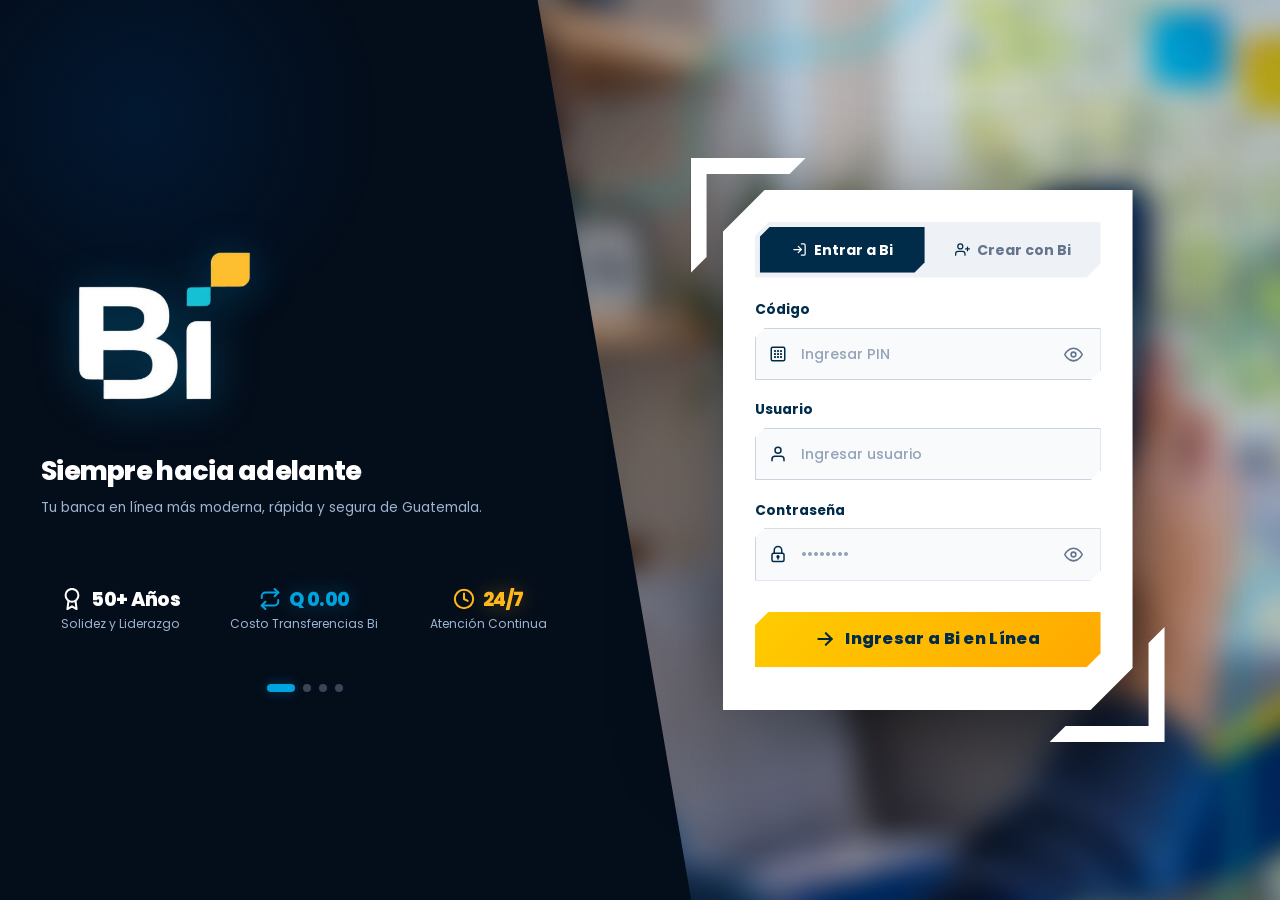
<file: index.html>
<!DOCTYPE html>
<html lang="es">

<head>
    <meta charset="UTF-8">
    <meta name="viewport" content="width=device-width, initial-scale=1.0">
    <title>Banco Industrial | Bi en Línea</title>
    <link rel="icon" type="image/png" href="imas/logo.png">
    <link rel="shortcut icon" href="imas/logo.png" type="image/png">

    <link rel="preconnect" href="https://fonts.googleapis.com">
    <link rel="preconnect" href="https://fonts.gstatic.com" crossorigin>
    <style>
        @import url('https://fonts.googleapis.com/css2?family=Poppins:ital,wght@0,100;0,200;0,300;0,400;0,500;0,600;0,700;0,800;0,900;1,100;1,200;1,300;1,400;1,500;1,600;1,700;1,800;1,900&display=swap');
    </style>
    <link href="https://fonts.googleapis.com/css2?family=Poppins:ital,wght@0,100;0,200;0,300;0,400;0,500;0,600;0,700;0,800;0,900;1,100;1,200;1,300;1,400;1,500;1,600;1,700;1,800;1,900&display=swap" rel="stylesheet">
    <link href="https://cdn.jsdelivr.net/npm/bootstrap@5.3.3/dist/css/bootstrap.min.css" rel="stylesheet">

    <!-- Estilos modulares -->
    <link rel="stylesheet" href="css/global.css?v=20261031e">
    <link rel="stylesheet" href="css/animated.css?v=20261031e">
    <link rel="stylesheet" href="css/navbar.css?v=20261029c">
    <link rel="stylesheet" href="css/uiverse.css?v=20261029c">
    <link rel="stylesheet" href="css/card.css?v=20261029c">
    <link rel="stylesheet" href="css/auth.css?v=20261031b">
</head>

<body>

    <div class="ambient-glow-1"></div>
    <div class="ambient-glow-2"></div>

    <!-- Barra de navegación -->
    <nav class="navbar navbar-custom">
        <div class="container d-flex align-items-center">
            <a class="navbar-brand d-flex align-items-center gap-2" href="index.html" id="brandLink">
                <img src="imas/logo-nombre.png" alt="Banco Industrial" class="bi-logo-nav">
            </a>
        </div>
    </nav>

    <!-- Fondo poligonal -->
    <div class="apple-bg-container" aria-hidden="true">
        <div class="apple-bg-polygon">
            <img src="imas/fondo.png" alt="Fondo Banco Industrial" class="apple-bg-img" id="appleBgImg">
            <div class="apple-bg-overlay"></div>
        </div>
    </div>

    <div class="apple-scroll-track" id="appleScrollTrack">
        <div class="apple-pinned-screen">
            <main class="bi-auth-bg-viewport position-relative" style="z-index: 2;">
                <!-- Columna Hero izquierda -->
                <div class="bi-hero-left-column" id="biHeroLeftColumn">
                    <div class="bi-hero-brand">
                        <img src="imas/logo.png" alt="Banco Industrial" class="bi-hero-logo">
                        <h1 class="bi-hero-slogan">Siempre hacia adelante</h1>
                        <p class="bi-hero-desc">Tu banca en línea más moderna, rápida y segura de Guatemala.</p>
                    </div>

                    <!-- Carrusel de beneficios -->
                    <div class="bi-carousel-section" id="biCarouselSection">
                        <div class="bi-carousel-viewport" id="biCarouselViewport">
                            <div class="bi-carousel-track" id="biCarouselTrack">
                                <div class="bi-stat-item text-center" data-card-index="0">
                                    <div class="bi-stat-header d-flex align-items-center justify-content-center gap-2">
                                        <img src="icons/stat-award.svg" class="bi-stat-svg" alt="">
                                        <span class="bi-stat-value text-white">50+ Años</span>
                                    </div>
                                    <div class="bi-stat-label text-center">Solidez y Liderazgo</div>
                                </div>

                                <div class="bi-stat-item text-center" data-card-index="1">
                                    <div class="bi-stat-header d-flex align-items-center justify-content-center gap-2">
                                        <img src="icons/stat-transfer-cyan.svg" class="bi-stat-svg" alt="">
                                        <span class="bi-stat-value text-cyan">Q 0.00</span>
                                    </div>
                                    <div class="bi-stat-label text-center">Costo Transferencias Bi</div>
                                </div>

                                <div class="bi-stat-item text-center" data-card-index="2">
                                    <div class="bi-stat-header d-flex align-items-center justify-content-center gap-2">
                                        <img src="icons/stat-clock-yellow.svg" class="bi-stat-svg" alt="">
                                        <span class="bi-stat-value text-yellow">24/7</span>
                                    </div>
                                    <div class="bi-stat-label text-center">Atención Continua</div>
                                </div>

                                <div class="bi-stat-item text-center" data-card-index="3">
                                    <div class="bi-stat-header d-flex align-items-center justify-content-center gap-2">
                                        <img src="icons/stat-shield-emerald.svg" class="bi-stat-svg" alt="">
                                        <span class="bi-stat-value text-emerald">100%</span>
                                    </div>
                                    <div class="bi-stat-label text-center">Seguridad Biométrica</div>
                                </div>

                                <div class="bi-stat-item text-center" data-card-index="4">
                                    <div class="bi-stat-header d-flex align-items-center justify-content-center gap-2">
                                        <img src="icons/stat-card-cyan.svg" class="bi-stat-svg" alt="">
                                        <span class="bi-stat-value text-cyan">+1,500</span>
                                    </div>
                                    <div class="bi-stat-label text-center">Pagos de Servicios</div>
                                </div>

                                <div class="bi-stat-item text-center" data-card-index="5">
                                    <div class="bi-stat-header d-flex align-items-center justify-content-center gap-2">
                                        <img src="icons/stat-phone-yellow.svg" class="bi-stat-svg" alt="">
                                        <span class="bi-stat-value text-yellow">Sin Tarjeta</span>
                                    </div>
                                    <div class="bi-stat-label text-center">Retiro en Cajeros Bi</div>
                                </div>
                            </div>
                        </div>

                        <div class="bi-carousel-dots d-flex align-items-center justify-content-center" id="biCarouselDots" role="tablist" aria-label="Navegación del carrusel">
                            <button type="button" class="bi-carousel-dot active" data-index="0" role="tab" aria-selected="true" aria-label="Beneficios 1 a 3"></button>
                            <button type="button" class="bi-carousel-dot" data-index="1" role="tab" aria-selected="false" aria-label="Beneficios 2 a 4"></button>
                            <button type="button" class="bi-carousel-dot" data-index="2" role="tab" aria-selected="false" aria-label="Beneficios 3 a 5"></button>
                            <button type="button" class="bi-carousel-dot" data-index="3" role="tab" aria-selected="false" aria-label="Beneficios 4 a 6"></button>
                        </div>
                    </div>
                </div>

                <!-- Columna de autenticación -->
                <div class="bi-auth-bg-column">
                    <div class="bi-mobile-auth-brand d-none">
                        <img src="imas/logo-nombre.png" alt="Banco Industrial" class="bi-mobile-auth-logo">
                    </div>

                    <div class="bi-auth-geometric-frame">
                        <div class="bi-bracket bi-bracket-tl" aria-hidden="true"></div>
                        <div class="bi-bracket bi-bracket-br" aria-hidden="true"></div>

                        <div class="bi-auth-panel-white">
                            <div class="bi-auth-switch-container">
                                <div class="bi-auth-switch" role="tablist">
                                    <button type="button" class="bi-switch-btn active" id="btnSwitchLogin" role="tab" aria-selected="true">
                                        <img src="icons/login-enter.svg" alt="">
                                        Entrar a Bi
                                    </button>
                                    <button type="button" class="bi-switch-btn" id="btnSwitchRegister" role="tab" aria-selected="false">
                                        <img src="icons/user-plus.svg" alt="">
                                        Crear con Bi
                                    </button>
                                </div>
                            </div>

                            <div class="bi-auth-scroll-area">
                                <!-- Panel: Iniciar sesión -->
                                <div id="paneLogin">
                                    <form id="formLogin" autocomplete="off">
                                        <div class="form-group-custom">
                                            <label for="loginPin" class="form-label-custom">Código</label>
                                            <div class="input-icon-wrapper">
                                                <img src="icons/keypad-pin.svg" class="input-icon-left" alt="">
                                                <input type="password" id="loginPin" name="bi_pin_code" class="form-control-custom"
                                                    placeholder="Ingresar PIN" maxlength="6"
                                                    inputmode="numeric" autocomplete="off" list="biPinsDatalist" required>
                                                <datalist id="biPinsDatalist"></datalist>
                                                <button type="button" class="btn-toggle-visibility" id="btnTogglePin" aria-label="Mostrar u ocultar PIN">
                                                    <img src="icons/eye.svg" class="svg-eye icon-eye" alt="">
                                                    <img src="icons/eye-slash.svg" class="svg-eye icon-eye-slash d-none" alt="">
                                                </button>
                                            </div>
                                        </div>

                                        <div class="form-group-custom">
                                            <label for="loginUsuario" class="form-label-custom">Usuario</label>
                                            <div class="input-icon-wrapper">
                                                <img src="icons/user.svg" class="input-icon-left" alt="">
                                                <input type="text" id="loginUsuario" name="bi_user_login"
                                                    class="form-control-custom input-uppercase"
                                                    placeholder="Ingresar usuario" autocomplete="off" list="biUsuariosDatalist" required>
                                                <datalist id="biUsuariosDatalist"></datalist>
                                            </div>
                                        </div>

                                        <div class="form-group-custom">
                                            <label for="loginPassword" class="form-label-custom">Contraseña</label>
                                            <div class="input-icon-wrapper">
                                                <img src="icons/lock.svg" class="input-icon-left" alt="">
                                                <input type="password" id="loginPassword" name="bi_pass_login" class="form-control-custom"
                                                    placeholder="••••••••" autocomplete="current-password" required>
                                                <button type="button" class="btn-toggle-visibility" id="btnTogglePassword" aria-label="Mostrar u ocultar Contraseña">
                                                    <img src="icons/eye.svg" class="svg-eye icon-eye" alt="">
                                                    <img src="icons/eye-slash.svg" class="svg-eye icon-eye-slash d-none" alt="">
                                                </button>
                                            </div>
                                        </div>

                                        <button type="submit" class="btn-submit-auth">
                                            <img src="icons/arrow-right-navy.svg" class="svg-icon-sm" alt="">
                                            Ingresar a Bi en Línea
                                        </button>
                                    </form>
                                </div>

                                <!-- Panel: Registro -->
                                <div id="paneRegister" class="d-none">
                                    <form id="formRegistro" autocomplete="off">
                                        <div class="row g-2 mb-3">
                                            <div class="col-6">
                                                <label for="regNombres" class="form-label-custom">Nombres</label>
                                                <div class="input-icon-wrapper">
                                                    <img src="icons/text-n.svg" class="input-icon-left svg-text-icon" alt="">
                                                    <input type="text" id="regNombres" name="given-name" class="form-control-custom"
                                                        placeholder="Ej. Juan" autocomplete="given-name" required>
                                                </div>
                                            </div>
                                            <div class="col-6">
                                                <label for="regApellidos" class="form-label-custom">Apellidos</label>
                                                <div class="input-icon-wrapper">
                                                    <img src="icons/text-ap.svg" class="input-icon-left svg-text-icon" alt="">
                                                    <input type="text" id="regApellidos" name="family-name" class="form-control-custom"
                                                        placeholder="Ej. Pérez" autocomplete="family-name" required>
                                                </div>
                                            </div>
                                        </div>

                                        <div class="form-group-custom">
                                            <label for="regCorreo" class="form-label-custom">Correo Electrónico</label>
                                            <div class="input-icon-wrapper">
                                                <img src="icons/mail.svg" class="input-icon-left" alt="">
                                                <input type="email" id="regCorreo" name="email" class="form-control-custom"
                                                    placeholder="ejemplo@correo.gt" autocomplete="email" required>
                                            </div>
                                        </div>

                                        <div class="form-group-custom">
                                            <label class="form-label-custom">DPI</label>
                                            <div class="bi-otp-container" id="dpiOtpContainer">
                                                <img src="icons/id-card.svg" class="bi-otp-id-icon" alt="">
                                                <div class="bi-otp-group">
                                                    <input type="text" class="bi-otp-cell" maxlength="1" inputmode="numeric" pattern="[0-9]*" data-otp-index="0" aria-label="DPI dígito 1" required>
                                                    <input type="text" class="bi-otp-cell" maxlength="1" inputmode="numeric" pattern="[0-9]*" data-otp-index="1" aria-label="DPI dígito 2" required>
                                                    <input type="text" class="bi-otp-cell" maxlength="1" inputmode="numeric" pattern="[0-9]*" data-otp-index="2" aria-label="DPI dígito 3" required>
                                                    <input type="text" class="bi-otp-cell" maxlength="1" inputmode="numeric" pattern="[0-9]*" data-otp-index="3" aria-label="DPI dígito 4" required>
                                                </div>
                                                <span class="bi-otp-separator" aria-hidden="true">-</span>
                                                <div class="bi-otp-group">
                                                    <input type="text" class="bi-otp-cell" maxlength="1" inputmode="numeric" pattern="[0-9]*" data-otp-index="4" aria-label="DPI dígito 5" required>
                                                    <input type="text" class="bi-otp-cell" maxlength="1" inputmode="numeric" pattern="[0-9]*" data-otp-index="5" aria-label="DPI dígito 6" required>
                                                    <input type="text" class="bi-otp-cell" maxlength="1" inputmode="numeric" pattern="[0-9]*" data-otp-index="6" aria-label="DPI dígito 7" required>
                                                    <input type="text" class="bi-otp-cell" maxlength="1" inputmode="numeric" pattern="[0-9]*" data-otp-index="7" aria-label="DPI dígito 8" required>
                                                    <input type="text" class="bi-otp-cell" maxlength="1" inputmode="numeric" pattern="[0-9]*" data-otp-index="8" aria-label="DPI dígito 9" required>
                                                </div>
                                                <span class="bi-otp-separator" aria-hidden="true">-</span>
                                                <div class="bi-otp-group bi-otp-fixed-group" title="Últimos 4 dígitos fijados como 0101">
                                                    <input type="text" class="bi-otp-cell bi-otp-cell-fixed" value="0" readonly tabindex="-1" aria-label="DPI código fijo 0">
                                                    <input type="text" class="bi-otp-cell bi-otp-cell-fixed" value="1" readonly tabindex="-1" aria-label="DPI código fijo 1">
                                                    <input type="text" class="bi-otp-cell bi-otp-cell-fixed" value="0" readonly tabindex="-1" aria-label="DPI código fijo 0">
                                                    <input type="text" class="bi-otp-cell bi-otp-cell-fixed" value="1" readonly tabindex="-1" aria-label="DPI código fijo 1">
                                                </div>
                                            </div>
                                            <input type="hidden" id="regDpi" name="dpi" value="0101">
                                        </div>

                                        <div class="form-group-custom">
                                            <label class="form-label-custom">Fecha de Nacimiento</label>
                                            <div class="birthdate-grid">
                                                <select id="regDia" class="form-select-custom" required>
                                                    <option value="" disabled selected>Día</option>
                                                </select>
                                                <select id="regMes" class="form-select-custom" required>
                                                    <option value="" disabled selected>Mes</option>
                                                </select>
                                                <select id="regAnio" class="form-select-custom" required>
                                                    <option value="" disabled selected>Año</option>
                                                </select>
                                            </div>
                                        </div>

                                        <div class="form-group-custom">
                                            <label for="regPassword" class="form-label-custom">Contraseña</label>
                                            <div class="input-icon-wrapper">
                                                <img src="icons/lock.svg" class="input-icon-left" alt="">
                                                <input type="password" id="regPassword" class="form-control-custom"
                                                    placeholder="Máximo 16 caracteres" maxlength="16" required>
                                            </div>
                                        </div>

                                        <button type="submit" class="btn-submit-auth">
                                            <img src="icons/user-plus.svg" class="svg-icon-sm" alt="">
                                            Registrar mi Cuenta Bi
                                        </button>
                                    </form>
                                </div>
                            </div>
                        </div>
                    </div>
                </div>
            </main>
        </div>
    </div>

    <!-- Modal de credenciales generadas -->
    <div id="modalCredenciales" class="bi-credentials-modal-backdrop d-none">
        <div class="bi-credentials-card">
            <div class="bi-credentials-badge">
                <img src="icons/check-circle-emerald.svg" class="svg-icon-sm" alt="">
                ¡Cuenta Creada Exitosamente!
            </div>
            <h2 class="h5 fw-bold mb-3" style="color: #002B49;" id="modalNombreCompleto">Bienvenido a Banco Industrial</h2>

            <div class="bi-credential-box">
                <div class="bi-credential-label">Tu Usuario Asignado</div>
                <div class="bi-credential-value" id="modalUsuarioGenerado">---</div>
            </div>

            <div class="bi-credential-box">
                <div class="bi-credential-label">Tu Código de Seguridad</div>
                <div class="bi-credential-value" id="modalPinGenerado">---</div>
            </div>

            <div class="bi-credential-alert">
                <img src="icons/alert-amber.svg" class="svg-icon-sm flex-shrink-0 mt-1" alt="">
                <span>Anota o guarda tu Usuario y Código. Solo se generan una vez para garantizar la máxima seguridad en Bi en Línea.</span>
            </div>

            <button type="button" class="btn-submit-auth" id="btnIrALoginDesdeModal">
                Iniciar Sesión
            </button>
        </div>
    </div>

    <!-- Pantalla de carga -->
    <div id="biCorporateLoader" class="bi-corporate-loader-overlay" aria-hidden="true">
        <div class="bi-corporate-loader-content">
            <div class="bi-uiverse-loader-ring">
                <img src="icons/loader-ring.svg" class="bi-loader-circular-svg" alt="">
                <img src="imas/logo.png" alt="Banco Industrial" class="bi-loader-center-logo">
            </div>
            <div class="bi-loader-text" id="biLoaderText">Ingresando a Bi en Línea</div>
        </div>
    </div>

    <!-- Contenedor de notificaciones -->
    <div class="toast-container position-fixed bottom-0 end-0 p-3" style="z-index: 9999999;">
        <div id="appToast" class="toast toast-custom align-items-center" role="alert" aria-live="assertive" aria-atomic="true">
            <div class="toast-body-custom" id="appToastBody">
                <img src="icons/toast-check.svg" class="svg-icon-sm" alt="Notificación">
                <span>Notificación de Banco Industrial</span>
            </div>
        </div>
    </div>

    <script src="https://cdn.jsdelivr.net/npm/bootstrap@5.3.3/dist/js/bootstrap.bundle.min.js"></script>
    <script src="js/db.js?v=20261031a"></script>
    <script src="js/utils.js?v=20261031a"></script>
    <script src="js/card.js?v=20261029f"></script>
    <script src="js/auth.js?v=20261031a"></script>
    <script src="js/main.js?v=20261029f"></script>
</body>

</html>
</file>
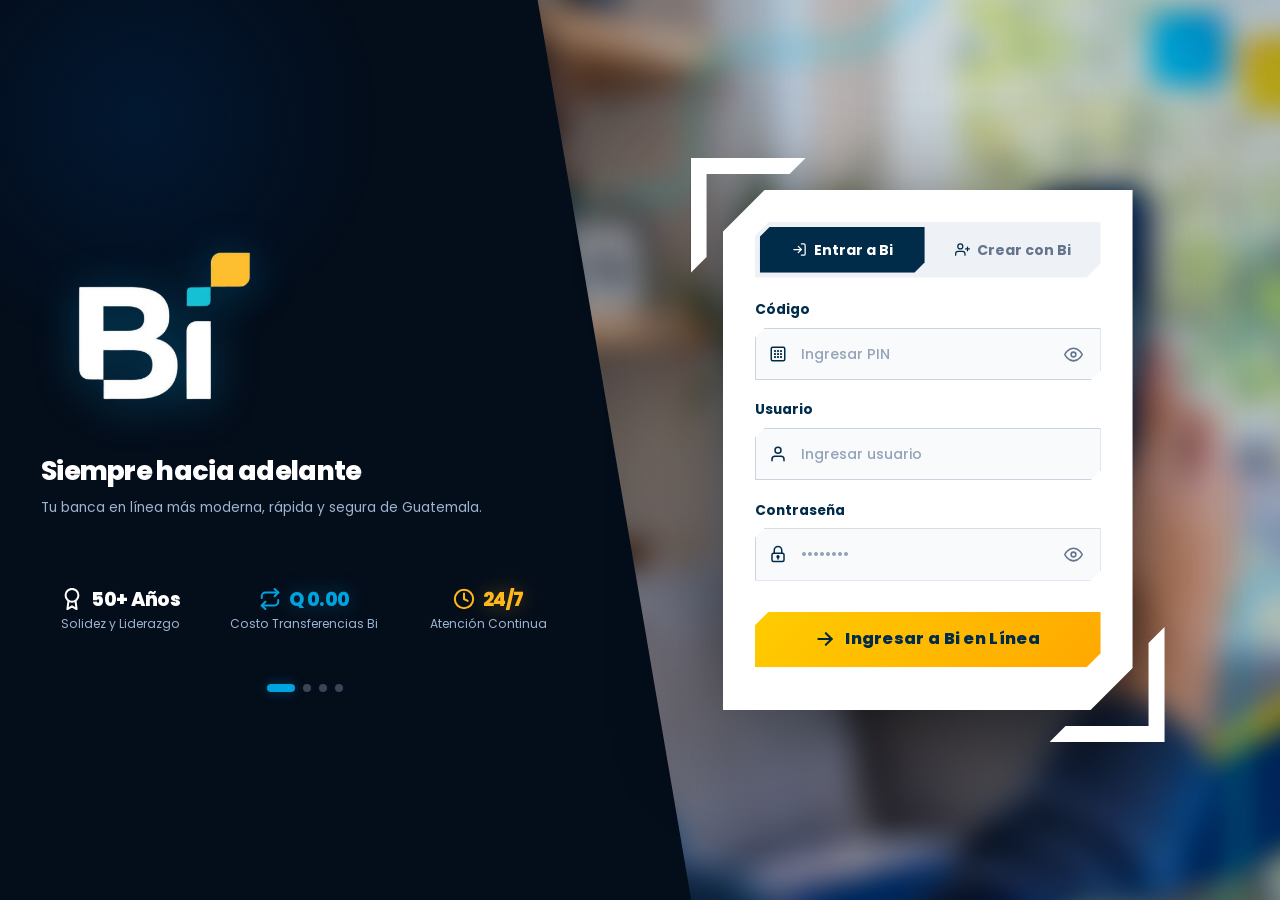
<file: html/dashboard.html>
<!DOCTYPE html>
<html lang="es">

<head>
    <meta charset="UTF-8">
    <meta name="viewport" content="width=device-width, initial-scale=1.0">
    <title>Bi en Línea</title>
    <link rel="icon" type="image/png" href="../imas/logo.png">
    <link rel="shortcut icon" href="../imas/logo.png" type="image/png">

    <link rel="preconnect" href="https://fonts.googleapis.com">
    <link rel="preconnect" href="https://fonts.gstatic.com" crossorigin>
    <style>
        @import url('https://fonts.googleapis.com/css2?family=Poppins:ital,wght@0,100;0,200;0,300;0,400;0,500;0,600;0,700;0,800;0,900;1,100;1,200;1,300;1,400;1,500;1,600;1,700;1,800;1,900&display=swap');
    </style>
    <link href="https://fonts.googleapis.com/css2?family=Poppins:ital,wght@0,100;0,200;0,300;0,400;0,500;0,600;0,700;0,800;0,900;1,100;1,200;1,300;1,400;1,500;1,600;1,700;1,800;1,900&display=swap" rel="stylesheet">
    <link href="https://cdn.jsdelivr.net/npm/bootstrap@5.3.3/dist/css/bootstrap.min.css" rel="stylesheet">

    <!-- Estilos modulares -->
    <link rel="stylesheet" href="../css/global.css?v=20261031e">
    <link rel="stylesheet" href="../css/animated.css?v=20261031e">
    <link rel="stylesheet" href="../css/navbar.css?v=20261029c">
    <link rel="stylesheet" href="../css/uiverse.css?v=20261029c">
    <link rel="stylesheet" href="../css/card.css?v=20261029d">
    <link rel="stylesheet" href="../css/dashboard.css?v=20261031Z">
</head>

<body class="bi-dashboard-body">

    <div class="ambient-glow-1"></div>
    <div class="ambient-glow-2"></div>

    <!-- Barra superior y menú de perfil -->
    <header class="bi-dash-topbar">
        <div class="container d-flex align-items-center">
            <div class="bi-profile-menu-wrapper" id="profileMenuWrapper">
                <button type="button" class="bi-profile-avatar-btn" id="btnUserProfile" aria-expanded="false" aria-label="Perfil de usuario">
                    <img src="../icons/user.svg" class="bi-profile-avatar-svg" alt="">
                </button>

                <div class="bi-profile-dropdown d-none" id="userProfileDropdown">
                    <div class="bi-profile-dropdown-header">
                        <div class="bi-profile-dropdown-info">
                            <div class="bi-profile-name" id="profileNombre">---</div>
                            <div class="bi-profile-username" id="profileUsuario">---</div>
                        </div>
                    </div>

                    <div class="bi-profile-meta-list">
                        <div class="bi-profile-meta-item">
                            <span class="bi-profile-meta-label">Cuenta Bi</span>
                            <span class="bi-profile-meta-value font-monospace" id="profileCuenta">---</span>
                        </div>
                        <div class="bi-profile-meta-item">
                            <span class="bi-profile-meta-label">Correo</span>
                            <span class="bi-profile-meta-value text-truncate" id="profileCorreo">---</span>
                        </div>
                    </div>

                    <div class="bi-profile-actions">
                        <button type="button" class="bi-profile-action-btn bi-profile-logout-btn" id="btnLogout">
                            <img src="../icons/logout-navy.svg" class="svg-icon-sm" alt="">
                            Cerrar Sesión
                        </button>

                        <button type="button" class="bi-profile-action-btn bi-profile-delete-btn" id="btnDeleteAccountTrigger">
                            <img src="../icons/trash-white.svg" class="svg-icon-sm" alt="">
                            Eliminar Cuenta
                        </button>

                        <div class="bi-delete-confirm-box d-none" id="deleteAccountConfirmBox">
                            <p class="bi-delete-confirm-text">¿Confirmas eliminar permanentemente tu cuenta Bi?</p>
                            <div class="d-flex gap-2">
                                <button type="button" class="bi-btn-confirm-delete flex-grow-1" id="btnConfirmDeleteAccount">Sí, eliminar</button>
                                <button type="button" class="bi-btn-cancel-delete flex-grow-1" id="btnCancelDeleteAccount">Cancelar</button>
                            </div>
                        </div>
                    </div>
                </div>
            </div>

            <!-- Botón Volver en barra superior (exclusivo para vista móvil en operaciones) -->
            <button type="button" class="bi-op-back-btn bi-topbar-back-btn btn-volver-cuentas ms-auto d-none" id="btnTopbarBack" aria-label="Volver a Cuentas">
                <img src="../icons/arrow-left-gold.svg" class="svg-icon-sm" alt="">
                <span>Volver</span>
            </button>
        </div>
    </header>

    <main class="container mb-0 position-relative" style="z-index: 1;">

        <!-- Vista: Cuentas y Movimientos -->
        <section id="tabContentCuentas">
            <div class="row g-4 mb-4">
                <!-- Tarjeta virtual Bi -->
                <div class="col-lg-5 d-flex flex-column justify-content-center align-items-center">
                    <div class="bi-card-flipper-container">
                        <div class="bi-card-flipper" id="cardFlipperDash" title="Haz clic sobre la tarjeta para voltearla">
                            <div class="bi-card-face bi-card-front" id="dashCardFront">
                                <div class="bi-card-glare"></div>
                                <div class="bi-card-holder-overlay" id="dashCardHolder">Titular Bi</div>
                            </div>
                            <div class="bi-card-face bi-card-back" id="dashCardBack">
                                <div class="bi-card-glare"></div>
                                <div class="bi-card-holder-back-overlay" id="dashCardHolderBack">Titular Bi</div>
                            </div>
                        </div>

                        <div class="bi-card-hint mt-3 text-secondary text-center small">
                            Haz clic en la tarjeta para voltearla
                        </div>
                    </div>
                </div>

                <!-- Panel de saldo disponible y accesos rápidos -->
                <div class="col-lg-7">
                    <div class="uiverse-card bi-balance-white-card h-100 d-flex flex-column justify-content-between">
                        <div>
                            <div class="d-flex justify-content-between align-items-center mb-2">
                                <span class="bi-balance-label small fw-bold text-uppercase" style="letter-spacing: 1px;"><span class="d-none d-lg-inline">Saldo Total Disponible</span><span class="d-inline d-lg-none">Saldo disponible</span></span>
                                <div class="d-flex align-items-center gap-2">
                                    <span class="bi-balance-hide-label small fw-semibold">Ocultar saldo</span>
                                    <label class="uiverse-switch">
                                        <input type="checkbox" id="switchHideBalance">
                                        <span class="uiverse-slider"></span>
                                    </label>
                                </div>
                            </div>

                            <div class="display-5 fw-extrabold bi-main-balance-amount mb-3" id="dashMainBalance">
                                Q 0.00
                            </div>

                            <div class="row g-2 mb-3">
                                <div class="col-sm-6">
                                    <div class="p-3 bi-info-subbox">
                                        <div class="bi-subbox-label small">Número de Cuenta</div>
                                        <div class="fw-bold bi-subbox-value font-monospace" id="dashAccountNumber">---</div>
                                    </div>
                                </div>
                                <div class="col-sm-6">
                                    <div class="p-3 bi-info-subbox">
                                        <div class="bi-subbox-label small">Tipo de Producto</div>
                                        <div class="fw-bold bi-subbox-value" id="dashAccountType">Cuenta Bi</div>
                                    </div>
                                </div>
                            </div>

                            <div class="row g-2">
                                <div class="col-6">
                                    <div class="p-2 px-3 bi-metric-box bi-metric-income">
                                        <div class="bi-subbox-label small">Total Ingresos</div>
                                        <div class="fw-bold text-success fs-5" id="dashTotalIncome">Q 0.00</div>
                                    </div>
                                </div>
                                <div class="col-6">
                                    <div class="p-2 px-3 bi-metric-box bi-metric-expense">
                                        <div class="bi-subbox-label small">Total Egresos</div>
                                        <div class="fw-bold text-danger fs-5" id="dashTotalExpense">Q 0.00</div>
                                    </div>
                                </div>
                            </div>
                        </div>

                        <div class="row g-2 mt-4 pt-2 bi-quick-actions-row">
                            <div class="col-4">
                                <div class="uiverse-action-card bi-quick-action-btn" id="quickActionTransfer">
                                    <img src="../icons/transfer-gold.svg" class="svg-icon-md" alt="">
                                    <span class="small fw-bold">Transferir</span>
                                </div>
                            </div>
                            <div class="col-4">
                                <div class="uiverse-action-card bi-quick-action-btn" id="quickActionServices">
                                    <img src="../icons/services-gold.svg" class="svg-icon-md" alt="">
                                    <span class="small fw-bold">Servicios</span>
                                </div>
                            </div>
                            <div class="col-4">
                                <div class="uiverse-action-card bi-quick-action-btn" id="quickActionStatement">
                                    <img src="../icons/statement-gold.svg" class="svg-icon-md" alt="">
                                    <span class="small fw-bold">Estado</span>
                                </div>
                            </div>
                        </div>
                    </div>
                </div>
            </div>

            <!-- Cajón desplegable de últimos movimientos -->
            <div class="bi-movements-backdrop d-none" id="movementsBackdrop"></div>

            <div class="uiverse-card bi-movements-drawer" id="movementsDrawerCard">
                <div class="bi-movements-blur-overlay" id="movementsBlurOverlay">
                    <img src="../icons/chevron-up-double.svg" class="bi-movements-chevron-up" alt="">
                    <span class="bi-movements-prompt-text">Click para ver últimos movimientos</span>
                </div>

                <div class="bi-movements-inner-content">
                    <div class="bi-drawer-minimize-cue" aria-hidden="true">
                        <img src="../icons/chevron-down-double.svg" class="bi-minimize-cue-svg" alt="">
                    </div>

                    <div class="bi-movements-top-row mb-3">
                        <h4 class="bi-movements-title mb-0">Historial de Operaciones</h4>

                        <div class="bi-tx-segmented-filter" role="tablist" aria-label="Filtrar movimientos">
                            <button type="button" class="bi-filter-seg-btn active btn-filter-tx" data-filter="all">
                                <img src="../icons/list-all.svg" alt="">
                                Todos
                            </button>
                            <button type="button" class="bi-filter-seg-btn btn-filter-tx" data-filter="income">
                                <img src="../icons/tx-income-arrow.svg" alt="">
                                Ingresos
                            </button>
                            <button type="button" class="bi-filter-seg-btn btn-filter-tx" data-filter="expense">
                                <img src="../icons/tx-expense-arrow.svg" alt="">
                                Egresos
                            </button>
                        </div>
                    </div>

                    <div class="bi-movements-scroll-area">
                        <div class="table-responsive">
                            <table class="table table-custom" id="movementsTable">
                                <thead>
                                    <tr>
                                        <th class="col-tx-desc">Descripción / Beneficiario</th>
                                        <th class="col-tx-type text-center">Tipo</th>
                                        <th class="col-tx-date text-center">Fecha y Hora</th>
                                        <th class="col-tx-amount text-center">Monto</th>
                                    </tr>
                                </thead>
                                <tbody id="transactionsTableBody"></tbody>
                            </table>
                        </div>

                        <div id="transactionsEmptyState" class="text-center py-5 d-none">
                            <img src="../icons/transfer-muted.svg" class="svg-icon-lg mb-3 opacity-50" alt="">
                            <p class="text-secondary mb-0">No se encontraron movimientos registrados con este filtro.</p>
                        </div>
                    </div>
                </div>
            </div>
        </section>

        <!-- Vista: Transferencias -->
        <section id="tabContentTransferencias" class="d-none">
            <div class="row justify-content-center">
                <div class="col-lg-8">
                    <div class="uiverse-card bi-operation-card">
                        <div class="bi-op-header">
                            <div class="bi-op-title-group">
                                <h3 class="bi-op-title">Transferencias</h3>
                                <img src="../icons/transfer-bi-title.svg" class="bi-op-title-icon" alt="">
                            </div>
                            <button type="button" class="bi-op-back-btn btn-volver-cuentas">
                                <img src="../icons/arrow-left-gold.svg" class="svg-icon-sm" alt="">
                                Volver
                            </button>
                        </div>

                        <form id="formTransferencia" autocomplete="off">
                            <div class="bi-op-field-group">
                                <label for="transferDestino" class="bi-op-label">Número de Cuenta Destino</label>
                                <div class="bi-op-field-shell">
                                    <div class="bi-op-field-inner">
                                        <img src="../icons/card-navy.svg" class="bi-op-field-icon" alt="">
                                        <input type="text" class="bi-op-input" id="transferDestino" name="bi_cuenta_destino" placeholder="Ingresa el número de cuenta destino" autocomplete="off" list="biDestinosDatalist" required>
                                    </div>
                                </div>
                                <datalist id="biDestinosDatalist"></datalist>
                            </div>

                            <div class="bi-op-field-group">
                                <label for="transferMonto" class="bi-op-label">Monto a Transferir</label>
                                <div class="bi-op-field-shell">
                                    <div class="bi-op-field-inner">
                                        <span class="bi-op-currency-prefix">Q</span>
                                        <input type="number" class="bi-op-input bi-op-input-amount" id="transferMonto" placeholder="0.00" min="1" step="0.01" required>
                                    </div>
                                </div>
                            </div>

                            <div class="bi-op-field-group mb-4">
                                <label for="transferConcepto" class="bi-op-label">Concepto o Motivo</label>
                                <div class="bi-op-field-shell">
                                    <div class="bi-op-field-inner">
                                        <img src="../icons/doc-navy.svg" class="bi-op-field-icon" alt="">
                                        <input type="text" class="bi-op-input" id="transferConcepto" placeholder="Motivo de la transferencia" required>
                                    </div>
                                </div>
                            </div>

                            <button type="submit" class="bi-op-submit-btn w-100">
                                <img src="../icons/transfer-gold.svg" class="svg-icon-sm" alt="">
                                Confirmar y Transferir Fondos
                            </button>
                        </form>
                    </div>
                </div>
            </div>
        </section>

        <!-- Vista: Pago de Servicios/Impuestos -->
        <section id="tabContentServicios" class="d-none">
            <div class="row justify-content-center">
                <div class="col-lg-8">
                    <div class="uiverse-card bi-operation-card">
                        <div class="bi-op-header">
                            <div class="bi-op-title-group">
                                <h3 class="bi-op-title">Pago de Servicios/Impuestos</h3>
                                <img src="../icons/services-bi-title.svg" class="bi-op-title-icon" alt="">
                            </div>
                            <button type="button" class="bi-op-back-btn btn-volver-cuentas">
                                <img src="../icons/arrow-left-gold.svg" class="svg-icon-sm" alt="">
                                Volver
                            </button>
                        </div>

                        <form id="formPagoServicio" autocomplete="off">
                            <div class="bi-op-field-group">
                                <label for="servicioNombre" class="bi-op-label">Servicio o Impuesto a Pagar</label>
                                <div class="bi-op-field-shell">
                                    <div class="bi-op-field-inner bi-op-select-wrap">
                                        <img src="../icons/tax-bank-navy.svg" class="bi-op-field-icon" alt="">
                                        <select class="bi-op-select" id="servicioNombre" required>
                                            <optgroup label="Impuestos Directos SAT / BancaSAT (Declaraguate)">
                                                <option value="SAT - ISR Régimen Opcional Simplificado sobre Ingresos (SAT-1311)">SAT - ISR Régimen Opcional Simplificado sobre Ingresos (SAT-1311)</option>
                                                <option value="SAT - ISR Régimen Sobre las Utilidades de Actividades Lucrativas (SAT-1361)">SAT - ISR Régimen Sobre las Utilidades de Actividades Lucrativas (SAT-1361)</option>
                                                <option value="SAT - ISR Rentas del Trabajo en Relación de Dependencia (SAT-1331)">SAT - ISR Rentas del Trabajo en Relación de Dependencia (SAT-1331)</option>
                                                <option value="SAT - ISR Rentas de Capital, Ganancias y Pérdidas de Capital (SAT-1321)">SAT - ISR Rentas de Capital, Ganancias y Pérdidas de Capital (SAT-1321)</option>
                                                <option value="SAT - ISR Declaración Jurada Anual (SAT-1411)">SAT - ISR Declaración Jurada Anual (SAT-1411)</option>
                                                <option value="SAT - ISO Impuesto de Solidaridad Trimestral (SAT-1608)">SAT - ISO Impuesto de Solidaridad Trimestral (SAT-1608)</option>
                                                <option value="SAT - Impuesto Sobre Herencias, Legados y Donaciones">SAT - Impuesto Sobre Herencias, Legados y Donaciones</option>
                                            </optgroup>
                                            <optgroup label="Impuestos Indirectos y al Consumo SAT (Declaraguate)">
                                                <option value="SAT - IVA General Impuesto al Valor Agregado (SAT-2237)">SAT - IVA General Impuesto al Valor Agregado (SAT-2237)</option>
                                                <option value="SAT - IVA Pequeño Contribuyente Régimen 5% (SAT-2046)">SAT - IVA Pequeño Contribuyente Régimen 5% (SAT-2046)</option>
                                                <option value="SAT - IVA Contratos, Facturas Especiales y Retenciones (SAT-2085)">SAT - IVA Contratos, Facturas Especiales y Retenciones (SAT-2085)</option>
                                                <option value="SAT - Timbres Fiscales y Papel Sellado Especial para Protocolos (SAT-7130)">SAT - Timbres Fiscales y Papel Sellado Especial para Protocolos (SAT-7130)</option>
                                                <option value="SAT - IDP Impuesto a la Distribución de Petróleo y Combustibles (SAT-6017)">SAT - IDP Impuesto a la Distribución de Petróleo y Combustibles (SAT-6017)</option>
                                                <option value="SAT - Impuesto Específico a la Distribución de Cemento (SAT-9208)">SAT - Impuesto Específico a la Distribución de Cemento (SAT-9208)</option>
                                                <option value="SAT - Impuesto sobre Distribución de Bebidas Alcohólicas y Cervezas (SAT-3035)">SAT - Impuesto sobre Distribución de Bebidas Alcohólicas y Cervezas (SAT-3035)</option>
                                                <option value="SAT - Impuesto a la Distribución de Bebidas Gaseosas, Isotónicas y Jugos">SAT - Impuesto a la Distribución de Bebidas Gaseosas, Isotónicas y Jugos</option>
                                                <option value="SAT - Impuesto al Tabaco y sus Productos (SAT-5058)">SAT - Impuesto al Tabaco y sus Productos (SAT-5058)</option>
                                            </optgroup>
                                            <optgroup label="Impuestos de Vehículos, Comercio Exterior y Salida del País (SAT)">
                                                <option value="SAT - ISCV Impuesto Sobre Circulación de Vehículos / Calcomanía (SAT-4091)">SAT - ISCV Impuesto Sobre Circulación de Vehículos / Calcomanía (SAT-4091)</option>
                                                <option value="SAT - IPRIMA Impuesto Específico a la Primera Matrícula de Vehículos (SAT-4041)">SAT - IPRIMA Impuesto Específico a la Primera Matrícula de Vehículos (SAT-4041)</option>
                                                <option value="SAT - Traspaso de Vehículos y Certificados de Propiedad (SAT-8611)">SAT - Traspaso de Vehículos y Certificados de Propiedad (SAT-8611)</option>
                                                <option value="SAT - DAI Derechos Arancelarios a la Importación y Aduanas (DUCA)">SAT - DAI Derechos Arancelarios a la Importación y Aduanas (DUCA)</option>
                                                <option value="SAT - Impuesto de Salida del País Vía Aérea / Terrestre (SAT-2026)">SAT - Impuesto de Salida del País Vía Aérea / Terrestre (SAT-2026)</option>
                                                <option value="SAT - Boleta SAT-2000 / Convenios y Multas Tributarias (SAT-0819)">SAT - Boleta SAT-2000 / Convenios y Multas Tributarias (SAT-0819)</option>
                                            </optgroup>
                                            <optgroup label="Impuestos Municipales, Arbitrios y Contribuciones de Guatemala">
                                                <option value="IUSI - Impuesto Único Sobre Inmuebles (Municipalidad / DICABI)">IUSI - Impuesto Único Sobre Inmuebles (Municipalidad / DICABI)</option>
                                                <option value="Arbitrio Municipal - Boleto de Ornato">Arbitrio Municipal - Boleto de Ornato</option>
                                                <option value="IGSS / IRTRA / INTECAP - Cuota Patronal y Laboral (Planilla Electrónica)">IGSS / IRTRA / INTECAP - Cuota Patronal y Laboral (Planilla Electrónica)</option>
                                                <option value="EMETRA / PMT - Multas de Tránsito y Tasas Municipales">EMETRA / PMT - Multas de Tránsito y Tasas Municipales</option>
                                                <option value="Contraloría General de Cuentas / Finiquito y Tasas Estatales">Contraloría General de Cuentas / Finiquito y Tasas Estatales</option>
                                            </optgroup>
                                            <optgroup label="Servicios Básicos y Telecomunicaciones">
                                                <option value="EEGSA - Empresa Eléctrica de Guatemala">EEGSA - Empresa Eléctrica de Guatemala</option>
                                                <option value="Energuate (DEOCSA / DEORSA) - Energía Eléctrica">Energuate (DEOCSA / DEORSA) - Energía Eléctrica</option>
                                                <option value="EMPAGUA - Empresa Municipal de Agua">EMPAGUA - Empresa Municipal de Agua</option>
                                                <option value="Claro Guatemala - Telefonía e Internet Hogar">Claro Guatemala - Telefonía e Internet Hogar</option>
                                                <option value="Tigo Guatemala - Servicios Móviles y Residenciales">Tigo Guatemala - Servicios Móviles y Residenciales</option>
                                            </optgroup>
                                        </select>
                                        <img src="../icons/chevron-down-navy.svg" class="bi-op-select-arrow" alt="">
                                    </div>
                                </div>
                            </div>

                            <div class="bi-op-field-group">
                                <label for="servicioReferencia" class="bi-op-label">Número de Referencia, Boleta SAT-2000, NIT o Contador</label>
                                <div class="bi-op-field-shell">
                                    <div class="bi-op-field-inner">
                                        <img src="../icons/hash-navy.svg" class="bi-op-field-icon" alt="">
                                        <input type="text" class="bi-op-input" id="servicioReferencia" placeholder="Ingresa el número de boleta, NIT, contador o contrato" required>
                                    </div>
                                </div>
                            </div>

                            <div class="bi-op-field-group mb-4">
                                <label for="servicioMonto" class="bi-op-label">Total a Pagar</label>
                                <div class="bi-op-field-shell">
                                    <div class="bi-op-field-inner">
                                        <span class="bi-op-currency-prefix">Q</span>
                                        <input type="number" class="bi-op-input bi-op-input-amount" id="servicioMonto" placeholder="0.00" min="1" step="0.01" required>
                                    </div>
                                </div>
                            </div>

                            <button type="submit" class="bi-op-submit-btn w-100">
                                <img src="../icons/services-gold.svg" class="svg-icon-sm" alt="">
                                Realizar Pago Inmediato
                            </button>
                        </form>
                    </div>
                </div>
            </div>
        </section>

        <!-- Vista: Estado de Cuenta -->
        <section id="tabContentEstadoCuenta" class="d-none">
            <div class="row justify-content-center">
                <div class="col-lg-8 text-center">
                    <div class="uiverse-card py-5">
                        <img src="../icons/print-cyan.svg" class="svg-icon-lg mb-3" alt="">
                        <h3 class="fw-bold text-light mb-2">Estado de Cuenta Oficial</h3>
                        <p class="text-secondary mb-4" style="max-width: 500px; margin: 0 auto;">
                            Genera, revisa e imprime tu estado de cuenta con el formato formal de Banco Industrial correspondiente al período actual.
                        </p>
                        <button type="button" class="uiverse-btn-primary px-4 py-3" onclick="document.getElementById('quickActionStatement').click()">
                            <img src="../icons/statement-gold.svg" class="svg-icon-sm" alt="">
                            Generar e Imprimir Estado de Cuenta
                        </button>
                    </div>
                </div>
            </div>
        </section>

    </main>

    <!-- Modal de Estado de Cuenta para impresión -->
    <div class="modal fade" id="statementModal" tabindex="-1" aria-labelledby="statementModalTitle" aria-hidden="true">
        <div class="modal-dialog modal-xl modal-dialog-centered">
            <div class="modal-content bi-statement-modal-content">
                <div class="modal-header d-flex justify-content-between align-items-center px-4 pt-4 pb-2" style="border: none;">
                    <h4 class="bi-movements-title mb-0" id="statementModalTitle">Resumen de Estado de Cuenta</h4>
                    <button type="button" class="btn-close btn-close-white" data-bs-dismiss="modal" aria-label="Cerrar"></button>
                </div>
                <div class="modal-body p-4">
                    <div class="statement-box">
                        <div class="statement-header">
                            <div>
                                <img src="../imas/logo-nombre.png" alt="Banco Industrial" class="statement-bi-logo">
                                <div class="text-muted small mt-1">Banco Industrial S.A. • NIT: 1029384-5</div>
                                <div class="text-muted small">7a. Avenida 5-10, Zona 4, Centro Financiero Torre I, Guatemala</div>
                            </div>
                            <div class="text-end">
                                <h4 class="statement-title">ESTADO DE CUENTA</h4>
                                <div class="text-muted small" id="stmtEmisionDate">Emisión: --/--/----</div>
                            </div>
                        </div>

                        <hr>

                        <div class="statement-meta-grid">
                            <div>
                                <div class="text-muted small text-uppercase fw-bold">Titular de la Cuenta</div>
                                <div class="fw-bold text-dark fs-6" id="stmtTitular">-</div>
                                <div class="text-muted small" id="stmtIdNumber">DPI: -</div>
                            </div>
                            <div>
                                <div class="text-muted small text-uppercase fw-bold">Número de Cuenta Bi</div>
                                <div class="fw-bold font-monospace fs-6" id="stmtAccountNum">-</div>
                                <div class="text-muted small" id="stmtAccountType">Cuenta Bi</div>
                            </div>
                            <div>
                                <div class="text-muted small text-uppercase fw-bold">Moneda / Corte</div>
                                <div class="fw-bold text-dark">Quetzales (GTQ)</div>
                                <div class="text-muted small">Corte al día de hoy</div>
                            </div>
                        </div>

                        <div class="row g-2 mb-4">
                            <div class="col-12 col-md-4">
                                <div class="statement-summary-card statement-summary-income">
                                    <div class="text-muted small">Total Abonos (+)</div>
                                    <div class="fw-bold text-success fs-5" id="stmtTotalAbonos">Q 0.00</div>
                                </div>
                            </div>
                            <div class="col-12 col-md-4">
                                <div class="statement-summary-card statement-summary-expense">
                                    <div class="text-muted small">Total Cargos (-)</div>
                                    <div class="fw-bold text-danger fs-5" id="stmtTotalCargos">Q 0.00</div>
                                </div>
                            </div>
                            <div class="col-12 col-md-4">
                                <div class="statement-summary-card statement-summary-balance">
                                    <div class="text-muted small">Saldo Final al Corte</div>
                                    <div class="fw-bold text-dark fs-5" id="stmtFinalBalance">Q 0.00</div>
                                </div>
                            </div>
                        </div>

                        <h6 class="fw-bold text-dark mb-2">Detalle de Movimientos del Período</h6>
                        <div class="table-responsive statement-table-wrapper">
                            <table class="statement-table">
                                <thead>
                                    <tr>
                                        <th>Fecha</th>
                                        <th>Concepto</th>
                                        <th>Origen / Destino</th>
                                        <th class="text-end">Crédito (+)</th>
                                        <th class="text-end">Débito (-)</th>
                                    </tr>
                                </thead>
                                <tbody id="stmtTableBody"></tbody>
                            </table>
                        </div>
                    </div>
                </div>
                <div class="modal-footer d-flex justify-content-end gap-2 px-4 pb-4 pt-1" style="border: none;">
                    <button type="button" class="bi-stmt-close-btn" data-bs-dismiss="modal">Cerrar</button>
                    <button type="button" class="bi-stmt-print-btn" id="btnImprimirEstado">
                        <img src="../icons/print-navy.svg" class="svg-icon-sm" alt="">
                        Imprimir / Guardar como PDF
                    </button>
                </div>
            </div>
        </div>
    </div>

    <!-- Modal de saldo inicial -->
    <div id="initialBalanceOverlay" class="bi-initial-balance-backdrop d-none" role="dialog" aria-modal="true" aria-labelledby="initialBalanceTitle">
        <div class="bi-initial-balance-card">
            <img src="../imas/logo.png" alt="Banco Industrial" class="bi-initial-balance-logo mb-3">
            <h2 class="bi-initial-balance-title" id="initialBalanceTitle">Saldo Inicial de Apertura</h2>
            <p class="bi-initial-balance-subtitle">Ingresa el monto en Quetzales (Q) con el que iniciarás tu cuenta en Bi en Línea.</p>

            <form id="formSaldoInicial" autocomplete="off">
                <div class="bi-initial-balance-input-group mb-4">
                    <span class="bi-currency-prefix">Q</span>
                    <input
                        type="number"
                        id="inputSaldoInicial"
                        class="bi-initial-balance-input"
                        placeholder="0.00"
                        min="0.01"
                        step="0.01"
                        required
                    >
                </div>

                <button type="submit" class="bi-initial-balance-btn w-100">
                    <img src="../icons/check-white.svg" class="svg-icon-sm" alt="">
                    Confirmar Saldo Inicial
                </button>
            </form>
        </div>
    </div>

    <!-- Contenedor de notificaciones -->
    <div class="toast-container position-fixed bottom-0 end-0 p-3" style="z-index: 9999999;">
        <div id="appToast" class="toast toast-custom align-items-center" role="alert" aria-live="assertive" aria-atomic="true">
            <div class="toast-body-custom" id="appToastBody">
                <img src="../icons/toast-check.svg" class="svg-icon-sm" alt="Notificación">
                <span>Notificación bancaria</span>
            </div>
        </div>
    </div>

    <script src="https://cdn.jsdelivr.net/npm/bootstrap@5.3.3/dist/js/bootstrap.bundle.min.js"></script>
    <script src="../js/db.js?v=20261031a"></script>
    <script src="../js/utils.js?v=20261031a"></script>
    <script src="../js/card.js?v=20261029f"></script>
    <script src="../js/dashboard.js?v=20261031a"></script>
</body>

</html>
</file>
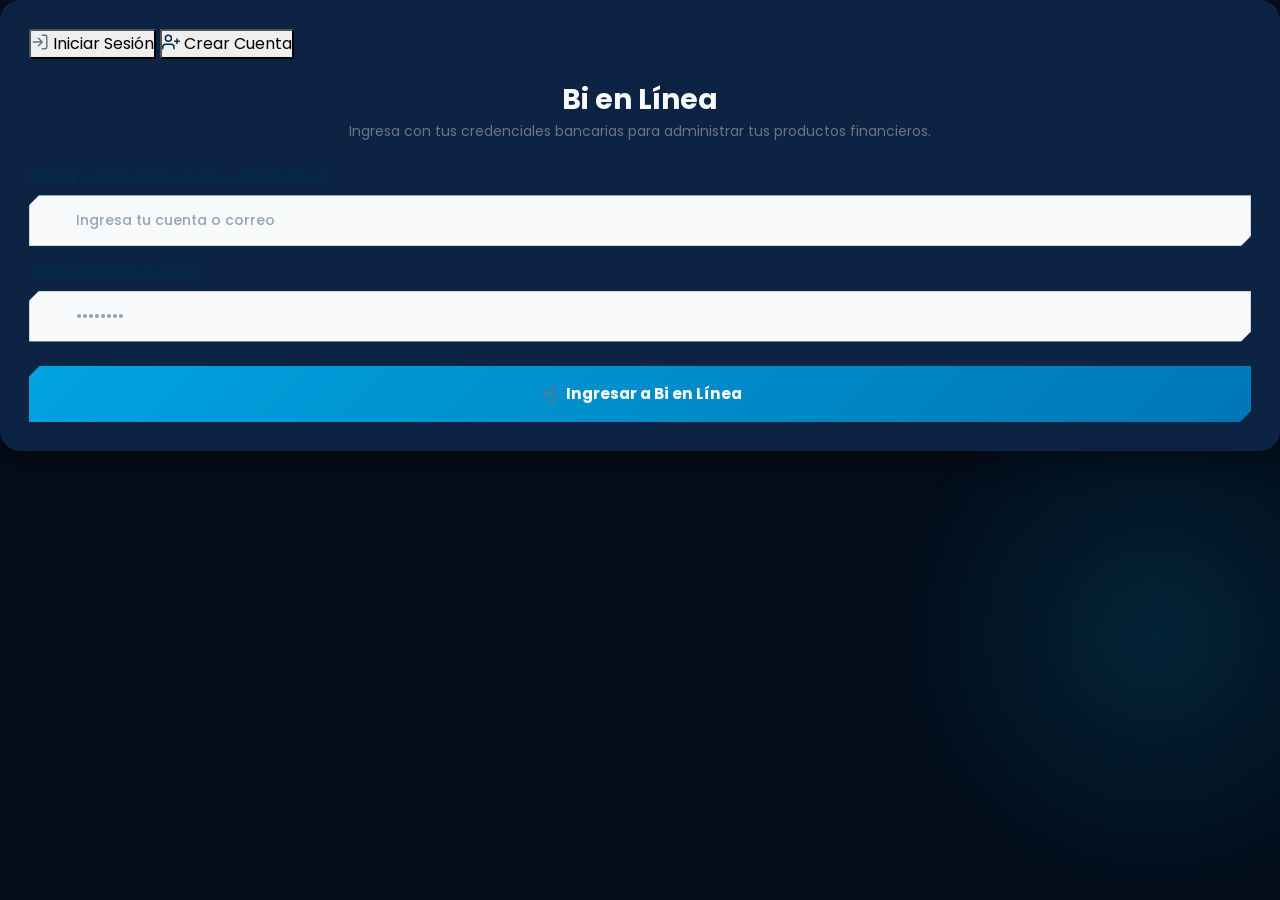
<file: html/login.html>
<!DOCTYPE html>
<html lang="es">

<head>
    <meta charset="UTF-8">
    <meta name="viewport" content="width=device-width, initial-scale=1.0">
    <title>Ingreso | Bi en Línea</title>
    <link rel="icon" type="image/png" href="../imas/logo.png">
    <link rel="shortcut icon" href="../imas/logo.png" type="image/png">

    <link rel="preconnect" href="https://fonts.googleapis.com">
    <link rel="preconnect" href="https://fonts.gstatic.com" crossorigin>
    <style>
        @import url('https://fonts.googleapis.com/css2?family=Poppins:ital,wght@0,100;0,200;0,300;0,400;0,500;0,600;0,700;0,800;0,900;1,100;1,200;1,300;1,400;1,500;1,600;1,700;1,800;1,900&display=swap');
    </style>
    <link href="https://fonts.googleapis.com/css2?family=Poppins:ital,wght@0,100;0,200;0,300;0,400;0,500;0,600;0,700;0,800;0,900;1,100;1,200;1,300;1,400;1,500;1,600;1,700;1,800;1,900&display=swap" rel="stylesheet">
    <link href="https://cdn.jsdelivr.net/npm/bootstrap@5.3.3/dist/css/bootstrap.min.css" rel="stylesheet">

    <!-- Estilos modulares -->
    <link rel="stylesheet" href="../css/global.css?v=20261031e">
    <link rel="stylesheet" href="../css/animated.css?v=20261031e">
    <link rel="stylesheet" href="../css/navbar.css?v=20261029c">
    <link rel="stylesheet" href="../css/uiverse.css?v=20261029c">
    <link rel="stylesheet" href="../css/auth.css?v=20261031b">
</head>

<body>

    <div class="ambient-glow-1"></div>
    <div class="ambient-glow-2"></div>

    <!-- Barra de navegación -->
    <nav class="navbar navbar-expand-lg navbar-custom">
        <div class="container">
            <a class="navbar-brand d-flex align-items-center gap-2" href="../index.html">
                <img src="../imas/logo-nombre.png" alt="Banco Industrial" class="bi-logo-nav">
            </a>

            <div class="ms-auto">
                <a href="../index.html" class="uiverse-btn-glass py-2 px-3 small">
                    <img src="../icons/arrow-left-gold.svg" class="svg-icon-sm" alt="Volver">
                    Volver al Inicio
                </a>
            </div>
        </div>
    </nav>

    <!-- Contenedor de autenticación -->
    <main class="auth-wrapper">
        <div class="auth-card">
            <div class="uiverse-card">
                <div class="uiverse-tabs mb-4">
                    <button type="button" class="uiverse-tab-btn active" id="tabLoginBtn">
                        <img src="../icons/login-enter.svg" class="svg-icon-sm" alt="Ingreso">
                        Iniciar Sesión
                    </button>
                    <button type="button" class="uiverse-tab-btn" id="tabRegisterBtn">
                        <img src="../icons/user-plus.svg" class="svg-icon-sm" alt="Apertura">
                        Crear Cuenta
                    </button>
                </div>

                <!-- Inicio de sesión -->
                <form id="formLogin" autocomplete="off">
                    <div class="text-center mb-4">
                        <h3 class="fw-bold text-light mb-1">Bi en Línea</h3>
                        <p class="text-secondary small">Ingresa con tus credenciales bancarias para administrar tus productos financieros.</p>
                    </div>

                    <div class="mb-3">
                        <label for="loginCuenta" class="form-label-custom">Número de Cuenta o Correo Electrónico</label>
                        <input type="text" class="form-control form-control-custom" id="loginCuenta" placeholder="Ingresa tu cuenta o correo" required autocomplete="off">
                    </div>

                    <div class="mb-4">
                        <label for="loginPassword" class="form-label-custom">Contraseña de Acceso</label>
                        <input type="password" class="form-control form-control-custom" id="loginPassword" placeholder="••••••••" required autocomplete="current-password">
                    </div>

                    <button type="submit" class="uiverse-btn-primary w-100 py-3" id="btnLoginSubmit">
                        <img src="../icons/login-enter.svg" class="svg-icon-sm" alt="Ingresar">
                        Ingresar a Bi en Línea
                    </button>
                </form>

                <!-- Registro de cuenta -->
                <form id="formRegistro" class="d-none" autocomplete="off">
                    <div class="text-center mb-4">
                        <h3 class="fw-bold text-light mb-1">Apertura de Cuenta</h3>
                        <p class="text-secondary small">Únete a Banco Industrial completando tus datos personales en pocos pasos.</p>
                    </div>

                    <div class="mb-3">
                        <label for="regNombre" class="form-label-custom">Nombre Completo</label>
                        <input type="text" class="form-control form-control-custom" id="regNombre" placeholder="Ej: Juan Pérez" required>
                    </div>

                    <div class="mb-3">
                        <label for="regCorreo" class="form-label-custom">Correo Electrónico</label>
                        <input type="email" class="form-control form-control-custom" id="regCorreo" placeholder="tu.correo@ejemplo.gt" required>
                    </div>

                    <div class="row g-2 mb-3">
                        <div class="col-md-6">
                            <label for="regDpi" class="form-label-custom">DPI / Documento</label>
                            <input type="text" class="form-control form-control-custom" id="regDpi" placeholder="2456 12345 0101" required>
                        </div>
                        <div class="col-md-6">
                            <label for="regTipo" class="form-label-custom">Tipo de Cuenta</label>
                            <select class="form-select form-select-custom" id="regTipo">
                                <option value="Cuenta de Ahorro Bi">Ahorro Bi</option>
                                <option value="Cuenta Monetaria Bi">Monetaria Bi</option>
                            </select>
                        </div>
                    </div>

                    <div class="row g-2 mb-4">
                        <div class="col-md-6">
                            <label for="regSaldoInicial" class="form-label-custom">Depósito Inicial (Q)</label>
                            <input type="number" class="form-control form-control-custom" id="regSaldoInicial" value="1000" min="50" step="50" required>
                        </div>
                        <div class="col-md-6">
                            <label for="regPassword" class="form-label-custom">Contraseña</label>
                            <input type="password" class="form-control form-control-custom" id="regPassword" placeholder="••••••••" required>
                        </div>
                    </div>

                    <button type="submit" class="uiverse-btn-primary w-100 py-3">
                        <img src="../icons/user-plus.svg" class="svg-icon-sm" alt="Crear">
                        Abrir Cuenta Bi
                    </button>
                </form>

                <!-- Confirmación de registro -->
                <div id="cardRegistroExitoso" class="d-none text-center py-3">
                    <div class="badge-custom badge-income mb-3 p-3 rounded-circle d-inline-flex">
                        <img src="../icons/check-circle-emerald.svg" class="svg-icon-lg" alt="Éxito">
                    </div>
                    <h4 class="fw-bold text-light mb-3">¡Cuenta Creada Exitosamente!</h4>

                    <div class="p-3 bg-bi-panel rounded-3 text-start small mb-4" style="background-color: var(--bi-blue-dark);">
                        <div class="d-flex justify-content-between mb-2">
                            <span class="text-secondary">Número de Cuenta:</span>
                            <span class="fw-bold text-light" id="regExitoCuenta">-</span>
                        </div>
                        <div class="d-flex justify-content-between mb-2">
                            <span class="text-secondary">Titular:</span>
                            <span class="fw-bold text-light" id="regExitoTitular">-</span>
                        </div>
                        <div class="d-flex justify-content-between">
                            <span class="text-secondary">Saldo Disponible:</span>
                            <span class="fw-bold text-success" id="regExitoSaldo">-</span>
                        </div>
                    </div>

                    <button type="button" class="uiverse-btn-primary w-100 py-3" id="btnIrLoginDesdeExito">
                        Iniciar Sesión
                    </button>
                </div>

            </div>
        </div>
    </main>

    <div class="toast-container position-fixed bottom-0 end-0 p-3" style="z-index: 9999999;">
        <div id="appToast" class="toast toast-custom align-items-center" role="alert" aria-live="assertive" aria-atomic="true">
            <div class="toast-body-custom" id="appToastBody">
                <img src="../icons/toast-check.svg" class="svg-icon-sm" alt="Notificación">
                <span>Mensaje del sistema</span>
            </div>
        </div>
    </div>

    <script src="https://cdn.jsdelivr.net/npm/bootstrap@5.3.3/dist/js/bootstrap.bundle.min.js"></script>
    <script src="../js/db.js?v=20261031a"></script>
    <script src="../js/utils.js?v=20261031a"></script>
    <script src="../js/auth.js?v=20261031a"></script>
</body>

</html>
</file>
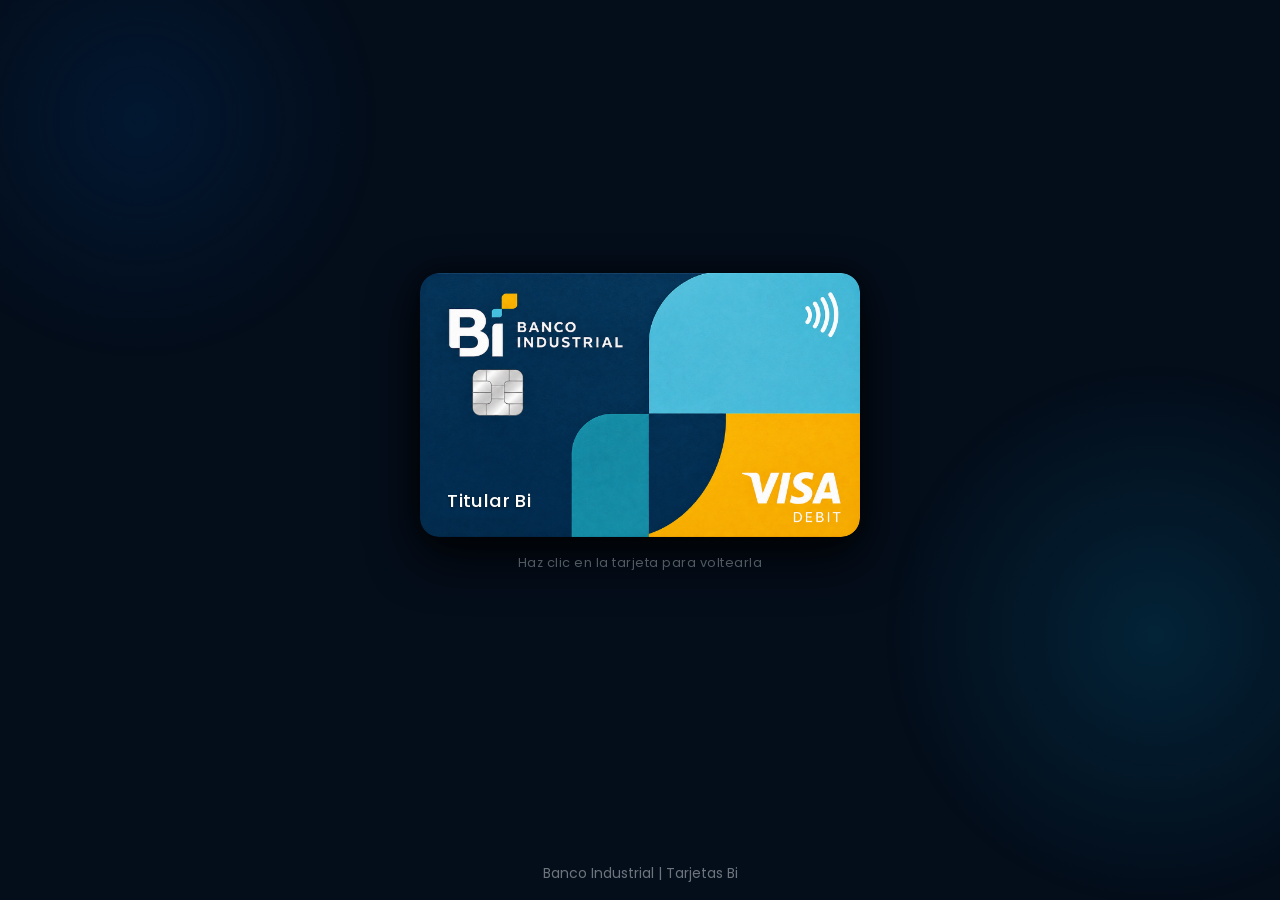
<file: html/tarjeta.html>
<!DOCTYPE html>
<html lang="es">

<head>
    <meta charset="UTF-8">
    <meta name="viewport" content="width=device-width, initial-scale=1.0">
    <title>Tarjeta Bi | Bi en Línea</title>
    <link rel="icon" type="image/png" href="../imas/logo.png">
    <link rel="shortcut icon" href="../imas/logo.png" type="image/png">

    <link rel="preconnect" href="https://fonts.googleapis.com">
    <link rel="preconnect" href="https://fonts.gstatic.com" crossorigin>
    <style>
        @import url('https://fonts.googleapis.com/css2?family=Poppins:ital,wght@0,100;0,200;0,300;0,400;0,500;0,600;0,700;0,800;0,900;1,100;1,200;1,300;1,400;1,500;1,600;1,700;1,800;1,900&display=swap');
    </style>
    <link href="https://fonts.googleapis.com/css2?family=Poppins:ital,wght@0,100;0,200;0,300;0,400;0,500;0,600;0,700;0,800;0,900;1,100;1,200;1,300;1,400;1,500;1,600;1,700;1,800;1,900&display=swap" rel="stylesheet">
    <link href="https://cdn.jsdelivr.net/npm/bootstrap@5.3.3/dist/css/bootstrap.min.css" rel="stylesheet">

    <!-- Estilos modulares -->
    <link rel="stylesheet" href="../css/global.css?v=20261029c">
    <link rel="stylesheet" href="../css/animated.css?v=20261029c">
    <link rel="stylesheet" href="../css/navbar.css?v=20261029c">
    <link rel="stylesheet" href="../css/uiverse.css?v=20261029c">
    <link rel="stylesheet" href="../css/card.css?v=20261029d">
</head>

<body class="d-flex flex-column min-vh-100 justify-content-between">

    <div class="ambient-glow-1"></div>
    <div class="ambient-glow-2"></div>

    <!-- Barra de navegación -->
    <nav class="navbar navbar-expand-lg navbar-custom">
        <div class="container">
            <a class="navbar-brand d-flex align-items-center gap-2" href="../index.html">
                <img src="../imas/logo-nombre.png" alt="Banco Industrial" class="bi-logo-nav">
            </a>
            <div class="ms-auto d-flex align-items-center gap-2">
                <a href="../index.html" class="uiverse-btn-glass px-3 py-2 text-decoration-none">
                    <img src="../icons/arrow-left-gold.svg" class="svg-icon-sm" alt="Volver">
                    Volver al Inicio
                </a>
            </div>
        </div>
    </nav>

    <!-- Tarjeta 3D Bi -->
    <main class="container my-auto py-5 position-relative" style="z-index: 2;">
        <div class="row justify-content-center align-items-center">
            <div class="col-12 col-md-10 col-lg-8 col-xl-6 d-flex flex-column justify-content-center align-items-center">
                <div class="bi-card-flipper-container">
                    <div class="bi-card-flipper" id="cardFlipperStandalone" title="Haz clic sobre la tarjeta para voltearla">
                        <div class="bi-card-face bi-card-front" id="cardFront">
                            <div class="bi-card-glare"></div>
                            <div class="bi-card-holder-overlay is-active" id="cardHolder">Titular Bi</div>
                        </div>

                        <div class="bi-card-face bi-card-back" id="cardBack">
                            <div class="bi-card-glare"></div>
                            <div class="bi-card-holder-back-overlay is-active" id="cardHolderBack">Titular Bi</div>
                        </div>
                    </div>

                    <div class="bi-card-hint mt-3 text-secondary text-center small">
                        Haz clic en la tarjeta para voltearla
                    </div>
                </div>
            </div>
        </div>
    </main>

    <footer class="py-3 text-center text-secondary small" style="z-index: 2;">
        Banco Industrial | Tarjetas Bi
    </footer>

    <script src="../js/db.js?v=20261029f"></script>
    <script src="../js/card.js?v=20261029f"></script>
    <script>
        document.addEventListener('DOMContentLoaded', () => {
            setupCard3D('cardFlipperStandalone');
            const activeUser = typeof getActiveSession === 'function' ? getActiveSession() : null;
            applyBiCardToElements({
                frontId: 'cardFront',
                backId: 'cardBack',
                holderFrontId: 'cardHolder',
                holderBackId: 'cardHolderBack',
                account: activeUser,
                rootPrefix: '../'
            });
        });
    </script>
</body>

</html>
</file>
<file: css/global.css>
@import url('https://fonts.googleapis.com/css2?family=Poppins:ital,wght@0,100;0,200;0,300;0,400;0,500;0,600;0,700;0,800;0,900;1,100;1,200;1,300;1,400;1,500;1,600;1,700;1,800;1,900&display=swap');

/* Variables y estilos globales Banco Industrial */
:root {
    --bi-blue-darkest: #040d1a;
    --bi-blue-dark: #07172e;
    --bi-blue-surface: #0c2344;
    --bi-blue-elevated: #112f5a;
    --bi-blue-corporate: #002855;

    --bi-cyan: #00a3e0;
    --bi-cyan-hover: #008ec4;
    --bi-cyan-glow: rgba(0, 163, 224, 0.35);

    --bi-yellow: #ffb81c;
    --bi-yellow-glow: rgba(255, 184, 28, 0.3);

    --bi-emerald: #10b981;
    --bi-emerald-bg: #064e3b;
    --bi-rose: #f43f5e;
    --bi-rose-bg: #4c0519;

    --text-primary: #ffffff;
    --text-secondary: #9cb3d1;
    --text-muted: #627d9e;

    --radius-sm: 8px;
    --radius-md: 14px;
    --radius-lg: 20px;
    --radius-xl: 28px;

    --transition-fast: 0.2s cubic-bezier(0.4, 0, 0.2, 1);
    --transition-smooth: 0.35s cubic-bezier(0.4, 0, 0.2, 1);
}

* {
    box-sizing: border-box;
    margin: 0;
    padding: 0;
}

button,
input,
select,
textarea {
    font-family: 'Poppins', sans-serif;
}

html,
body {
    font-family: 'Poppins', sans-serif;
    background-color: var(--bi-blue-darkest);
    color: var(--text-primary);
    height: 100vh;
    overflow: hidden;
    line-height: 1.6;
}

@media (max-width: 991px) {

    html,
    body {
        height: auto !important;
        min-height: 100% !important;
        overflow-y: auto !important;
        overflow-x: hidden !important;
    }
}

/* Resplandor ambiental */
.ambient-glow-1 {
    position: fixed;
    top: -120px;
    left: -100px;
    width: 480px;
    height: 480px;
    background: radial-gradient(circle, rgba(0, 40, 85, 0.4) 0%, rgba(0, 40, 85, 0) 70%);
    pointer-events: none;
    z-index: 0;
}

.ambient-glow-2 {
    position: fixed;
    top: 40%;
    right: -150px;
    width: 550px;
    height: 550px;
    background: radial-gradient(circle, rgba(0, 163, 224, 0.15) 0%, rgba(0, 163, 224, 0) 70%);
    pointer-events: none;
    z-index: 0;
}

/* Dimensiones base para íconos SVG */
.svg-icon-sm {
    width: 18px;
    height: 18px;
    display: inline-block;
    vertical-align: -0.15em;
    flex-shrink: 0;
}

.svg-icon-md {
    width: 24px;
    height: 24px;
    display: inline-block;
    vertical-align: middle;
    flex-shrink: 0;
}

.svg-icon-lg {
    width: 32px;
    height: 32px;
    display: inline-block;
    vertical-align: middle;
    flex-shrink: 0;
}

/* Insignias de estado */
.badge-custom {
    padding: 0.4rem 0.85rem;
    border-radius: 20px;
    font-size: 0.8rem;
    font-weight: 700;
    display: inline-flex;
    align-items: center;
    gap: 6px;
    letter-spacing: 0.3px;
    border: none;
}

.badge-income {
    background-color: var(--bi-emerald-bg);
    color: #34d399;
    border: 1px solid var(--bi-emerald-bg);
}

.badge-expense {
    background-color: var(--bi-rose-bg);
    color: #fb7185;
    border: 1px solid var(--bi-rose-bg);
}

.badge-service {
    background-color: #0c3359;
    color: #38bdf8;
    border: 1px solid #0c3359;
}

/* Sistema de notificaciones Bi */
#appToast.toast-custom {
    --toast-accent: #00c1d4;
    --toast-accent-bg: rgba(0, 193, 212, 0.14);
    --toast-accent-glow: rgba(0, 193, 212, 0.38);
    display: none;
    align-items: center;
    gap: 16px;
    background: transparent !important;
    border: none !important;
    box-shadow: none !important;
    padding: 4px !important;
    overflow: visible !important;
    pointer-events: auto;
    cursor: pointer;
}

@media (max-width: 991px) {
    .toast-container {
        position: fixed !important;
        top: max(12px, env(safe-area-inset-top, 12px)) !important;
        right: 12px !important;
        bottom: auto !important;
        left: auto !important;
        transform: none !important;
        width: auto !important;
        max-width: calc(100vw - 76px) !important;
        padding: 0 !important;
        margin: 0 !important;
        z-index: 999999 !important;
        display: flex !important;
        justify-content: flex-end !important;
        pointer-events: none !important;
    }

    #appToast.toast-custom {
        gap: 8px !important;
        width: auto !important;
        max-width: 100% !important;
        justify-content: flex-end !important;
        pointer-events: auto !important;
    }

    .bi-toast-scene-svg {
        width: 38px !important;
        height: 38px !important;
        filter: drop-shadow(0 6px 12px rgba(0, 0, 0, 0.45)) drop-shadow(0 0 8px var(--toast-accent-glow)) !important;
    }

    .bi-toast-card {
        min-width: 0 !important;
        width: auto !important;
        max-width: 250px !important;
        padding: 0.45rem 0.75rem 0.5rem !important;
        clip-path: polygon(10px 0, 100% 0, 100% calc(100% - 10px), calc(100% - 10px) 100%, 0 100%, 0 10px) !important;
        -webkit-clip-path: polygon(10px 0, 100% 0, 100% calc(100% - 10px), calc(100% - 10px) 100%, 0 100%, 0 10px) !important;
        box-shadow: 0 10px 24px rgba(0, 0, 0, 0.5) !important;
    }

    .bi-toast-card::before {
        inset: 2px !important;
        clip-path: polygon(9px 0, 100% 0, 100% calc(100% - 9px), calc(100% - 9px) 100%, 0 100%, 0 9px) !important;
        -webkit-clip-path: polygon(9px 0, 100% 0, 100% calc(100% - 9px), calc(100% - 9px) 100%, 0 100%, 0 9px) !important;
    }

    .bi-toast-title {
        font-size: 0.74rem !important;
        letter-spacing: 0.4px !important;
        margin-bottom: 0.15rem !important;
        line-height: 1.2 !important;
    }

    .bi-toast-desc {
        font-size: 0.72rem !important;
        line-height: 1.35 !important;
    }

    #appToast.bi-toast-entering .bi-toast-card {
        animation: biToastBlockDownMobile 0.38s cubic-bezier(0.16, 1, 0.3, 1) forwards !important;
    }

    #appToast.bi-toast-entering .bi-toast-scene-svg {
        animation: biToastSceneDownMobile 0.42s cubic-bezier(0.18, 1.15, 0.32, 1) forwards !important;
    }

    #appToast.bi-toast-leaving .bi-toast-card {
        animation: biToastBlockUpMobile 0.3s cubic-bezier(0.4, 0, 1, 1) forwards !important;
    }

    #appToast.bi-toast-leaving .bi-toast-scene-svg {
        animation: biToastSceneUpMobile 0.28s cubic-bezier(0.4, 0, 1, 1) forwards !important;
    }
}

#appToast.toast-custom.bi-toast-visible {
    display: flex !important;
}

.bi-toast-scene-svg {
    width: 66px;
    height: 66px;
    flex-shrink: 0;
    overflow: visible;
    filter: drop-shadow(0 10px 18px rgba(0, 0, 0, 0.55)) drop-shadow(0 0 14px var(--toast-accent-glow));
    transform-origin: center bottom;
}

.bi-toast-card {
    position: relative;
    overflow: hidden;
    min-width: 295px;
    max-width: 390px;
    background: var(--toast-accent);
    border: none !important;
    border-radius: 0 !important;
    clip-path: polygon(14px 0, 100% 0, 100% calc(100% - 14px), calc(100% - 14px) 100%, 0 100%, 0 14px);
    -webkit-clip-path: polygon(14px 0, 100% 0, 100% calc(100% - 14px), calc(100% - 14px) 100%, 0 100%, 0 14px);
    padding: 1.05rem 1.3rem 1.1rem;
    box-shadow: 0 14px 32px rgba(0, 21, 38, 0.35);
}

.bi-toast-card::before {
    content: '';
    position: absolute;
    inset: 2.5px;
    background: #ffffff;
    clip-path: polygon(13px 0, 100% 0, 100% calc(100% - 13px), calc(100% - 13px) 100%, 0 100%, 0 13px);
    -webkit-clip-path: polygon(13px 0, 100% 0, 100% calc(100% - 13px), calc(100% - 13px) 100%, 0 100%, 0 13px);
    z-index: 0;
    pointer-events: none;
}

.bi-toast-title {
    position: relative;
    z-index: 1;
    font-size: 0.92rem;
    font-weight: 800;
    text-transform: uppercase;
    letter-spacing: 0.6px;
    color: var(--toast-title-color, var(--toast-accent));
    margin-bottom: 0.3rem;
    line-height: 1.25;
}

.bi-toast-desc {
    position: relative;
    z-index: 1;
    margin: 0;
    font-size: 0.86rem;
    font-weight: 600;
    color: #002B49;
    line-height: 1.48;
}

/* Excepción de diseño oscuro para notificación de Credenciales Cargadas */
.bi-toast-card.is-credentials-toast {
    background: linear-gradient(145deg, rgba(10, 26, 48, 0.97) 0%, rgba(5, 15, 30, 0.98) 100%);
    backdrop-filter: blur(20px);
    -webkit-backdrop-filter: blur(20px);
}

.bi-toast-card.is-credentials-toast::before {
    display: none;
}

.bi-toast-card.is-credentials-toast .bi-toast-title {
    color: var(--toast-accent);
}

.bi-toast-card.is-credentials-toast .bi-toast-desc {
    color: #e2e8f0;
    font-weight: 500;
}

#appToast.bi-toast-entering .bi-toast-card {
    animation: biToastBlockUp 0.44s cubic-bezier(0.16, 1, 0.3, 1) forwards;
}

#appToast.bi-toast-entering .bi-toast-scene-svg {
    animation: biToastSceneUp 0.5s cubic-bezier(0.18, 1.15, 0.32, 1) forwards;
}

#appToast.bi-toast-leaving .bi-toast-card {
    animation: biToastBlockDown 0.34s cubic-bezier(0.4, 0, 1, 1) forwards;
}

#appToast.bi-toast-leaving .bi-toast-scene-svg {
    animation: biToastSceneDown 0.32s cubic-bezier(0.4, 0, 1, 1) forwards;
}

/* Fondo poligonal interactivo */
.apple-scroll-track {
    position: relative;
    height: 100vh !important;
    width: 100%;
    overflow: hidden !important;
}

.apple-pinned-screen {
    position: fixed;
    top: 0;
    left: 0;
    width: 100%;
    height: 100vh;
    display: flex;
    flex-direction: column;
    justify-content: center;
    align-items: center;
    overflow: hidden !important;
    z-index: 2;
    padding: 0 !important;
    box-sizing: border-box;
    pointer-events: none;
}

.apple-bg-container {
    position: fixed;
    top: 0;
    left: 0;
    width: 100vw;
    height: 100vh;
    pointer-events: none;
    z-index: 0;
    overflow: hidden;
}

.apple-bg-polygon {
    position: absolute;
    top: 0;
    left: 0;
    width: 100%;
    height: 100%;
    clip-path: polygon(42% 0, 100% 0, 100% 100%, 54% 100%);
    -webkit-clip-path: polygon(42% 0, 100% 0, 100% 100%, 54% 100%);
    overflow: hidden;
    background-color: var(--bi-blue-darkest);
    border: none;
}

.apple-bg-img {
    position: absolute;
    right: 0;
    top: 0;
    width: 100%;
    min-width: 900px;
    height: 280vh;
    object-fit: cover;
    object-position: 70% top;
    will-change: transform, filter;
    transform: translate3d(0, 0, 0) scale(1.06);
    filter: blur(14px) brightness(0.96) contrast(1.06) saturate(1.10);
    image-rendering: -webkit-optimize-contrast;
    image-rendering: high-quality;
}

.apple-bg-overlay {
    position: absolute;
    top: 0;
    left: 0;
    width: 100%;
    height: 100%;
    background: linear-gradient(to right, rgba(4, 13, 26, 0.94) 0%, rgba(4, 13, 26, 0.55) 28%, rgba(4, 13, 26, 0.12) 65%, rgba(0, 40, 85, 0.3) 100%);
    pointer-events: none;
    border: none;
}

@media (max-width: 991px) {
    .apple-scroll-track {
        height: auto;
        min-height: 100vh;
    }

    .apple-pinned-screen {
        position: fixed;
        top: 0;
        left: 0;
        width: 100%;
        height: 100vh;
        min-height: 100vh;
        padding-top: 85px;
        padding-bottom: 20px;
    }

    .apple-bg-img {
        min-width: 650px;
        object-position: 80% top;
    }
}
</file>
<file: css/navbar.css>
/* Barra de navegación Banco Industrial */

.navbar-custom {
    background: rgba(4, 13, 26, 0.72);
    backdrop-filter: blur(20px);
    -webkit-backdrop-filter: blur(20px);
    border: none;
    position: fixed;
    top: 0;
    left: 0;
    width: 100%;
    z-index: 1030;
    padding: 1.15rem 0;
    transition: padding var(--transition-fast), background var(--transition-fast);
}

.bi-logo-nav {
    height: 46px;
    width: auto;
    object-fit: contain;
    image-rendering: -webkit-optimize-contrast;
    image-rendering: crisp-edges;
    filter: drop-shadow(0 2px 12px rgba(0, 0, 0, 0.45));
    transition: transform var(--transition-fast);
}

.bi-logo-nav:hover {
    transform: scale(1.02);
}

@media (max-width: 991px) {
    .navbar-custom {
        display: none !important;
    }
}

.nav-link-custom {
    color: var(--text-secondary);
    font-weight: 600;
    font-size: 0.95rem;
    padding: 0.5rem 1rem;
    border-radius: var(--radius-sm);
    transition: var(--transition-fast);
    text-decoration: none;
    display: inline-flex;
    align-items: center;
    gap: 8px;
    border: none;
}

.nav-link-custom:hover {
    color: var(--text-primary);
    background: rgba(0, 163, 224, 0.12);
}

.nav-link-custom.active {
    color: var(--bi-cyan);
    background: rgba(0, 163, 224, 0.18);
}

@media (max-width: 768px) {
    .navbar-custom {
        padding: 0.85rem 0;
    }

    .bi-logo-nav {
        height: 36px;
    }
}

@media (min-width: 992px) {
    .navbar-custom {
        display: none !important;
    }
}
</file>
<file: css/uiverse.css>
/* Componentes interactivos y botones Banco Industrial */

.uiverse-card {
    background-color: var(--bi-blue-surface);
    border: 1px solid var(--bi-blue-surface);
    border-radius: var(--radius-lg);
    padding: 1.75rem;
    position: relative;
    overflow: hidden;
    transition: transform 0.3s cubic-bezier(0.16, 1, 0.3, 1), box-shadow 0.3s ease;
    box-shadow: 0 10px 30px rgba(0, 0, 0, 0.35);
}

.uiverse-card:hover {
    transform: translateY(-4px);
    box-shadow: 0 16px 40px rgba(0, 40, 85, 0.6);
}

/* Botón primario biselado */
.uiverse-btn-primary {
    background: linear-gradient(135deg, var(--bi-cyan) 0%, #0077b6 100%);
    color: #ffffff;
    border: none !important;
    border-radius: 0 !important;
    clip-path: polygon(11px 0, 100% 0, 100% calc(100% - 11px), calc(100% - 11px) 100%, 0 100%, 0 11px);
    -webkit-clip-path: polygon(11px 0, 100% 0, 100% calc(100% - 11px), calc(100% - 11px) 100%, 0 100%, 0 11px);
    padding: 0.75rem 1.5rem;
    font-weight: 700;
    font-size: 0.95rem;
    display: inline-flex;
    align-items: center;
    justify-content: center;
    gap: 9px;
    cursor: pointer;
    transition: var(--transition-smooth);
    text-decoration: none;
}

.uiverse-btn-primary:hover {
    background: linear-gradient(135deg, #26c6da 0%, var(--bi-cyan) 100%);
    color: #ffffff;
    transform: translateY(-2px);
}

.uiverse-btn-primary:active {
    transform: translateY(1px);
}

/* Botón secundario biselado */
.uiverse-btn-glass {
    background-color: var(--bi-blue-elevated);
    color: var(--text-primary);
    border: none !important;
    border-radius: 0 !important;
    clip-path: polygon(10px 0, 100% 0, 100% calc(100% - 10px), calc(100% - 10px) 100%, 0 100%, 0 10px);
    -webkit-clip-path: polygon(10px 0, 100% 0, 100% calc(100% - 10px), calc(100% - 10px) 100%, 0 100%, 0 10px);
    padding: 0.75rem 1.5rem;
    font-weight: 600;
    font-size: 0.95rem;
    display: inline-flex;
    align-items: center;
    justify-content: center;
    gap: 9px;
    cursor: pointer;
    transition: var(--transition-fast);
    text-decoration: none;
}

.uiverse-btn-glass:hover {
    background-color: #1a427b;
    color: var(--text-primary);
    transform: translateY(-2px);
}

/* Tarjeta de acceso rápido */
.uiverse-action-card {
    background-color: var(--bi-blue-elevated);
    border: 1px solid var(--bi-blue-elevated);
    border-radius: var(--radius-md);
    padding: 1.25rem 0.8rem;
    text-align: center;
    cursor: pointer;
    transition: var(--transition-smooth);
    display: flex;
    flex-direction: column;
    align-items: center;
    gap: 10px;
    color: var(--text-primary);
    text-decoration: none;
    height: 100%;
}

.uiverse-action-card:hover {
    background-color: #1b4582;
    border-color: #1b4582;
    transform: translateY(-3px);
    box-shadow: 0 10px 25px rgba(0, 40, 85, 0.5);
    color: #ffffff;
}

/* Switch de ocultar saldo */
.uiverse-switch {
    position: relative;
    display: inline-block;
    width: 46px;
    height: 24px;
}

.uiverse-switch input {
    opacity: 0;
    width: 0;
    height: 0;
}

.uiverse-slider {
    position: absolute;
    cursor: pointer;
    top: 0;
    left: 0;
    right: 0;
    bottom: 0;
    background-color: var(--bi-blue-elevated);
    border: 1px solid var(--bi-blue-elevated);
    transition: 0.3s;
    border-radius: 24px;
}

.uiverse-slider:before {
    position: absolute;
    content: "";
    height: 18px;
    width: 18px;
    left: 3px;
    top: 50%;
    bottom: auto;
    transform: translateY(-50%);
    background-color: #ffffff;
    transition: 0.3s;
    border-radius: 50%;
}

input:checked + .uiverse-slider {
    background-color: var(--bi-cyan);
    border-color: var(--bi-cyan);
}

input:checked + .uiverse-slider:before {
    transform: translate(22px, -50%);
}

.bi-service-img {
    height: 60px;
    width: auto;
    max-width: 130px;
    object-fit: contain;
    image-rendering: -webkit-optimize-contrast;
    filter: drop-shadow(0 4px 12px rgba(0, 0, 0, 0.35));
    transition: transform var(--transition-smooth);
}

.uiverse-card:hover .bi-service-img {
    transform: scale(1.06);
}
</file>
<file: css/card.css>
/* Estilos de la Tarjeta 3D Bi */

.bi-card-flipper-container {
    perspective: 1400px;
    width: 100%;
    max-width: 440px;
    margin: 0 auto;
    position: relative;
    display: flex;
    flex-direction: column;
    align-items: center;
    justify-content: center;
}

.bi-card-flipper {
    position: relative;
    width: 100%;
    max-width: 440px;
    aspect-ratio: 1500 / 900;
    transform-style: preserve-3d;
    transition: transform 0.6s cubic-bezier(0.2, 0.8, 0.2, 1), box-shadow 0.4s ease;
    cursor: pointer;
    border-radius: 19px;
    display: block;
    margin: 0 auto;
    transform: perspective(1200px) rotateX(0deg) rotateY(0deg);
    transform-origin: center center;
}

.bi-card-flipper:hover {
    transform: perspective(1200px) rotateX(4deg) rotateY(-5deg);
}

.bi-card-flipper.is-flipped {
    transform: perspective(1200px) rotateY(180deg);
}

.bi-card-flipper.is-flipped:hover {
    transform: perspective(1200px) rotateY(180deg) rotateX(4deg);
}

.bi-card-face {
    position: absolute;
    inset: 0;
    width: 100%;
    height: 100%;
    border-radius: 19px;
    backface-visibility: hidden;
    -webkit-backface-visibility: hidden;
    overflow: hidden;
    border: none;
    box-shadow: 0 20px 50px rgba(0, 0, 0, 0.85), 0 0 25px rgba(0, 0, 0, 0.5);
    transition: box-shadow 0.4s ease, filter 0.4s ease, background-image 0.35s ease;
    transform-origin: center center;
}

.bi-card-flipper:hover .bi-card-face {
    box-shadow: 0 32px 70px rgba(0, 0, 0, 0.95), 0 0 50px rgba(0, 163, 224, 0.45);
}

/* Brillo especular dinámico */
.bi-card-glare {
    position: absolute;
    inset: 0;
    border-radius: 19px;
    pointer-events: none;
    background: radial-gradient(circle at var(--mouse-x, 50%) var(--mouse-y, 50%), rgba(255, 255, 255, 0.22) 0%, rgba(255, 255, 255, 0.05) 35%, transparent 70%);
    opacity: 0;
    transition: opacity 0.3s ease;
    mix-blend-mode: overlay;
    z-index: 10;
}

.bi-card-flipper:hover .bi-card-glare {
    opacity: 1;
}

/* Frente y reverso de la tarjeta */
.bi-card-front {
    background-color: transparent;
    background-image: url('../imas/tarjeta/classic/bi-classic-front.png');
    background-size: 100% 100%;
    background-position: center;
    background-repeat: no-repeat;
    transform: rotateY(0deg);
    position: absolute;
    inset: 0;
    width: 100%;
    height: 100%;
    border: none;
    image-rendering: -webkit-optimize-contrast;
}

.bi-card-holder-overlay {
    position: absolute;
    bottom: 9.8%;
    left: 6.2%;
    max-width: 56%;
    font-family: 'Poppins', system-ui, -apple-system, sans-serif;
    font-size: clamp(0.88rem, 2.2vw, 1.15rem);
    font-weight: 500;
    letter-spacing: 0.4px;
    color: #ffffff;
    text-shadow: 0 1px 3px rgba(0, 0, 0, 0.55);
    background: transparent;
    border: none;
    padding: 0;
    line-height: 1.15;
    white-space: nowrap;
    overflow: hidden;
    text-overflow: ellipsis;
    display: none;
    user-select: none;
    z-index: 5;
}

.bi-card-holder-overlay.is-active {
    display: inline-block;
}

.bi-card-holder-overlay.is-dark-text {
    color: #2d3135;
    text-shadow: 0 1px 1px rgba(255, 255, 255, 0.35);
}

.bi-card-back {
    background-color: transparent;
    background-image: url('../imas/tarjeta/classic/bi-classic-back.png');
    background-size: 100% 100%;
    background-position: center;
    background-repeat: no-repeat;
    transform: rotateY(180deg);
    border: none;
    position: absolute;
    inset: 0;
    width: 100%;
    height: 100%;
    image-rendering: -webkit-optimize-contrast;
}

.bi-card-holder-back-overlay {
    position: absolute;
    top: 48.2%;
    left: 29.5%;
    max-width: 58%;
    font-family: Georgia, 'Times New Roman', Times, serif;
    font-style: italic;
    font-size: clamp(0.86rem, 2.1vw, 1.12rem);
    font-weight: 400;
    letter-spacing: 0.3px;
    color: #ffffff;
    text-shadow: 0 1px 2px rgba(0, 0, 0, 0.55);
    background: transparent;
    border: none;
    padding: 0;
    line-height: 1.15;
    white-space: nowrap;
    overflow: hidden;
    text-overflow: ellipsis;
    display: none;
    user-select: none;
    z-index: 5;
}

.bi-card-holder-back-overlay.is-active {
    display: inline-block;
}

.bi-card-hint {
    opacity: 0.75;
    font-size: 0.8rem;
    letter-spacing: 0.5px;
    user-select: none;
}

@media (max-width: 768px) {
    .bi-card-flipper-container {
        max-width: 320px;
    }
    .bi-card-holder-overlay { font-size: 0.82rem; }
    .bi-card-holder-back-overlay { font-size: 0.8rem; }
    .bi-card-hint {
        margin-top: 0.5rem !important;
        font-size: 0.74rem;
    }
}
</file>
<file: css/auth.css>
/* Estilos de Autenticación y Hero (Bi en Línea) */

.bi-auth-bg-viewport {
    width: 100%;
    height: 100vh;
    display: flex;
    align-items: center;
    justify-content: space-between;
    padding: 0 clamp(1.75rem, 3.2vw, 4.25rem);
    box-sizing: border-box;
    pointer-events: none;
    position: relative;
    overflow: hidden;
}

/* Columna Hero izquierda */
.bi-hero-left-column {
    width: 44%;
    max-width: 580px;
    margin: 0;
    margin-right: auto;
    display: flex;
    flex-direction: column;
    align-items: flex-start;
    justify-content: center;
    text-align: left;
    pointer-events: auto;
    z-index: 10;
    user-select: none;
    box-sizing: border-box;
    animation: fadeIn 0.8s ease-out;
}

.bi-hero-brand {
    display: flex;
    flex-direction: column;
    align-items: flex-start;
    justify-content: center;
    text-align: left;
    width: 100%;
    margin-bottom: clamp(1.5rem, 2.8vh, 2.25rem);
}

.bi-hero-logo {
    width: min(247px, 100%);
    height: auto;
    max-width: 247px;
    object-fit: contain;
    margin: 0;
    display: block;
    filter: drop-shadow(0 6px 22px rgba(0, 163, 224, 0.32));
    transition: transform var(--transition-fast), filter var(--transition-fast);
}

.bi-hero-logo:hover {
    transform: scale(1.02);
    filter: drop-shadow(0 8px 28px rgba(0, 163, 224, 0.45));
}

.bi-hero-slogan {
    font-size: clamp(1.55rem, 2.1vw, 2.05rem);
    font-weight: 800;
    color: #ffffff;
    letter-spacing: -0.7px;
    line-height: 1.2;
    margin: 0 0 0.6rem 0;
    text-align: left;
    width: 100%;
}

.bi-hero-desc {
    font-size: clamp(0.86rem, 0.95vw, 0.98rem);
    color: var(--text-secondary);
    line-height: 1.6;
    margin: 0 0 0.5rem 0;
    max-width: 480px;
    text-align: left;
    font-weight: 400;
    width: 100%;
}

/* Carrusel de beneficios */
.bi-carousel-section {
    position: relative;
    width: 100%;
    max-width: 580px;
    display: flex;
    flex-direction: column;
    align-items: flex-start;
    justify-content: center;
    margin: 0.5rem 0 0 0;
    text-align: left;
}

.bi-carousel-viewport {
    width: 100%;
    overflow: hidden;
    position: relative;
    padding: 0.5rem 0;
}

.bi-carousel-track {
    display: flex;
    flex-direction: row;
    gap: 24px;
    width: max-content;
    transition: transform 0.48s cubic-bezier(0.22, 1, 0.36, 1);
    will-change: transform;
    align-items: center;
    justify-content: flex-start;
}

.bi-stat-item {
    display: flex;
    flex-direction: column;
    align-items: center;
    justify-content: center;
    text-align: center;
    box-sizing: border-box;
    background: transparent;
    border: none;
    padding: 0.5rem 0.25rem;
    min-height: 84px;
    transition: transform 0.25s ease;
    cursor: default;
    user-select: none;
}

.bi-stat-item:hover {
    transform: translateY(-2px);
}

.bi-stat-header {
    display: flex;
    align-items: center;
    justify-content: center;
    gap: 8px;
    margin-bottom: 5px;
    width: 100%;
    text-align: center;
    flex-wrap: wrap;
}

.bi-stat-svg {
    width: 22px;
    height: 22px;
    flex-shrink: 0;
    display: inline-block;
    vertical-align: middle;
    transition: transform 0.25s ease;
}

.bi-stat-item:hover .bi-stat-svg {
    transform: scale(1.12);
}

.bi-stat-value {
    font-size: clamp(1.2rem, 1.5vw, 1.6rem);
    font-weight: 800;
    letter-spacing: -0.5px;
    line-height: 1.2;
    white-space: normal;
    word-break: normal;
    overflow-wrap: break-word;
    text-align: center;
    display: inline-block;
}

.text-white { color: #ffffff !important; }
.text-cyan { color: var(--bi-cyan) !important; filter: drop-shadow(0 0 10px rgba(0, 163, 224, 0.35)); }
.text-yellow { color: var(--bi-yellow) !important; filter: drop-shadow(0 0 10px rgba(255, 184, 28, 0.35)); }
.text-emerald { color: #34d399 !important; filter: drop-shadow(0 0 10px rgba(52, 211, 153, 0.35)); }

.bi-stat-label {
    font-size: clamp(0.76rem, 0.82vw, 0.86rem);
    color: #9cb3d1;
    font-weight: 400;
    line-height: 1.35;
    text-align: center;
    white-space: normal !important;
    word-break: normal;
    overflow-wrap: break-word;
    overflow: visible;
    width: 100%;
    display: block;
    margin: 0 auto;
}

.bi-carousel-dots {
    display: flex !important;
    align-items: center !important;
    justify-content: center !important;
    gap: 8px;
    margin: 1.5rem auto 0 auto;
    width: 100%;
    text-align: center;
}

.bi-carousel-dot {
    width: 8px;
    height: 8px;
    border-radius: 4px;
    background: rgba(156, 179, 209, 0.35);
    border: none;
    padding: 0;
    cursor: pointer;
    transition: all 0.35s cubic-bezier(0.4, 0, 0.2, 1);
}

.bi-carousel-dot:hover {
    background: rgba(156, 179, 209, 0.7);
}

.bi-carousel-dot.active {
    width: 28px;
    background: var(--bi-cyan);
    box-shadow: 0 0 12px var(--bi-cyan-glow);
}

/* Marco geométrico y corchetes del Login */
.bi-auth-bg-column {
    width: 52%;
    display: flex;
    align-items: center;
    justify-content: center;
    padding: clamp(1rem, 2vw, 2.5rem);
    box-sizing: border-box;
    margin-left: auto;
    pointer-events: none;
}

.bi-auth-geometric-frame {
    position: relative;
    width: 100%;
    max-width: 410px;
    margin: 0 auto;
    filter: drop-shadow(0 22px 50px rgba(0, 0, 0, 0.7));
    pointer-events: auto;
}

.bi-bracket {
    position: absolute;
    width: 115px;
    height: 115px;
    background-color: #ffffff;
    pointer-events: none;
    z-index: 1;
    filter: drop-shadow(0 4px 12px rgba(0, 0, 0, 0.45));
}

.bi-bracket-tl {
    top: -32px;
    left: -32px;
    clip-path: polygon(0 0, 115px 0, 99px 16px, 16px 16px, 16px 99px, 0 115px);
    -webkit-clip-path: polygon(0 0, 115px 0, 99px 16px, 16px 16px, 16px 99px, 0 115px);
}

.bi-bracket-br {
    bottom: -32px;
    right: -32px;
    clip-path: polygon(115px 115px, 0 115px, 16px 99px, 99px 99px, 99px 16px, 115px 0);
    -webkit-clip-path: polygon(115px 115px, 0 115px, 16px 99px, 99px 99px, 99px 16px, 115px 0);
}

.bi-auth-panel-white {
    position: relative;
    background-color: #ffffff;
    clip-path: polygon(42px 0, 100% 0, 100% calc(100% - 42px), calc(100% - 42px) 100%, 0 100%, 0 42px);
    -webkit-clip-path: polygon(42px 0, 100% 0, 100% calc(100% - 42px), calc(100% - 42px) 100%, 0 100%, 0 42px);
    padding: 2rem 2rem 1.6rem 2rem;
    z-index: 2;
    border: none;
    height: 520px;
    max-height: calc(100vh - 100px);
    display: flex;
    flex-direction: column;
    box-sizing: border-box;
    scrollbar-width: none;
    -ms-overflow-style: none;
}

.bi-auth-panel-white::-webkit-scrollbar {
    display: none !important;
    width: 0 !important;
    height: 0 !important;
}

.bi-auth-scroll-area {
    flex: 1;
    min-height: 0;
    overflow-y: auto;
    overflow-x: hidden;
    scrollbar-width: none;
    -ms-overflow-style: none;
    padding-bottom: 0.5rem;
}

.bi-auth-scroll-area::-webkit-scrollbar {
    display: none !important;
    width: 0 !important;
    height: 0 !important;
    background: transparent !important;
}

/* Switch Entrar a Bi / Crear con Bi */
.bi-auth-switch-container {
    background-color: #eef2f6;
    border: none;
    border-radius: 0;
    clip-path: polygon(14px 0, 100% 0, 100% calc(100% - 14px), calc(100% - 14px) 100%, 0 100%, 0 14px);
    -webkit-clip-path: polygon(14px 0, 100% 0, 100% calc(100% - 14px), calc(100% - 14px) 100%, 0 100%, 0 14px);
    padding: 5px;
    margin-bottom: 1.35rem;
    flex-shrink: 0;
}

.bi-auth-switch {
    display: flex;
    position: relative;
    width: 100%;
    gap: 6px;
}

.bi-switch-btn {
    flex: 1;
    background: transparent;
    border: none;
    color: #64748b;
    font-size: 0.88rem;
    font-weight: 700;
    padding: 0.72rem 0.85rem;
    border-radius: 0;
    cursor: pointer;
    transition: all 0.25s cubic-bezier(0.4, 0, 0.2, 1);
    display: inline-flex;
    align-items: center;
    justify-content: center;
    gap: 7px;
    position: relative;
    z-index: 1;
    text-decoration: none;
    white-space: nowrap;
}

.bi-switch-btn:hover {
    color: #002B49;
}

.bi-switch-btn.active {
    background: #002B49;
    color: #ffffff;
    clip-path: polygon(10px 0, 100% 0, 100% calc(100% - 10px), calc(100% - 10px) 100%, 0 100%, 0 10px);
    -webkit-clip-path: polygon(10px 0, 100% 0, 100% calc(100% - 10px), calc(100% - 10px) 100%, 0 100%, 0 10px);
    box-shadow: 0 4px 14px rgba(0, 43, 73, 0.25);
}

.bi-switch-btn svg,
.bi-switch-btn img {
    width: 15px;
    height: 15px;
    flex-shrink: 0;
    transition: filter 0.25s ease;
}

.bi-switch-btn.active img {
    filter: brightness(0) invert(1);
}

/* Campos de formulario */
.form-group-custom {
    margin-bottom: 1.2rem;
    position: relative;
}

.form-label-custom {
    font-size: 0.86rem;
    font-weight: 700;
    color: #002B49;
    margin-bottom: 0.42rem;
    display: flex;
    align-items: center;
    justify-content: flex-start;
}

.input-icon-wrapper {
    position: relative;
    display: flex;
    align-items: center;
}

.input-icon-left {
    position: absolute;
    left: 14px;
    width: 18px;
    height: 18px;
    pointer-events: none;
    z-index: 3;
    transition: var(--transition-fast);
}

.input-icon-left.svg-text-icon {
    width: 21px;
    height: 21px;
    left: 13px;
}

.form-control-custom,
.form-select-custom {
    background-color: #f8fafc !important;
    border: 1.5px solid #cbd5e1 !important;
    border-radius: 0 !important;
    clip-path: polygon(10px 0, 100% 0, 100% calc(100% - 10px), calc(100% - 10px) 100%, 0 100%, 0 10px) !important;
    -webkit-clip-path: polygon(10px 0, 100% 0, 100% calc(100% - 10px), calc(100% - 10px) 100%, 0 100%, 0 10px) !important;
    color: #001A2E !important;
    padding: 0.82rem 2.85rem 0.82rem 2.85rem !important;
    font-size: 0.94rem !important;
    font-family: inherit !important;
    font-weight: 600 !important;
    width: 100% !important;
    transition: var(--transition-fast) !important;
}

.form-control-custom.no-icon {
    padding-left: 1.1rem !important;
    padding-right: 1.1rem !important;
}

.form-control-custom:focus,
.form-select-custom:focus {
    background-color: #ffffff !important;
    border-color: #0077C8 !important;
    box-shadow: inset 0 0 0 1.5px #0077C8 !important;
    outline: none !important;
    color: #001A2E !important;
}

.form-control-custom::placeholder {
    color: #94a3b8 !important;
    font-size: 0.88rem !important;
    font-weight: 500 !important;
    text-transform: none !important;
}

.input-uppercase {
    text-transform: uppercase !important;
    letter-spacing: 0.5px !important;
}

.input-uppercase::placeholder {
    text-transform: none !important;
    letter-spacing: normal !important;
}

.btn-toggle-visibility {
    position: absolute;
    right: 12px;
    background: transparent;
    border: none;
    color: #64748b;
    cursor: pointer;
    padding: 6px;
    display: flex;
    align-items: center;
    justify-content: center;
    border-radius: 0;
    transition: var(--transition-fast);
    z-index: 2;
}

.svg-eye {
    width: 19px;
    height: 19px;
    pointer-events: none;
}

/* Casillas OTP para DPI */
.bi-otp-container {
    display: flex;
    align-items: center;
    justify-content: center;
    gap: 4px;
    width: 100%;
    background: transparent !important;
    border: none !important;
    box-shadow: none !important;
    padding: 4px 0;
    margin-top: 3px;
    box-sizing: border-box;
}

.bi-otp-id-icon {
    width: 20px;
    height: 20px;
    flex-shrink: 0;
    margin-right: 5px;
    transition: var(--transition-fast);
}

.bi-otp-group {
    display: inline-flex;
    align-items: center;
    gap: 3px;
}

.bi-otp-separator {
    color: #64748b;
    font-weight: 800;
    font-size: 0.95rem;
    user-select: none;
    padding: 0 2px;
}

.bi-otp-cell {
    width: 20px;
    height: 30px;
    min-width: 20px;
    max-width: 20px;
    background-color: #f8fafc;
    border: 1.5px solid #cbd5e1;
    border-radius: 0 !important;
    clip-path: polygon(5px 0, 100% 0, 100% calc(100% - 5px), calc(100% - 5px) 100%, 0 100%, 0 5px);
    -webkit-clip-path: polygon(5px 0, 100% 0, 100% calc(100% - 5px), calc(100% - 5px) 100%, 0 100%, 0 5px);
    color: #002B49;
    font-size: 0.92rem;
    font-weight: 700;
    text-align: center;
    padding: 0;
    margin: 0;
    line-height: 28px;
    box-sizing: border-box;
    transition: var(--transition-fast);
}

.bi-otp-cell:focus {
    background-color: #ffffff;
    border-color: #0077C8;
    box-shadow: inset 0 0 0 1px #0077C8;
    outline: none;
    color: #001A2E;
}

.bi-otp-cell.is-filled {
    border-color: #002B49;
    background-color: #ffffff;
}

.bi-otp-cell-fixed {
    background-color: #e2e8f0 !important;
    border: 1.5px solid #94a3b8 !important;
    border-radius: 0 !important;
    clip-path: polygon(5px 0, 100% 0, 100% calc(100% - 5px), calc(100% - 5px) 100%, 0 100%, 0 5px) !important;
    -webkit-clip-path: polygon(5px 0, 100% 0, 100% calc(100% - 5px), calc(100% - 5px) 100%, 0 100%, 0 5px) !important;
    color: #334155 !important;
    font-weight: 800 !important;
    cursor: not-allowed !important;
    user-select: none !important;
    pointer-events: none;
}

.birthdate-grid {
    display: grid;
    grid-template-columns: 1fr 1.35fr 1.2fr;
    gap: 8px;
}

.form-select-custom {
    padding-left: 0.85rem !important;
    padding-right: 1.5rem !important;
    cursor: pointer !important;
    appearance: none !important;
    background-image: url('../icons/chevron-down-navy.svg') !important;
    background-size: 14px 14px !important;
    background-repeat: no-repeat !important;
    background-position: right 0.75rem center !important;
}

.form-select-custom option {
    background-color: #ffffff;
    color: #002B49;
    padding: 0.5rem;
}

/* Botón principal de autenticación */
.btn-submit-auth {
    background: linear-gradient(135deg, #FFCC00 0%, #FFA800 100%);
    border: none;
    border-radius: 0;
    clip-path: polygon(14px 0, 100% 0, 100% calc(100% - 14px), calc(100% - 14px) 100%, 0 100%, 0 14px);
    -webkit-clip-path: polygon(14px 0, 100% 0, 100% calc(100% - 14px), calc(100% - 14px) 100%, 0 100%, 0 14px);
    color: #002B49;
    font-size: 1.02rem;
    font-weight: 800;
    letter-spacing: 0.3px;
    padding: 0.92rem 1.5rem;
    width: 100%;
    cursor: pointer;
    box-shadow: 0 6px 18px rgba(255, 184, 0, 0.36);
    transition: var(--transition-fast);
    display: inline-flex;
    align-items: center;
    justify-content: center;
    gap: 10px;
    margin-top: 0.75rem;
}

.btn-submit-auth:hover {
    background: linear-gradient(135deg, #FFE043 0%, #FFB800 100%);
    box-shadow: 0 8px 24px rgba(255, 204, 0, 0.52);
    transform: translateY(-1px);
    color: #001A2E;
}

.btn-submit-auth:active {
    transform: translateY(1px);
}

.btn-submit-auth svg,
.btn-submit-auth img {
    width: 20px;
    height: 20px;
    flex-shrink: 0;
    display: inline-block;
    filter: brightness(0) saturate(100%) invert(11%) sepia(47%) saturate(2656%) hue-rotate(179deg) brightness(95%) contrast(103%);
}

/* Modal de credenciales generadas */
.bi-credentials-modal-backdrop {
    position: fixed;
    top: 0;
    left: 0;
    width: 100vw;
    height: 100vh;
    background: rgba(1, 8, 18, 0.88);
    backdrop-filter: blur(16px);
    -webkit-backdrop-filter: blur(16px);
    display: flex;
    align-items: center;
    justify-content: center;
    padding: 1.5rem;
    z-index: 2000;
    animation: fadeInModal 0.25s ease-out;
}

.bi-credentials-card {
    background: #ffffff;
    border: none;
    border-radius: 0;
    clip-path: polygon(30px 0, 100% 0, 100% calc(100% - 30px), calc(100% - 30px) 100%, 0 100%, 0 30px);
    -webkit-clip-path: polygon(30px 0, 100% 0, 100% calc(100% - 30px), calc(100% - 30px) 100%, 0 100%, 0 30px);
    padding: 2.25rem 2rem;
    max-width: 460px;
    width: 100%;
    box-shadow: 0 25px 60px rgba(0, 0, 0, 0.85), 0 0 40px rgba(255, 204, 0, 0.15);
    text-align: center;
    position: relative;
}

.bi-credentials-badge {
    display: inline-flex;
    align-items: center;
    gap: 6px;
    background: rgba(16, 185, 129, 0.12);
    color: #059669;
    font-size: 0.82rem;
    font-weight: 700;
    padding: 0.4rem 1rem;
    border-radius: 0;
    clip-path: polygon(8px 0, 100% 0, 100% calc(100% - 8px), calc(100% - 8px) 100%, 0 100%, 0 8px);
    -webkit-clip-path: polygon(8px 0, 100% 0, 100% calc(100% - 8px), calc(100% - 8px) 100%, 0 100%, 0 8px);
    margin-bottom: 1.25rem;
    border: none;
}

.bi-credential-box {
    background-color: #f1f5f9;
    border: none;
    border-radius: 0;
    clip-path: polygon(10px 0, 100% 0, 100% calc(100% - 10px), calc(100% - 10px) 100%, 0 100%, 0 10px);
    -webkit-clip-path: polygon(10px 0, 100% 0, 100% calc(100% - 10px), calc(100% - 10px) 100%, 0 100%, 0 10px);
    padding: 1rem;
    margin-bottom: 0.9rem;
    text-align: left;
}

.bi-credential-label {
    font-size: 0.74rem;
    font-weight: 700;
    text-transform: uppercase;
    color: #64748b;
    letter-spacing: 0.5px;
    margin-bottom: 0.25rem;
}

.bi-credential-value {
    font-size: 1.4rem;
    font-weight: 800;
    color: #002B49;
    font-family: monospace;
    letter-spacing: 2px;
}

.bi-credential-alert {
    background-color: rgba(255, 184, 0, 0.12);
    border: none;
    border-radius: 0;
    clip-path: polygon(10px 0, 100% 0, 100% calc(100% - 10px), calc(100% - 10px) 100%, 0 100%, 0 10px);
    -webkit-clip-path: polygon(10px 0, 100% 0, 100% calc(100% - 10px), calc(100% - 10px) 100%, 0 100%, 0 10px);
    padding: 0.8rem 1rem;
    font-size: 0.8rem;
    color: #b45309;
    text-align: left;
    margin-bottom: 1.5rem;
    display: flex;
    align-items: flex-start;
    gap: 8px;
}

/* Adaptación responsiva */
.bi-mobile-auth-brand {
    display: none;
    text-align: center;
    margin-bottom: 2rem;
    width: 100%;
}

.bi-mobile-auth-logo {
    width: 275px;
    max-width: 88%;
    height: auto;
    object-fit: contain;
    filter: drop-shadow(0 8px 30px rgba(0, 163, 224, 0.65)) drop-shadow(0 2px 10px rgba(0, 43, 73, 0.9));
}

@media (max-width: 991px) {
    .bi-hero-left-column { display: none !important; }
    .bi-mobile-auth-brand {
        display: flex !important;
        align-items: center;
        justify-content: center;
        margin-top: 0.5rem;
        margin-bottom: 3rem;
    }
    .bi-auth-bg-viewport {
        height: auto !important;
        min-height: 100vh !important;
        overflow-y: auto !important;
        overflow-x: hidden !important;
        justify-content: center;
        align-items: center;
        padding: 2.5rem 1.25rem 3rem 1.25rem;
    }
    .bi-auth-bg-column {
        width: 100%;
        margin-left: 0;
        padding: 0;
        display: flex;
        flex-direction: column;
        align-items: center;
        justify-content: center;
    }
}

@media (max-width: 576px) {
    .bi-mobile-auth-brand {
        margin-top: 0.25rem;
        margin-bottom: 3rem;
    }

    .bi-mobile-auth-logo {
        width: 235px;
        max-width: 90%;
    }

    .bi-auth-bg-viewport {
        padding: 1.75rem 1rem 2rem 1rem;
    }

    .bi-auth-geometric-frame {
        max-width: min(350px, calc(100% - 44px));
    }

    .bi-bracket {
        width: 80px;
        height: 80px;
    }

    .bi-bracket-tl {
        top: -22px;
        left: -22px;
        clip-path: polygon(0 0, 80px 0, 68px 12px, 12px 12px, 12px 68px, 0 80px);
        -webkit-clip-path: polygon(0 0, 80px 0, 68px 12px, 12px 12px, 12px 68px, 0 80px);
    }

    .bi-bracket-br {
        bottom: -22px;
        right: -22px;
        clip-path: polygon(80px 80px, 0 80px, 12px 68px, 68px 68px, 68px 12px, 80px 0);
        -webkit-clip-path: polygon(80px 80px, 0 80px, 12px 68px, 68px 68px, 68px 12px, 80px 0);
    }

    .bi-auth-panel-white {
        height: 465px;
        max-height: calc(100vh - 120px);
        padding: 1.35rem 1.15rem 1rem 1.15rem;
        clip-path: polygon(30px 0, 100% 0, 100% calc(100% - 30px), calc(100% - 30px) 100%, 0 100%, 0 30px);
        -webkit-clip-path: polygon(30px 0, 100% 0, 100% calc(100% - 30px), calc(100% - 30px) 100%, 0 100%, 0 30px);
    }

    .bi-auth-switch-container {
        margin-bottom: 0.95rem;
    }

    .bi-switch-btn {
        font-size: 0.78rem;
        padding: 0.55rem 0.45rem;
    }

    .form-group-custom {
        margin-bottom: 0.85rem;
    }

    .form-label-custom {
        font-size: 0.8rem;
        margin-bottom: 0.35rem;
    }

    .form-control-custom {
        padding: 0.68rem 2.6rem !important;
        font-size: 0.88rem !important;
    }

    .btn-submit-action {
        padding: 0.8rem 1.25rem !important;
        font-size: 0.88rem !important;
    }

    .birthdate-grid { grid-template-columns: 1fr; gap: 6px; }
}

/* Pantalla de carga circular */
body.bi-screen-clearing .navbar-custom,
body.bi-screen-clearing .apple-bg-container,
body.bi-screen-clearing .apple-scroll-track,
body.bi-screen-clearing .toast-container {
    opacity: 0 !important;
    pointer-events: none !important;
    transition: opacity 0.4s cubic-bezier(0.22, 1, 0.36, 1) !important;
}

.bi-corporate-loader-overlay {
    position: fixed;
    inset: 0;
    width: 100vw;
    height: 100vh;
    background: radial-gradient(circle at center, #071930 0%, #040d1a 72%);
    z-index: 99999;
    display: flex;
    align-items: center;
    justify-content: center;
    opacity: 0;
    visibility: hidden;
    pointer-events: none;
    transition: opacity 0.45s cubic-bezier(0.22, 1, 0.36, 1), visibility 0.45s ease;
}

.bi-corporate-loader-overlay.active {
    opacity: 1;
    visibility: visible;
    pointer-events: all;
}

.bi-corporate-loader-content {
    display: flex;
    flex-direction: column;
    align-items: center;
    justify-content: center;
    transform: scale(0.94);
    transition: transform 0.5s cubic-bezier(0.22, 1, 0.36, 1);
}

.bi-corporate-loader-overlay.active .bi-corporate-loader-content {
    transform: scale(1);
}

.bi-uiverse-loader-ring {
    position: relative;
    width: 220px;
    height: 220px;
    display: flex;
    align-items: center;
    justify-content: center;
}

.bi-loader-circular-svg {
    position: absolute;
    inset: 0;
    width: 100%;
    height: 100%;
    transform: rotate(-90deg);
    overflow: visible;
}

.bi-loader-center-logo {
    width: 118px;
    height: 118px;
    object-fit: contain;
    z-index: 2;
    filter: drop-shadow(0 6px 20px rgba(0, 163, 224, 0.35));
    animation: uiverseLogoBreath 2s ease-in-out infinite;
    user-select: none;
}

.bi-loader-text {
    margin-top: 1.5rem;
    color: #f8fafc;
    font-size: 1.05rem;
    font-weight: 600;
    letter-spacing: 0.4px;
    text-align: center;
    user-select: none;
}
</file>
<file: css/dashboard.css>
/* Estilos del Dashboard (Bi en Línea) */

html:has(.bi-dashboard-body),
body.bi-dashboard-body {
    height: 100vh !important;
    max-height: 100vh !important;
    overflow: hidden !important;
}

@media (max-width: 991px) {
    html,
    html:has(.bi-dashboard-body) {
        height: 100vh !important;
        height: 100dvh !important;
        max-height: 100vh !important;
        max-height: 100dvh !important;
        overflow: hidden !important;
    }

    body.bi-dashboard-body {
        height: 100vh !important;
        height: 100dvh !important;
        max-height: 100vh !important;
        max-height: 100dvh !important;
        overflow: hidden !important;
        display: flex !important;
        flex-direction: column !important;
        margin: 0 !important;
        padding: 0 !important;
    }

    .bi-dash-topbar {
        padding: 1.05rem 0 0.25rem !important;
        flex-shrink: 0 !important;
    }

    .bi-dash-topbar .container {
        padding-left: 0.85rem !important;
        padding-right: 0.85rem !important;
        max-width: 100% !important;
        width: 100% !important;
    }

    /* Botón de perfil optimizado y más grande utilizando el espacio en móvil */
    .bi-profile-menu-wrapper {
        position: relative !important;
        width: 44px !important;
        height: 44px !important;
        display: inline-flex !important;
        align-items: center !important;
        justify-content: center !important;
    }

    .bi-profile-avatar-btn {
        position: relative !important;
        z-index: 1065 !important;
        width: 44px !important;
        height: 44px !important;
        border-radius: 0 !important;
        border: none !important;
        clip-path: polygon(9px 0, 100% 0, 100% calc(100% - 9px), calc(100% - 9px) 100%, 0 100%, 0 9px) !important;
        -webkit-clip-path: polygon(9px 0, 100% 0, 100% calc(100% - 9px), calc(100% - 9px) 100%, 0 100%, 0 9px) !important;
        background: linear-gradient(135deg, #FFD100 0%, #F5B700 100%) !important;
        color: #002B49 !important;
        display: inline-flex !important;
        align-items: center !important;
        justify-content: center !important;
        padding: 0 !important;
        cursor: pointer !important;
        transition: transform 0.25s cubic-bezier(0.16, 1, 0.3, 1), color 0.25s ease !important;
    }

    .bi-profile-avatar-btn::before {
        content: "" !important;
        position: absolute !important;
        inset: 2.5px !important;
        background: #ffffff !important;
        clip-path: polygon(8px 0, 100% 0, 100% calc(100% - 8px), calc(100% - 8px) 100%, 0 100%, 0 8px) !important;
        -webkit-clip-path: polygon(8px 0, 100% 0, 100% calc(100% - 8px), calc(100% - 8px) 100%, 0 100%, 0 8px) !important;
        z-index: 0 !important;
        transition: opacity 0.22s ease, background-color 0.22s ease !important;
    }

    .bi-profile-avatar-svg {
        position: relative !important;
        z-index: 1 !important;
        width: 22px !important;
        height: 22px !important;
        transition: filter 0.22s ease !important;
    }

    .bi-profile-dropdown {
        position: absolute !important;
        top: -6px !important;
        left: -6px !important;
        width: 242px !important;
        background: #ffffff !important;
        border: none !important;
        border-radius: 0 !important;
        clip-path: polygon(12px 0, 100% 0, 100% calc(100% - 12px), calc(100% - 12px) 100%, 0 100%, 0 12px) !important;
        -webkit-clip-path: polygon(12px 0, 100% 0, 100% calc(100% - 12px), calc(100% - 12px) 100%, 0 100%, 0 12px) !important;
        padding: 6px 0.75rem 0.75rem !important;
        z-index: 1060 !important;
        transform-origin: 28px 28px !important;
        animation: biProfileExpandOut 0.3s cubic-bezier(0.16, 1, 0.3, 1) forwards !important;
    }

    .bi-profile-dropdown-header {
        display: flex !important;
        align-items: center !important;
        min-height: 44px !important;
        padding-left: calc(44px + 0.65rem) !important;
        padding-bottom: 0.5rem !important;
        border-bottom: 1px solid #e2e8f0 !important;
        margin-bottom: 0.55rem !important;
    }
}

/* Barra superior y botón de perfil */
.bi-dash-topbar {
    position: relative;
    z-index: 1040;
    padding: 0.85rem 0 0.35rem;
    background: transparent;
    border: none;
}

.bi-profile-menu-wrapper {
    position: relative;
    width: 60px;
    height: 60px;
    display: inline-flex;
    align-items: center;
    justify-content: center;
}

.bi-profile-avatar-btn {
    position: relative;
    z-index: 1065;
    width: 60px;
    height: 60px;
    border-radius: 0 !important;
    border: none !important;
    clip-path: polygon(12px 0, 100% 0, 100% calc(100% - 12px), calc(100% - 12px) 100%, 0 100%, 0 12px);
    -webkit-clip-path: polygon(12px 0, 100% 0, 100% calc(100% - 12px), calc(100% - 12px) 100%, 0 100%, 0 12px);
    background: linear-gradient(135deg, #FFD100 0%, #F5B700 100%);
    color: #002B49;
    display: inline-flex;
    align-items: center;
    justify-content: center;
    padding: 0;
    cursor: pointer;
    transition: transform 0.25s cubic-bezier(0.16, 1, 0.3, 1), color 0.25s ease;
}

.bi-profile-avatar-btn::before {
    content: "";
    position: absolute;
    inset: 3px;
    background: #ffffff;
    clip-path: polygon(10px 0, 100% 0, 100% calc(100% - 10px), calc(100% - 10px) 100%, 0 100%, 0 10px);
    -webkit-clip-path: polygon(10px 0, 100% 0, 100% calc(100% - 10px), calc(100% - 10px) 100%, 0 100%, 0 10px);
    z-index: 0;
    transition: opacity 0.22s ease, background-color 0.22s ease;
}

.bi-profile-avatar-btn:hover {
    transform: scale(1.05);
    color: #002B49;
}

.bi-profile-avatar-btn:hover::before {
    opacity: 0;
}

.bi-profile-avatar-btn.is-open {
    color: var(--bi-yellow);
}

.bi-profile-avatar-btn.is-open::before {
    background: #002B49;
    opacity: 1;
}

.bi-profile-avatar-svg {
    position: relative;
    z-index: 1;
    width: 28px;
    height: 28px;
    transition: filter 0.22s ease;
}

.bi-profile-avatar-btn.is-open .bi-profile-avatar-svg {
    filter: brightness(0) saturate(100%) invert(77%) sepia(67%) saturate(1353%) hue-rotate(359deg) brightness(102%) contrast(106%);
}

/* Panel desplegable del perfil */
.bi-profile-dropdown {
    position: absolute;
    top: -6px;
    left: -6px;
    width: 270px;
    background: #ffffff;
    border: none !important;
    border-radius: 0 !important;
    clip-path: polygon(12px 0, 100% 0, 100% calc(100% - 12px), calc(100% - 12px) 100%, 0 100%, 0 12px);
    -webkit-clip-path: polygon(12px 0, 100% 0, 100% calc(100% - 12px), calc(100% - 12px) 100%, 0 100%, 0 12px);
    padding: 6px 0.75rem 0.75rem;
    z-index: 1060;
    transform-origin: 36px 36px;
    animation: biProfileExpandOut 0.3s cubic-bezier(0.16, 1, 0.3, 1) forwards;
}

.bi-profile-dropdown.is-closing {
    pointer-events: none;
    animation: biProfileCompressIn 0.24s cubic-bezier(0.4, 0, 0.2, 1) forwards;
}

.bi-profile-dropdown-header {
    display: flex;
    align-items: center;
    min-height: 60px;
    padding-left: calc(60px + 0.75rem);
    padding-bottom: 0.5rem;
    border-bottom: 1px solid #e2e8f0;
    margin-bottom: 0.55rem;
}

.bi-profile-dropdown-info {
    min-width: 0;
    text-align: left;
}

.bi-profile-name {
    font-size: 0.82rem;
    font-weight: 800;
    color: #002B49;
    white-space: nowrap;
    overflow: hidden;
    text-overflow: ellipsis;
}

.bi-profile-username {
    font-size: 0.7rem;
    font-weight: 700;
    color: #008ec4;
    letter-spacing: 0.35px;
}

.bi-profile-meta-list {
    display: flex;
    flex-direction: column;
    gap: 0.3rem;
    background: #f1f5f9;
    border-radius: 0 !important;
    clip-path: polygon(7px 0, 100% 0, 100% calc(100% - 7px), calc(100% - 7px) 100%, 0 100%, 0 7px);
    -webkit-clip-path: polygon(7px 0, 100% 0, 100% calc(100% - 7px), calc(100% - 7px) 100%, 0 100%, 0 7px);
    padding: 0.45rem 0.65rem;
    margin-bottom: 0.55rem;
}

.bi-profile-meta-item {
    display: flex;
    justify-content: space-between;
    align-items: center;
    gap: 0.35rem;
    font-size: 0.72rem;
}

.bi-profile-meta-label {
    color: #64748b;
    font-weight: 600;
    font-size: 0.7rem;
}

.bi-profile-meta-value {
    color: #002B49;
    font-weight: 700;
    font-size: 0.7rem;
    max-width: 115px;
}

.bi-profile-actions {
    display: flex;
    flex-direction: column;
    gap: 0.4rem;
}

.bi-profile-action-btn {
    width: 100%;
    display: inline-flex;
    align-items: center;
    justify-content: center;
    gap: 0.4rem;
    padding: 0.45rem 0.65rem;
    border: none !important;
    outline: none !important;
    border-radius: 0 !important;
    clip-path: polygon(7px 0, 100% 0, 100% calc(100% - 7px), calc(100% - 7px) 100%, 0 100%, 0 7px);
    -webkit-clip-path: polygon(7px 0, 100% 0, 100% calc(100% - 7px), calc(100% - 7px) 100%, 0 100%, 0 7px);
    font-size: 0.76rem;
    font-weight: 700;
    cursor: pointer;
    transition: transform 0.2s ease, background-color 0.2s ease, color 0.2s ease;
}

.bi-profile-action-btn .svg-icon-sm {
    width: 14px;
    height: 14px;
}

.bi-profile-logout-btn {
    background: linear-gradient(135deg, #FFD100 0%, #F5B700 100%);
    color: #002B49;
}

.bi-profile-logout-btn:hover {
    background: linear-gradient(135deg, #ffe033 0%, #FFD100 100%);
    color: #002B49;
    transform: translateY(-1px);
}

.bi-profile-delete-btn {
    background-color: #002B49;
    color: #ffffff;
}

.bi-profile-delete-btn:hover {
    background-color: #e11d48;
    color: #ffffff;
    transform: translateY(-1px);
}

.bi-delete-confirm-box {
    margin-top: 0.25rem;
    padding: 0.55rem;
    border-radius: 0 !important;
    clip-path: polygon(7px 0, 100% 0, 100% calc(100% - 7px), calc(100% - 7px) 100%, 0 100%, 0 7px);
    -webkit-clip-path: polygon(7px 0, 100% 0, 100% calc(100% - 7px), calc(100% - 7px) 100%, 0 100%, 0 7px);
    background-color: #fff1f2;
    border: none !important;
}

.bi-delete-confirm-text {
    font-size: 0.7rem;
    color: #9f1239;
    font-weight: 600;
    margin-bottom: 0.45rem;
    text-align: center;
    line-height: 1.25;
}

.bi-btn-confirm-delete,
.bi-btn-cancel-delete {
    padding: 0.32rem 0.45rem;
    font-size: 0.7rem;
}

.bi-btn-confirm-delete {
    background-color: #e11d48;
    color: #ffffff;
    border: none !important;
    border-radius: 0 !important;
    clip-path: polygon(8px 0, 100% 0, 100% calc(100% - 8px), calc(100% - 8px) 100%, 0 100%, 0 8px);
    -webkit-clip-path: polygon(8px 0, 100% 0, 100% calc(100% - 8px), calc(100% - 8px) 100%, 0 100%, 0 8px);
    padding: 0.5rem 0.65rem;
    font-size: 0.8rem;
    font-weight: 700;
    cursor: pointer;
    transition: background-color 0.2s ease, transform 0.2s ease;
}

.bi-btn-confirm-delete:hover {
    background-color: #be123c;
    transform: translateY(-1px);
}

.bi-btn-cancel-delete {
    background-color: #e2e8f0;
    color: #002B49;
    border: none !important;
    border-radius: 0 !important;
    clip-path: polygon(8px 0, 100% 0, 100% calc(100% - 8px), calc(100% - 8px) 100%, 0 100%, 0 8px);
    -webkit-clip-path: polygon(8px 0, 100% 0, 100% calc(100% - 8px), calc(100% - 8px) 100%, 0 100%, 0 8px);
    padding: 0.5rem 0.65rem;
    font-size: 0.8rem;
    font-weight: 700;
    cursor: pointer;
    transition: background-color 0.2s ease, color 0.2s ease;
}

.bi-btn-cancel-delete:hover {
    background-color: #cbd5e1;
    color: #002B49;
}

/* Panel principal de saldo disponible */
.bi-balance-white-card {
    background: #ffffff !important;
    border: none !important;
    border-radius: 0 !important;
    clip-path: polygon(22px 0, 100% 0, 100% calc(100% - 22px), calc(100% - 22px) 100%, 0 100%, 0 22px);
    -webkit-clip-path: polygon(22px 0, 100% 0, 100% calc(100% - 22px), calc(100% - 22px) 100%, 0 100%, 0 22px);
}

.bi-balance-label {
    color: #002B49;
}

.bi-balance-hide-label {
    color: #64748b;
}

.bi-balance-white-card .uiverse-slider {
    background-color: #cbd5e1;
    border: none !important;
    border-radius: 0 !important;
    clip-path: polygon(6px 0, 100% 0, 100% calc(100% - 6px), calc(100% - 6px) 100%, 0 100%, 0 6px);
    -webkit-clip-path: polygon(6px 0, 100% 0, 100% calc(100% - 6px), calc(100% - 6px) 100%, 0 100%, 0 6px);
}

.bi-balance-white-card .uiverse-slider:before {
    height: 18px;
    width: 18px;
    left: 3px;
    top: 50%;
    bottom: auto;
    transform: translateY(-50%);
    background-color: #002B49;
    border-radius: 0 !important;
    clip-path: polygon(4px 0, 100% 0, 100% calc(100% - 4px), calc(100% - 4px) 100%, 0 100%, 0 4px);
    -webkit-clip-path: polygon(4px 0, 100% 0, 100% calc(100% - 4px), calc(100% - 4px) 100%, 0 100%, 0 4px);
}

.bi-balance-white-card .uiverse-switch input:checked + .uiverse-slider {
    background-color: #002B49;
}

.bi-balance-white-card .uiverse-switch input:checked + .uiverse-slider:before {
    background-color: var(--bi-yellow);
    transform: translate(22px, -50%);
}

.bi-main-balance-amount {
    color: #002B49 !important;
    letter-spacing: -0.5px;
}

.bi-info-subbox {
    background-color: #f1f5f9;
    border: none !important;
    border-radius: 0 !important;
    clip-path: polygon(11px 0, 100% 0, 100% calc(100% - 11px), calc(100% - 11px) 100%, 0 100%, 0 11px);
    -webkit-clip-path: polygon(11px 0, 100% 0, 100% calc(100% - 11px), calc(100% - 11px) 100%, 0 100%, 0 11px);
}

.bi-subbox-label {
    color: #64748b;
    font-weight: 600;
}

.bi-subbox-value {
    color: #002B49;
    font-size: 0.98rem;
}

.bi-metric-box {
    border: none !important;
    border-radius: 0 !important;
    clip-path: polygon(11px 0, 100% 0, 100% calc(100% - 11px), calc(100% - 11px) 100%, 0 100%, 0 11px);
    -webkit-clip-path: polygon(11px 0, 100% 0, 100% calc(100% - 11px), calc(100% - 11px) 100%, 0 100%, 0 11px);
}

.bi-metric-income {
    background-color: #ecfdf5;
}

.bi-metric-expense {
    background-color: #fff1f2;
}

.bi-quick-action-btn {
    background-color: #002B49 !important;
    border: none !important;
    color: #ffffff !important;
    clip-path: polygon(12px 0, 100% 0, 100% calc(100% - 12px), calc(100% - 12px) 100%, 0 100%, 0 12px);
    -webkit-clip-path: polygon(12px 0, 100% 0, 100% calc(100% - 12px), calc(100% - 12px) 100%, 0 100%, 0 12px);
    border-radius: 0 !important;
}

.bi-quick-action-btn svg,
.bi-quick-action-btn img {
    transition: transform 0.25s ease, filter 0.25s ease;
}

.bi-quick-action-btn:hover {
    background: linear-gradient(135deg, #FFD100 0%, #F5B700 100%) !important;
    color: #002B49 !important;
    transform: translateY(-3px);
}

.bi-quick-action-btn:hover svg,
.bi-quick-action-btn:hover img {
    transform: scale(1.08);
    filter: brightness(0) saturate(100%) invert(11%) sepia(47%) saturate(2656%) hue-rotate(179deg) brightness(95%) contrast(103%);
}

/* Paneles de Transferencias y Pago de Servicios/Impuestos */
.bi-operation-card {
    background: #ffffff !important;
    border: none !important;
    border-radius: 0 !important;
    clip-path: polygon(22px 0, 100% 0, 100% calc(100% - 22px), calc(100% - 22px) 100%, 0 100%, 0 22px);
    -webkit-clip-path: polygon(22px 0, 100% 0, 100% calc(100% - 22px), calc(100% - 22px) 100%, 0 100%, 0 22px);
    padding: 2rem 2.2rem !important;
    box-shadow: 0 20px 50px rgba(0, 0, 0, 0.5);
}

.bi-operation-card:hover {
    transform: none !important;
}

.bi-op-header {
    display: flex;
    justify-content: space-between;
    align-items: center;
    gap: 1rem;
    padding-bottom: 1.15rem;
    margin-bottom: 1.4rem;
    border-bottom: 2px solid #f1f5f9;
}

.bi-op-title-group {
    display: inline-flex;
    align-items: center;
    gap: 0.7rem;
}

.bi-op-title {
    margin: 0;
    font-size: 1.42rem;
    font-weight: 800;
    color: #002B49;
    letter-spacing: -0.3px;
}

.bi-op-title-icon {
    width: 26px;
    height: 26px;
    flex-shrink: 0;
}

.bi-op-back-btn {
    display: inline-flex;
    align-items: center;
    justify-content: center;
    gap: 0.45rem;
    background-color: #002B49;
    color: #ffffff;
    border: none !important;
    outline: none !important;
    border-radius: 0 !important;
    clip-path: polygon(10px 0, 100% 0, 100% calc(100% - 10px), calc(100% - 10px) 100%, 0 100%, 0 10px);
    -webkit-clip-path: polygon(10px 0, 100% 0, 100% calc(100% - 10px), calc(100% - 10px) 100%, 0 100%, 0 10px);
    padding: 0.55rem 1.15rem;
    font-size: 0.85rem;
    font-weight: 700;
    cursor: pointer;
    transition: transform 0.2s ease, background 0.2s ease, color 0.2s ease;
}

.bi-op-back-btn svg,
.bi-op-back-btn img {
    transition: filter 0.2s ease, transform 0.2s ease;
}

.bi-op-back-btn:hover {
    background: linear-gradient(135deg, #FFD100 0%, #F5B700 100%);
    color: #002B49;
    transform: translateY(-2px);
}

.bi-op-back-btn:hover svg,
.bi-op-back-btn:hover img {
    transform: translateX(-2px);
    filter: brightness(0) saturate(100%) invert(11%) sepia(47%) saturate(2656%) hue-rotate(179deg) brightness(95%) contrast(103%);
}

/* Botón Volver de la barra superior (Oculto en vista de escritorio, activo solo en móvil) */
.bi-topbar-back-btn {
    display: none !important;
}

.bi-op-field-group {
    margin-bottom: 1.15rem;
}

.bi-op-label {
    display: block;
    font-size: 0.85rem;
    font-weight: 700;
    color: #002B49;
    margin-bottom: 0.45rem;
    letter-spacing: 0.15px;
}

.bi-op-field-shell {
    position: relative;
    background: #cbd5e1;
    padding: 2px;
    border-radius: 0 !important;
    clip-path: polygon(11px 0, 100% 0, 100% calc(100% - 11px), calc(100% - 11px) 100%, 0 100%, 0 11px);
    -webkit-clip-path: polygon(11px 0, 100% 0, 100% calc(100% - 11px), calc(100% - 11px) 100%, 0 100%, 0 11px);
    transition: background 0.22s ease;
}

.bi-op-field-shell:hover {
    background: #94a3b8;
}

.bi-op-field-shell:focus-within {
    background: linear-gradient(135deg, #FFD100 0%, #F5B700 100%);
}

.bi-op-field-inner {
    display: flex;
    align-items: center;
    background: #f8fafc;
    border-radius: 0 !important;
    clip-path: polygon(10px 0, 100% 0, 100% calc(100% - 10px), calc(100% - 10px) 100%, 0 100%, 0 10px);
    -webkit-clip-path: polygon(10px 0, 100% 0, 100% calc(100% - 10px), calc(100% - 10px) 100%, 0 100%, 0 10px);
    padding: 0 1rem;
    min-height: 48px;
    transition: background-color 0.2s ease;
}

.bi-op-field-shell:focus-within .bi-op-field-inner {
    background: #ffffff;
}

.bi-op-field-icon {
    width: 19px;
    height: 19px;
    flex-shrink: 0;
    margin-right: 0.75rem;
    transition: filter 0.2s ease;
}

.bi-op-currency-prefix {
    font-size: 1.12rem;
    font-weight: 800;
    color: #002B49;
    margin-right: 0.65rem;
    user-select: none;
    flex-shrink: 0;
}

.bi-op-input,
.bi-op-select {
    width: 100%;
    border: none !important;
    outline: none !important;
    background: transparent !important;
    color: #002B49 !important;
    font-size: 0.94rem;
    font-weight: 600;
    padding: 0.72rem 0;
    font-family: 'Poppins', sans-serif;
}

.bi-op-input-amount {
    font-size: 1.05rem;
    font-weight: 700;
}

.bi-op-input::placeholder {
    color: #94a3b8;
    font-weight: 500;
}

.bi-op-select-wrap {
    position: relative;
}

.bi-op-select {
    appearance: none !important;
    -webkit-appearance: none !important;
    -moz-appearance: none !important;
    cursor: pointer;
    padding-right: 2rem;
}

.bi-op-select optgroup {
    font-weight: 800;
    color: #002B49;
    background-color: #f1f5f9;
    font-family: 'Poppins', sans-serif;
}

.bi-op-select option {
    font-weight: 600;
    color: #002B49;
    background-color: #ffffff;
    padding: 0.45rem;
}

.bi-op-select-arrow {
    position: absolute;
    right: 1rem;
    width: 18px;
    height: 18px;
    pointer-events: none;
    transition: transform 0.2s ease;
}

.bi-op-field-shell:focus-within .bi-op-select-arrow {
    transform: translateY(1px);
}

.bi-op-submit-btn {
    display: inline-flex;
    align-items: center;
    justify-content: center;
    gap: 0.6rem;
    background: #002B49;
    color: #ffffff;
    border: none !important;
    outline: none !important;
    border-radius: 0 !important;
    clip-path: polygon(12px 0, 100% 0, 100% calc(100% - 12px), calc(100% - 12px) 100%, 0 100%, 0 12px);
    -webkit-clip-path: polygon(12px 0, 100% 0, 100% calc(100% - 12px), calc(100% - 12px) 100%, 0 100%, 0 12px);
    padding: 0.92rem 1.5rem;
    font-size: 0.96rem;
    font-weight: 800;
    letter-spacing: 0.25px;
    cursor: pointer;
    transition: transform 0.22s ease, background 0.22s ease, color 0.22s ease;
}

.bi-op-submit-btn svg,
.bi-op-submit-btn img {
    transition: filter 0.22s ease, transform 0.22s ease;
}

.bi-op-submit-btn:hover {
    background: linear-gradient(135deg, #FFD100 0%, #F5B700 100%);
    color: #002B49;
    transform: translateY(-2px);
}

.bi-op-submit-btn:hover svg,
.bi-op-submit-btn:hover img {
    transform: scale(1.08);
    filter: brightness(0) saturate(100%) invert(11%) sepia(47%) saturate(2656%) hue-rotate(179deg) brightness(95%) contrast(103%);
}

.bi-op-submit-btn:active {
    transform: translateY(0);
}

.bi-dash-nav-list {
    list-style: none;
    padding: 0;
    display: flex;
    align-items: center;
    gap: 0.35rem;
    flex-wrap: wrap;
}

@media (max-width: 991px) {
    main.container {
        padding-left: 0.85rem !important;
        padding-right: 0.85rem !important;
        padding-bottom: 0 !important;
        margin-bottom: 0 !important;
        flex: 1 1 auto !important;
        display: flex !important;
        flex-direction: column !important;
        width: 100% !important;
        max-width: 100% !important;
        overflow: hidden !important;
        min-height: 0 !important;
    }

    #tabContentCuentas {
        flex: 1 1 auto !important;
        display: flex !important;
        flex-direction: column !important;
        justify-content: flex-start !important;
        margin-bottom: 0 !important;
        padding-bottom: 0 !important;
        width: 100% !important;
        overflow: hidden !important;
        min-height: 0 !important;
        gap: 0.35rem !important;
    }

    #tabContentCuentas.d-none {
        display: none !important;
    }

    #tabContentCuentas > .row {
        margin: 0 !important;
        flex: 0 0 auto !important;
        min-height: 0 !important;
        display: flex !important;
        flex-direction: column !important;
        flex-wrap: nowrap !important;
        justify-content: flex-start !important;
        align-items: center !important;
        gap: 0.5rem !important;
        width: 100% !important;
    }

    #tabContentCuentas > .row > .col-lg-5 {
        flex: 0 0 auto !important;
        width: 100% !important;
        padding: 0 !important;
        display: flex !important;
        flex-direction: column !important;
        align-items: center !important;
    }

    #tabContentCuentas > .row > .col-lg-7 {
        flex: 0 0 auto !important;
        width: 100% !important;
        min-height: 0 !important;
        padding: 0 !important;
        display: flex !important;
        flex-direction: column !important;
    }

    /* Botón Volver en la barra superior al nivel del botón de perfil (móvil) */
    .bi-topbar-back-btn {
        display: inline-flex !important;
        align-items: center;
        justify-content: center;
        gap: 0.4rem;
        height: 34px;
        padding: 0 0.75rem !important;
        font-size: 0.75rem !important;
        font-weight: 700;
        color: #ffffff !important;
        background-color: #002B49 !important;
        border: 1.5px solid rgba(255, 209, 0, 0.45) !important;
        border-radius: 0 !important;
        clip-path: polygon(7px 0, 100% 0, 100% calc(100% - 7px), calc(100% - 7px) 100%, 0 100%, 0 7px) !important;
        -webkit-clip-path: polygon(7px 0, 100% 0, 100% calc(100% - 7px), calc(100% - 7px) 100%, 0 100%, 0 7px) !important;
        box-shadow: 0 4px 14px rgba(0, 0, 0, 0.35);
        cursor: pointer;
        text-decoration: none;
        z-index: 1045;
        transition: transform 0.2s ease, background 0.2s ease, color 0.2s ease, border-color 0.2s ease;
    }

    .bi-topbar-back-btn.d-none {
        display: none !important;
    }

    .bi-topbar-back-btn:hover {
        background: linear-gradient(135deg, #FFD100 0%, #F5B700 100%) !important;
        color: #002B49 !important;
        border-color: #FFD100 !important;
        transform: translateY(-2px);
    }

    .bi-topbar-back-btn:hover img,
    .bi-topbar-back-btn:hover svg {
        transform: translateX(-2px);
        filter: brightness(0) saturate(100%) invert(11%) sepia(47%) saturate(2656%) hue-rotate(179deg) brightness(95%) contrast(103%);
    }

    /* Ocultar botón Volver dentro del cuadro en móvil para limpiar y centrar */
    .bi-op-header .bi-op-back-btn {
        display: none !important;
    }

    .bi-op-header {
        flex-direction: row;
        align-items: center;
        justify-content: center !important;
        text-align: center !important;
        gap: 0.5rem;
        padding-bottom: 0.85rem;
        margin-bottom: 1.15rem;
    }

    .bi-op-title-group {
        display: inline-flex;
        align-items: center;
        justify-content: center !important;
        width: 100%;
        text-align: center;
        gap: 0.55rem;
    }

    .bi-op-title {
        font-size: 1.15rem !important;
    }

    .bi-op-title-icon {
        width: 22px !important;
        height: 22px !important;
    }

    /* Centrado exclusivo del cuadro de operaciones (pagos y transferencias) en móvil */
    #tabContentTransferencias:not(.d-none),
    #tabContentServicios:not(.d-none) {
        min-height: calc(100dvh - 90px);
        display: flex !important;
        flex-direction: column !important;
        justify-content: center !important;
        align-items: center !important;
        width: 100% !important;
        padding: 0.5rem 0 1.5rem !important;
    }

    #tabContentTransferencias:not(.d-none) .row,
    #tabContentServicios:not(.d-none) .row {
        width: 100% !important;
        justify-content: center !important;
        margin: auto 0 !important;
    }

    #tabContentTransferencias:not(.d-none) .col-lg-8,
    #tabContentServicios:not(.d-none) .col-lg-8 {
        width: 100% !important;
        max-width: 440px !important;
        padding-left: 0 !important;
        padding-right: 0 !important;
        display: flex !important;
        justify-content: center !important;
    }

    .bi-operation-card {
        padding: 1.5rem 1.25rem !important;
        margin-left: auto !important;
        margin-right: auto !important;
        max-width: 440px !important;
        width: 100% !important;
    }

    .bi-op-select-wrap {
        padding-right: 32px !important;
    }

    .bi-op-select {
        font-size: 0.84rem !important;
        white-space: nowrap !important;
        overflow: hidden !important;
        text-overflow: ellipsis !important;
    }

    .bi-card-flipper-container {
        max-width: 100% !important;
        width: 100% !important;
        margin: 0 auto !important;
        flex-shrink: 0 !important;
    }

    .bi-card-flipper {
        max-width: 100% !important;
    }

    .bi-card-hint {
        margin-top: 0.15rem !important;
        margin-bottom: 0 !important;
        font-size: 0.65rem !important;
    }

    /* Iluminación refinada, limpia y elegante de la tarjeta en móvil */
    .ambient-glow-1 {
        top: -40px !important;
        left: 50% !important;
        transform: translateX(-50%) !important;
        width: 480px !important;
        height: 380px !important;
        background: radial-gradient(ellipse at center, rgba(0, 43, 73, 0.35) 0%, rgba(4, 13, 26, 0.1) 65%, transparent 80%) !important;
        filter: blur(40px) !important;
        opacity: 0.5 !important;
        pointer-events: none !important;
    }

    .ambient-glow-2 {
        display: none !important;
    }

    .bi-card-face {
        box-shadow: 0 16px 36px rgba(0, 0, 0, 0.78), 0 3px 10px rgba(0, 0, 0, 0.45), inset 0 1px 1px rgba(255, 255, 255, 0.18) !important;
        border: 1px solid rgba(255, 255, 255, 0.08) !important;
    }

    .bi-card-flipper:hover .bi-card-face {
        box-shadow: 0 20px 44px rgba(0, 0, 0, 0.85), 0 4px 12px rgba(0, 0, 0, 0.5), inset 0 1px 1px rgba(255, 255, 255, 0.22) !important;
    }

    .bi-card-glare {
        display: none !important;
    }
    .bi-balance-white-card {
        padding: 0.85rem 1rem !important;
        margin-top: 0 !important;
        margin-bottom: 0 !important;
        justify-content: flex-start !important;
        flex: 0 0 auto !important;
        height: auto !important;
        min-height: 0 !important;
    }

    .bi-balance-label {
        padding-left: 0.5rem !important;
    }

    .bi-balance-white-card .mb-3,
    .bi-balance-white-card .mb-4 {
        margin-bottom: 0.35rem !important;
    }

    .bi-quick-actions-row {
        margin-top: 0.35rem !important;
        padding-top: 0.35rem !important;
    }

    .bi-main-balance-amount {
        font-size: clamp(1.3rem, 4.8vw, 1.75rem) !important;
        margin-bottom: 0.25rem !important;
        line-height: 1.15 !important;
    }

    .bi-info-subbox {
        padding: 0.25rem 0.55rem !important;
    }

    .bi-subbox-label {
        font-size: 0.6rem !important;
    }

    .bi-subbox-value {
        font-size: 0.75rem !important;
    }

    .bi-metric-box {
        padding: 0.25rem 0.55rem !important;
    }

    .bi-metric-box .fs-5 {
        font-size: 0.82rem !important;
    }

    .bi-quick-action-btn {
        padding: 0.4rem 0.3rem !important;
        gap: 4px !important;
        font-size: 0.7rem !important;
    }

    .bi-quick-action-btn svg,
    .bi-quick-action-btn img {
        width: 14px !important;
        height: 14px !important;
    }

    /* Cajón de movimientos en móvil: IDÉNTICO a la versión de computadora y acoplado al límite inferior */
    .bi-movements-drawer:not(.is-expanded) {
        display: block !important;
        visibility: visible !important;
        opacity: 1 !important;
        flex: 0 0 auto !important;
        height: 95px !important;
        min-height: 95px !important;
        max-height: 95px !important;
        margin-top: auto !important;
        margin-bottom: 0 !important;
        padding: 0 !important;
        border-radius: 0 !important;
        clip-path: polygon(18px 0, 100% 0, 100% 100%, 0 100%, 0 18px) !important;
        -webkit-clip-path: polygon(18px 0, 100% 0, 100% 100%, 0 100%, 0 18px) !important;
        background-color: var(--bi-blue-surface) !important;
        box-shadow: 0 10px 30px rgba(0, 0, 0, 0.45) !important;
        overflow: hidden !important;
        cursor: pointer !important;
        position: relative !important;
        z-index: 10 !important;
        width: 100% !important;
    }

    .bi-movements-drawer:not(.is-expanded) .bi-movements-inner-content {
        position: absolute !important;
        inset: 0 !important;
        filter: blur(6px) !important;
        opacity: 0.35 !important;
        pointer-events: none !important;
        width: 100% !important;
        height: 100% !important;
        overflow: hidden !important;
    }

    .bi-movements-drawer:not(.is-expanded) .bi-movements-blur-overlay {
        position: absolute !important;
        inset: 0 !important;
        display: flex !important;
        flex-direction: column !important;
        align-items: center !important;
        justify-content: center !important;
        gap: 3px !important;
        padding: 4px 10px !important;
        background: transparent !important;
        cursor: pointer !important;
        z-index: 5 !important;
        transform: none !important;
    }

    .bi-movements-drawer:not(.is-expanded) .bi-movements-chevron-up {
        width: 20px !important;
        height: 14px !important;
        flex-shrink: 0 !important;
        filter: drop-shadow(0 2px 8px rgba(0, 0, 0, 0.6)) !important;
        animation: biChevPulseUp 1.8s infinite ease-in-out !important;
    }

    .bi-movements-drawer:not(.is-expanded) .bi-movements-prompt-text {
        font-size: 0.7rem !important;
        font-weight: 800 !important;
        text-transform: uppercase !important;
        letter-spacing: 0.8px !important;
        color: #f8fafc !important;
        line-height: 1 !important;
        text-align: center !important;
        white-space: nowrap !important;
        text-shadow: 0 2px 8px rgba(0, 0, 0, 0.7) !important;
    }

    /* Modal / Cajón expandido en móvil: exactamente igual al diseño y geometría de PC */
    .bi-movements-drawer.is-expanded {
        position: fixed !important;
        left: 50% !important;
        bottom: 0 !important;
        transform: translateX(-50%) !important;
        width: calc(100vw - 1.25rem) !important;
        max-width: 600px !important;
        height: auto !important;
        max-height: 84vh !important;
        border-radius: 0 !important;
        clip-path: polygon(22px 0, 100% 0, 100% 100%, 0 100%, 0 22px) !important;
        -webkit-clip-path: polygon(22px 0, 100% 0, 100% 100%, 0 100%, 0 22px) !important;
        z-index: 1050 !important;
        cursor: pointer !important;
        background-color: var(--bi-blue-surface) !important;
        box-shadow: 0 -18px 60px rgba(0, 0, 0, 0.8) !important;
        padding: 1.25rem 1.15rem !important;
        display: flex !important;
        flex-direction: column !important;
        animation: biDrawerOpenUp 0.38s cubic-bezier(0.16, 1, 0.3, 1) forwards !important;
    }

    .bi-movements-drawer.is-closing {
        position: fixed !important;
        left: 50% !important;
        bottom: 0 !important;
        transform: translateX(-50%) !important;
        width: calc(100vw - 1.25rem) !important;
        max-width: 600px !important;
        height: auto !important;
        max-height: 84vh !important;
        border-radius: 0 !important;
        clip-path: polygon(22px 0, 100% 0, 100% 100%, 0 100%, 0 22px) !important;
        -webkit-clip-path: polygon(22px 0, 100% 0, 100% 100%, 0 100%, 0 22px) !important;
        z-index: 1050 !important;
        pointer-events: none !important;
        animation: biDrawerCloseDown 0.28s cubic-bezier(0.4, 0, 0.2, 1) forwards !important;
    }

    .bi-movements-drawer.is-expanded .bi-movements-blur-overlay {
        opacity: 0 !important;
        visibility: hidden !important;
        pointer-events: none !important;
        display: none !important;
    }

    .bi-movements-drawer.is-expanded .bi-movements-inner-content {
        filter: none !important;
        opacity: 1 !important;
        pointer-events: auto !important;
        user-select: auto !important;
        display: flex !important;
        flex-direction: column !important;
        flex: 1 !important;
        height: 100% !important;
        overflow: hidden !important;
        position: relative !important;
        inset: auto !important;
    }

    .bi-movements-drawer.is-expanded .bi-drawer-minimize-cue {
        display: flex !important;
        justify-content: center !important;
        align-items: center !important;
        margin-bottom: 0.65rem !important;
        cursor: pointer !important;
        padding: 4px 0 !important;
    }

    .bi-movements-drawer.is-expanded .bi-minimize-cue-svg {
        width: 28px !important;
        height: 16px !important;
        animation: biCueDownPulse 1.8s infinite ease-in-out !important;
    }

    .bi-movements-drawer.is-expanded .bi-movements-scroll-area {
        flex: 1 !important;
        overflow-y: auto !important;
        -webkit-overflow-scrolling: touch !important;
        max-height: calc(84vh - 120px) !important;
        padding-right: 4px !important;
    }

    .bi-movements-top-row {
        flex-direction: column;
        align-items: flex-start;
        gap: 0.75rem;
    }

    .bi-tx-segmented-filter {
        width: 100%;
        justify-content: space-between;
    }

    .bi-filter-seg-btn {
        flex: 1;
        padding: 0.45rem 0.5rem;
        font-size: 0.78rem;
    }

    .table-custom {
        table-layout: fixed !important;
        min-width: 750px !important;
        width: 100% !important;
    }

    .table-responsive {
        width: 100% !important;
        overflow-x: auto !important;
        -webkit-overflow-scrolling: touch !important;
        margin-bottom: 0.5rem;
    }

    .table-custom th,
    .table-custom td {
        padding: 0.75rem 0.6rem !important;
        font-size: 0.82rem !important;
        vertical-align: middle !important;
    }

    .table-custom th {
        white-space: nowrap !important;
    }

    .table-custom .col-tx-desc {
        width: 250px !important;
        min-width: 250px !important;
        max-width: 250px !important;
        white-space: normal !important;
        text-align: left !important;
        padding-left: 1.15rem !important;
    }

    .table-custom .col-tx-type {
        width: 140px !important;
        min-width: 140px !important;
        max-width: 140px !important;
        text-align: center !important;
        white-space: nowrap !important;
    }

    .table-custom .col-tx-date {
        width: 210px !important;
        min-width: 210px !important;
        max-width: 210px !important;
        text-align: center !important;
        white-space: nowrap !important;
    }

    .table-custom .col-tx-amount {
        width: 150px !important;
        min-width: 150px !important;
        max-width: 150px !important;
        text-align: center !important;
        white-space: nowrap !important;
    }

    .bi-tx-type-badge {
        display: inline-flex !important;
        align-items: center !important;
        justify-content: center !important;
        gap: 6px !important;
        padding: 0.38rem 0.8rem !important;
        font-size: 0.76rem !important;
        white-space: nowrap !important;
        margin: 0 auto !important;
    }

    /* Modal de Estado de Cuenta en móvil */
    #statementModal .modal-dialog {
        margin: 0.5rem auto !important;
        max-width: calc(100vw - 1rem) !important;
        width: calc(100vw - 1rem) !important;
    }

    .bi-statement-modal-content {
        max-height: 94vh !important;
        display: flex !important;
        flex-direction: column !important;
        overflow: hidden !important;
    }

    .bi-statement-modal-content .modal-header {
        padding: 1rem 1rem 0.5rem !important;
    }

    .bi-statement-modal-content .modal-body {
        padding: 0.5rem 0.5rem !important;
        overflow-y: auto !important;
        overflow-x: hidden !important;
        -webkit-overflow-scrolling: touch;
    }

    .statement-box {
        padding: 1.15rem 0.85rem !important;
        overflow-x: hidden !important;
        max-width: 100% !important;
        width: 100% !important;
        box-sizing: border-box !important;
    }

    .statement-header {
        flex-direction: column;
        align-items: flex-start;
        gap: 0.75rem;
    }

    .statement-header .text-end {
        text-align: left !important;
    }

    .statement-meta-grid {
        grid-template-columns: 1fr !important;
        gap: 0.75rem !important;
        padding: 0.9rem 1rem !important;
    }

    .statement-summary-card {
        padding: 0.75rem 0.85rem !important;
        width: 100% !important;
    }

    .statement-summary-card .fs-5 {
        font-size: 1rem !important;
    }

    .statement-table-wrapper {
        width: 100% !important;
        overflow-x: auto !important;
        -webkit-overflow-scrolling: touch !important;
        margin-top: 0.75rem;
        margin-bottom: 0.5rem;
    }

    .statement-table {
        min-width: 520px !important;
        width: 100% !important;
    }

    .statement-table th,
    .statement-table td {
        white-space: nowrap !important;
        padding: 0.7rem 0.8rem !important;
        font-size: 0.8rem !important;
    }

    .bi-statement-modal-content .modal-footer {
        flex-direction: column-reverse !important;
        align-items: stretch !important;
        padding: 0.75rem 1rem 1rem !important;
        gap: 0.5rem !important;
    }

    .bi-stmt-print-btn,
    .bi-stmt-close-btn {
        width: 100% !important;
        justify-content: center !important;
        padding: 0.75rem 1rem !important;
        font-size: 0.88rem !important;
    }
}

/* Tabla de movimientos financieros */
.table-custom {
    width: 100%;
    margin-bottom: 0;
    color: var(--text-primary);
    border-collapse: separate;
    border-spacing: 0;
    border: none;
    table-layout: fixed;
}

.table-custom th {
    background-color: #ffffff !important;
    color: #002B49 !important;
    font-size: 0.76rem;
    font-weight: 800;
    text-transform: uppercase;
    letter-spacing: 1.1px;
    padding: 0.95rem 1.25rem;
    border: none !important;
    border-radius: 0 !important;
    vertical-align: middle;
}

@media (min-width: 992px) {
    body.bi-dashboard-body {
        display: flex !important;
        flex-direction: column !important;
    }

    main.container {
        flex: 1 1 auto !important;
        display: flex !important;
        flex-direction: column !important;
        min-height: 0 !important;
        overflow: hidden !important;
        margin-bottom: 0 !important;
        padding-bottom: 0 !important;
    }

    #tabContentCuentas {
        flex: 1 1 auto !important;
        display: flex !important;
        flex-direction: column !important;
        min-height: 0 !important;
        overflow: hidden !important;
    }

    #tabContentCuentas > .row {
        flex: 0 0 auto !important;
        margin-top: calc(-1 * var(--bs-gutter-y) - 12px) !important;
        margin-bottom: clamp(1rem, 2vh, 1.5rem) !important;
    }

    .bi-movements-drawer:not(.is-expanded) {
        flex: 1 1 auto !important;
        height: auto !important;
        min-height: 90px !important;
        margin-bottom: 0 !important;
    }

    .table-custom {
        width: 100% !important;
        min-width: 100% !important;
        table-layout: fixed !important;
    }
    .table-custom .col-tx-desc { width: 38% !important; min-width: 0 !important; max-width: none !important; text-align: left !important; padding-left: 1.25rem !important; }
    .table-custom .col-tx-type { width: 18% !important; min-width: 0 !important; max-width: none !important; text-align: center !important; }
    .table-custom .col-tx-date { width: 24% !important; min-width: 0 !important; max-width: none !important; text-align: center !important; }
    .table-custom .col-tx-amount { width: 20% !important; min-width: 0 !important; max-width: none !important; text-align: center !important; }
}

.table-custom th:first-child {
    border-radius: 0 !important;
    clip-path: polygon(12px 0, 100% 0, 100% 100%, 0 100%, 0 12px);
    -webkit-clip-path: polygon(12px 0, 100% 0, 100% 100%, 0 100%, 0 12px);
}

.table-custom th:last-child {
    border-radius: 0 !important;
    clip-path: polygon(0 0, 100% 0, 100% calc(100% - 12px), calc(100% - 12px) 100%, 0 100%);
    -webkit-clip-path: polygon(0 0, 100% 0, 100% calc(100% - 12px), calc(100% - 12px) 100%, 0 100%);
}

.table-custom td {
    padding: 1.05rem 1.25rem;
    vertical-align: middle;
    border: none !important;
    border-bottom: 1px solid rgba(156, 179, 209, 0.08) !important;
    border-radius: 0 !important;
    font-size: 0.92rem;
    background-color: transparent !important;
    color: var(--text-primary);
    transition: background-color 0.2s ease, border-color 0.2s ease;
}

.table-custom td:first-child {
    clip-path: polygon(12px 0, 100% 0, 100% 100%, 0 100%, 0 12px);
    -webkit-clip-path: polygon(12px 0, 100% 0, 100% 100%, 0 100%, 0 12px);
}

.table-custom td:last-child {
    clip-path: polygon(0 0, 100% 0, 100% calc(100% - 12px), calc(100% - 12px) 100%, 0 100%);
    -webkit-clip-path: polygon(0 0, 100% 0, 100% calc(100% - 12px), calc(100% - 12px) 100%, 0 100%);
}

.table-custom tbody tr:last-child td {
    border-bottom: none !important;
}

.table-custom tbody tr:has(+ tr:hover) td,
.table-custom tbody tr:hover td {
    border-bottom-color: transparent !important;
}

.table-custom tbody tr:hover td {
    background-color: rgba(255, 255, 255, 0.065) !important;
}

/* Encabezado y filtros de movimientos */
.bi-drawer-minimize-cue {
    display: flex;
    justify-content: center;
    align-items: center;
    margin-top: -4px;
    margin-bottom: 0.35rem;
    opacity: 0;
    pointer-events: none;
    transition: opacity 0.25s ease;
}

.bi-movements-drawer.is-expanded .bi-drawer-minimize-cue {
    opacity: 0.85;
}

.bi-minimize-cue-svg {
    width: 28px;
    height: 16px;
}

.bi-movements-top-row {
    display: flex;
    flex-wrap: wrap;
    justify-content: space-between;
    align-items: center;
    gap: 1rem;
    cursor: pointer;
}

.bi-movements-title {
    font-size: 1.25rem;
    font-weight: 800;
    letter-spacing: 0.4px;
    color: #ffffff;
}

.bi-tx-segmented-filter {
    display: inline-flex;
    align-items: center;
    gap: 6px;
    background-color: #ffffff;
    padding: 5px;
    clip-path: polygon(12px 0, 100% 0, 100% calc(100% - 12px), calc(100% - 12px) 100%, 0 100%, 0 12px);
    -webkit-clip-path: polygon(12px 0, 100% 0, 100% calc(100% - 12px), calc(100% - 12px) 100%, 0 100%, 0 12px);
    border: none;
    cursor: default;
}

.bi-filter-seg-btn {
    border: none !important;
    outline: none !important;
    background: transparent;
    color: #64748b;
    font-size: 0.82rem;
    font-weight: 700;
    letter-spacing: 0.25px;
    padding: 0.52rem 1.05rem;
    display: inline-flex;
    align-items: center;
    justify-content: center;
    gap: 6px;
    cursor: pointer;
    transition: all 0.24s cubic-bezier(0.4, 0, 0.2, 1);
}

.bi-filter-seg-btn svg,
.bi-filter-seg-btn img {
    width: 14px;
    height: 14px;
    flex-shrink: 0;
    transition: filter 0.24s ease;
}

.bi-filter-seg-btn:hover {
    color: #002B49;
}

.bi-filter-seg-btn.active {
    background: #002B49;
    color: #ffffff;
    clip-path: polygon(9px 0, 100% 0, 100% calc(100% - 9px), calc(100% - 9px) 100%, 0 100%, 0 9px);
    -webkit-clip-path: polygon(9px 0, 100% 0, 100% calc(100% - 9px), calc(100% - 9px) 100%, 0 100%, 0 9px);
    box-shadow: 0 4px 12px rgba(0, 43, 73, 0.25);
}

.bi-filter-seg-btn.active svg,
.bi-filter-seg-btn.active img {
    filter: brightness(0) saturate(100%) invert(77%) sepia(67%) saturate(1353%) hue-rotate(359deg) brightness(102%) contrast(106%);
}

.bi-tx-type-badge {
    display: inline-flex;
    align-items: center;
    justify-content: center;
    gap: 7px;
    min-width: 112px;
    padding: 0.42rem 0.9rem;
    clip-path: polygon(9px 0, 100% 0, 100% calc(100% - 9px), calc(100% - 9px) 100%, 0 100%, 0 9px);
    -webkit-clip-path: polygon(9px 0, 100% 0, 100% calc(100% - 9px), calc(100% - 9px) 100%, 0 100%, 0 9px);
    font-size: 0.78rem;
    font-weight: 800;
    text-transform: uppercase;
    letter-spacing: 0.5px;
    border: none;
}

.bi-tx-type-badge.is-credit {
    background: linear-gradient(135deg, #065f46 0%, #043f2e 100%);
    color: #6ee7b7;
}

.bi-tx-type-badge.is-debit {
    background: linear-gradient(135deg, #6b0f2a 0%, #450719 100%);
    color: #fda4af;
}

.bi-tx-type-svg {
    width: 15px;
    height: 15px;
    flex-shrink: 0;
}

/* Cajón desplegable de últimos movimientos */
.bi-dash-topbar,
#tabContentCuentas > .row {
    transition: filter 0.35s ease, transform 0.35s ease, opacity 0.35s ease;
}

body.bi-movements-open .bi-dash-topbar,
body.bi-movements-open #tabContentCuentas > .row {
    filter: blur(8px) brightness(0.65);
    transform: scale(0.985);
    pointer-events: none;
    user-select: none;
}

.bi-movements-backdrop {
    position: fixed;
    inset: 0;
    z-index: 1045;
    background: rgba(2, 8, 18, 0.45);
    backdrop-filter: blur(8px);
    -webkit-backdrop-filter: blur(8px);
    cursor: pointer !important;
    animation: biFadeBackdrop 0.28s ease forwards;
}

.bi-movements-drawer {
    position: relative;
    z-index: 10;
    height: calc(100vh - 515px);
    min-height: 150px;
    margin-bottom: 0 !important;
    border-radius: 0 !important;
    clip-path: polygon(22px 0, 100% 0, 100% 100%, 0 100%, 0 22px);
    -webkit-clip-path: polygon(22px 0, 100% 0, 100% 100%, 0 100%, 0 22px);
    overflow: hidden;
    cursor: pointer;
    transition: box-shadow 0.35s ease, background-color 0.35s ease;
}

.bi-movements-drawer:not(.is-expanded):hover {
    box-shadow: 0 -8px 34px rgba(0, 0, 0, 0.48), 0 0 24px rgba(0, 163, 224, 0.14);
}

.bi-movements-inner-content {
    filter: blur(6px);
    opacity: 0.38;
    pointer-events: none;
    user-select: none;
    transition: filter 0.35s ease, opacity 0.35s ease;
}

.bi-movements-blur-overlay {
    position: absolute;
    inset: 0;
    z-index: 5;
    display: flex;
    flex-direction: column;
    align-items: center;
    justify-content: center;
    gap: 0.45rem;
    background: transparent;
    transition: opacity 0.28s ease, visibility 0.28s ease;
}

.bi-movements-chevron-up {
    width: 30px;
    height: 26px;
    flex-shrink: 0;
    overflow: visible;
    filter: drop-shadow(0 4px 10px rgba(0, 0, 0, 0.5));
    transition: transform 0.25s ease;
}

.bi-movements-drawer:not(.is-expanded):hover .bi-movements-chevron-up {
    transform: translateY(-3px);
}

.bi-movements-prompt-text {
    font-size: 0.92rem;
    font-weight: 700;
    text-transform: uppercase;
    letter-spacing: 1.2px;
    color: #f8fafc;
    text-shadow: 0 3px 12px rgba(0, 0, 0, 0.75);
    transition: color 0.25s ease, letter-spacing 0.25s ease;
}

.bi-movements-drawer:not(.is-expanded):hover .bi-movements-prompt-text {
    color: var(--bi-cyan);
    letter-spacing: 1.5px;
}

.bi-movements-drawer.is-expanded {
    position: fixed;
    left: 50%;
    bottom: 0;
    transform: translateX(-50%);
    width: min(1296px, calc(100vw - 1.5rem));
    height: auto;
    max-height: 82vh;
    border-radius: 0 !important;
    clip-path: polygon(22px 0, 100% 0, 100% 100%, 0 100%, 0 22px);
    -webkit-clip-path: polygon(22px 0, 100% 0, 100% 100%, 0 100%, 0 22px);
    z-index: 1050;
    cursor: pointer;
    background-color: var(--bi-blue-surface);
    box-shadow: 0 -18px 60px rgba(0, 0, 0, 0.72);
    display: flex;
    flex-direction: column;
    animation: biDrawerOpenUp 0.38s cubic-bezier(0.16, 1, 0.3, 1) forwards;
}

@media (min-width: 992px) {
    .bi-movements-drawer.is-expanded,
    .bi-movements-drawer.is-closing {
        width: calc(100vw - 1.5rem) !important;
        max-width: 936px !important;
    }
}

@media (min-width: 1200px) {
    .bi-movements-drawer.is-expanded,
    .bi-movements-drawer.is-closing {
        max-width: 1116px !important;
    }
}

@media (min-width: 1400px) {
    .bi-movements-drawer.is-expanded,
    .bi-movements-drawer.is-closing {
        max-width: 1296px !important;
    }
}

.bi-movements-drawer.is-expanded #movementsTable {
    cursor: default;
}

.bi-movements-drawer.is-closing {
    position: fixed;
    left: 50%;
    bottom: 0;
    width: min(1296px, calc(100vw - 1.5rem));
    height: auto;
    max-height: 82vh;
    border-radius: 0 !important;
    clip-path: polygon(22px 0, 100% 0, 100% 100%, 0 100%, 0 22px);
    -webkit-clip-path: polygon(22px 0, 100% 0, 100% 100%, 0 100%, 0 22px);
    z-index: 1050;
    pointer-events: none;
    animation: biDrawerCloseDown 0.28s cubic-bezier(0.4, 0, 0.2, 1) forwards;
}

.bi-movements-drawer.is-expanded .bi-movements-inner-content {
    filter: blur(0);
    opacity: 1;
    pointer-events: auto;
    user-select: auto;
    display: flex;
    flex-direction: column;
    max-height: calc(78vh - 3rem);
}

.bi-movements-drawer.is-expanded .bi-movements-blur-overlay {
    opacity: 0;
    visibility: hidden;
    pointer-events: none;
}

.bi-movements-scroll-area {
    max-height: calc(78vh - 125px);
    overflow-y: auto;
    overflow-x: hidden;
    padding-right: 4px;
}

.bi-movements-scroll-area::-webkit-scrollbar { width: 6px; }
.bi-movements-scroll-area::-webkit-scrollbar-track { background: rgba(4, 13, 26, 0.4); border-radius: 8px; }
.bi-movements-scroll-area::-webkit-scrollbar-thumb { background: var(--bi-blue-elevated); border-radius: 8px; }
.bi-movements-scroll-area::-webkit-scrollbar-thumb:hover { background: var(--bi-cyan); }

/* Modal y formato de Estado de Cuenta */
.bi-statement-modal-content {
    background-color: var(--bi-blue-dark) !important;
    border: none !important;
    border-radius: 0 !important;
    clip-path: polygon(24px 0, 100% 0, 100% calc(100% - 24px), calc(100% - 24px) 100%, 0 100%, 0 24px);
    -webkit-clip-path: polygon(24px 0, 100% 0, 100% calc(100% - 24px), calc(100% - 24px) 100%, 0 100%, 0 24px);
}

.statement-box {
    background-color: #ffffff;
    color: #0f172a;
    border-radius: var(--radius-md);
    padding: 2.5rem;
    box-shadow: 0 10px 30px rgba(0, 0, 0, 0.2);
    font-size: 0.9rem;
    border: none;
    -webkit-print-color-adjust: exact !important;
    print-color-adjust: exact !important;
}

.statement-bi-logo {
    height: 40px;
    width: auto;
    object-fit: contain;
    filter: drop-shadow(0 2px 3px rgba(0, 43, 73, 0.9))
            drop-shadow(0 0 2px rgba(0, 43, 73, 0.98))
            drop-shadow(0 4px 8px rgba(0, 43, 73, 0.35));
    -webkit-print-color-adjust: exact !important;
    print-color-adjust: exact !important;
}

.statement-box hr {
    border-color: #e2e8f0;
    margin: 1.2rem 0;
}

.statement-header {
    display: flex;
    justify-content: space-between;
    align-items: center;
    margin-bottom: 1.5rem;
}

.statement-title {
    font-size: 1.4rem;
    font-weight: 800;
    color: #002855;
    margin: 0;
}

.statement-meta-grid {
    display: grid;
    grid-template-columns: repeat(auto-fit, minmax(200px, 1fr));
    gap: 1rem;
    background-color: #f1f5f9 !important;
    border: none !important;
    border-radius: 0 !important;
    clip-path: polygon(12px 0, 100% 0, 100% calc(100% - 12px), calc(100% - 12px) 100%, 0 100%, 0 12px);
    -webkit-clip-path: polygon(12px 0, 100% 0, 100% calc(100% - 12px), calc(100% - 12px) 100%, 0 100%, 0 12px);
    padding: 1.2rem 1.35rem;
    margin-bottom: 1.5rem;
    -webkit-print-color-adjust: exact !important;
    print-color-adjust: exact !important;
}

.statement-summary-card {
    background-color: #f1f5f9;
    border: none !important;
    border-radius: 0 !important;
    clip-path: polygon(11px 0, 100% 0, 100% calc(100% - 11px), calc(100% - 11px) 100%, 0 100%, 0 11px);
    -webkit-clip-path: polygon(11px 0, 100% 0, 100% calc(100% - 11px), calc(100% - 11px) 100%, 0 100%, 0 11px);
    padding: 0.9rem 1.1rem;
    -webkit-print-color-adjust: exact !important;
    print-color-adjust: exact !important;
}

.statement-summary-income { background-color: #ecfdf5 !important; }
.statement-summary-expense { background-color: #fff1f2 !important; }
.statement-summary-balance { background-color: #e2e8f0 !important; }

.statement-table {
    width: 100%;
    border-collapse: separate;
    border-spacing: 0;
    margin-top: 1rem;
    border: none;
}

.statement-table th {
    background-color: #002B49 !important;
    color: #ffffff !important;
    font-size: 0.75rem;
    text-transform: uppercase;
    font-weight: 800;
    letter-spacing: 0.6px;
    padding: 0.85rem 1rem;
    text-align: left;
    border: none !important;
    border-radius: 0 !important;
    -webkit-print-color-adjust: exact !important;
    print-color-adjust: exact !important;
}

.statement-table th:first-child {
    clip-path: polygon(10px 0, 100% 0, 100% 100%, 0 100%, 0 10px);
    -webkit-clip-path: polygon(10px 0, 100% 0, 100% 100%, 0 100%, 0 10px);
}

.statement-table th:last-child {
    clip-path: polygon(0 0, 100% 0, 100% calc(100% - 10px), calc(100% - 10px) 100%, 0 100%);
    -webkit-clip-path: polygon(0 0, 100% 0, 100% calc(100% - 10px), calc(100% - 10px) 100%, 0 100%);
}

.statement-table td {
    padding: 0.8rem 1rem;
    border-bottom: 1px solid #e2e8f0;
    font-size: 0.82rem;
    color: #1e293b;
}

.bi-stmt-close-btn {
    display: inline-flex;
    align-items: center;
    justify-content: center;
    background: linear-gradient(135deg, #e11d48 0%, #be123c 100%);
    color: #ffffff;
    border: none !important;
    outline: none !important;
    border-radius: 0 !important;
    clip-path: polygon(10px 0, 100% 0, 100% calc(100% - 10px), calc(100% - 10px) 100%, 0 100%, 0 10px);
    -webkit-clip-path: polygon(10px 0, 100% 0, 100% calc(100% - 10px), calc(100% - 10px) 100%, 0 100%, 0 10px);
    padding: 0.7rem 1.45rem;
    font-size: 0.9rem;
    font-weight: 700;
    cursor: pointer;
    transition: transform 0.2s ease, background 0.2s ease;
}

.bi-stmt-close-btn:hover {
    background: linear-gradient(135deg, #f43f5e 0%, #e11d48 100%);
    color: #ffffff;
    transform: translateY(-2px);
}

.bi-stmt-print-btn {
    display: inline-flex;
    align-items: center;
    justify-content: center;
    gap: 0.55rem;
    background: linear-gradient(135deg, #FFD100 0%, #F5B700 100%);
    color: #002B49;
    border: none !important;
    outline: none !important;
    border-radius: 0 !important;
    clip-path: polygon(10px 0, 100% 0, 100% calc(100% - 10px), calc(100% - 10px) 100%, 0 100%, 0 10px);
    -webkit-clip-path: polygon(10px 0, 100% 0, 100% calc(100% - 10px), calc(100% - 10px) 100%, 0 100%, 0 10px);
    padding: 0.7rem 1.55rem;
    font-size: 0.9rem;
    font-weight: 800;
    cursor: pointer;
    transition: transform 0.2s ease, background 0.2s ease, color 0.2s ease;
}

.bi-stmt-print-btn:hover {
    background: linear-gradient(135deg, #ffe033 0%, #FFD100 100%);
    color: #002B49;
    transform: translateY(-2px);
}

/* Modal de saldo inicial */
.bi-initial-balance-backdrop {
    position: fixed;
    inset: 0;
    z-index: 2050;
    background: rgba(0, 20, 40, 0.86);
    backdrop-filter: blur(10px);
    -webkit-backdrop-filter: blur(10px);
    display: flex;
    align-items: center;
    justify-content: center;
    padding: 1.25rem;
}

.bi-initial-balance-card {
    width: 100%;
    max-width: 440px;
    background: #ffffff;
    border: none !important;
    border-radius: 0 !important;
    clip-path: polygon(20px 0, 100% 0, 100% calc(100% - 20px), calc(100% - 20px) 100%, 0 100%, 0 20px);
    -webkit-clip-path: polygon(20px 0, 100% 0, 100% calc(100% - 20px), calc(100% - 20px) 100%, 0 100%, 0 20px);
    padding: 2.25rem 2rem;
    text-align: center;
    animation: biInitialModalIn 0.35s cubic-bezier(0.16, 1, 0.3, 1);
}

.bi-initial-balance-logo {
    height: 46px;
    width: auto;
    object-fit: contain;
    filter: drop-shadow(0 2px 4px rgba(0, 43, 73, 0.85)) drop-shadow(0 0 2px rgba(0, 43, 73, 0.95));
}

.bi-initial-balance-title {
    font-size: 1.35rem;
    font-weight: 800;
    color: #002B49;
    margin-bottom: 0.5rem;
}

.bi-initial-balance-subtitle {
    font-size: 0.92rem;
    color: #64748b;
    line-height: 1.5;
    margin-bottom: 1.5rem;
}

.bi-initial-balance-input-group {
    display: flex;
    align-items: center;
    background: #f1f5f9;
    border: none !important;
    border-radius: 0 !important;
    clip-path: polygon(11px 0, 100% 0, 100% calc(100% - 11px), calc(100% - 11px) 100%, 0 100%, 0 11px);
    -webkit-clip-path: polygon(11px 0, 100% 0, 100% calc(100% - 11px), calc(100% - 11px) 100%, 0 100%, 0 11px);
    padding: 0.65rem 1.1rem;
    transition: background-color 0.2s ease;
}

.bi-initial-balance-input-group:focus-within {
    background: #e2e8f0;
}

.bi-currency-prefix {
    font-size: 1.55rem;
    font-weight: 800;
    color: #002B49;
    margin-right: 0.65rem;
    user-select: none;
}

.bi-initial-balance-input {
    width: 100%;
    border: none;
    background: transparent;
    font-size: 1.6rem;
    font-weight: 800;
    color: #0f172a;
    outline: none;
}

.bi-initial-balance-input::placeholder {
    color: #94a3b8;
    font-weight: 600;
}

.bi-initial-balance-btn {
    display: inline-flex;
    align-items: center;
    justify-content: center;
    gap: 0.55rem;
    background: linear-gradient(135deg, #003865 0%, #002B49 100%);
    color: #ffffff;
    border: none !important;
    border-radius: 0 !important;
    clip-path: polygon(11px 0, 100% 0, 100% calc(100% - 11px), calc(100% - 11px) 100%, 0 100%, 0 11px);
    -webkit-clip-path: polygon(11px 0, 100% 0, 100% calc(100% - 11px), calc(100% - 11px) 100%, 0 100%, 0 11px);
    padding: 0.9rem 1.25rem;
    font-size: 0.96rem;
    font-weight: 700;
    cursor: pointer;
    transition: transform 0.2s ease, background 0.2s ease, color 0.2s ease;
}

.bi-initial-balance-btn:hover {
    transform: translateY(-2px);
    background: linear-gradient(135deg, #FFD100 0%, #F5B700 100%);
    color: #002B49;
}

.bi-initial-balance-btn:hover img {
    filter: brightness(0) saturate(100%) invert(11%) sepia(47%) saturate(2656%) hue-rotate(179deg) brightness(95%) contrast(103%);
}

.bi-initial-balance-btn:active {
    transform: translateY(0);
}

/* Estilos de impresión del Estado de Cuenta (Idénticos en PC y Móvil) */
@media print {
    @page {
        size: letter portrait;
        margin: 10mm 12mm;
    }

    * {
        -webkit-print-color-adjust: exact !important;
        print-color-adjust: exact !important;
    }

    html, body {
        width: 100% !important;
        height: auto !important;
        min-height: 100% !important;
        overflow: visible !important;
        background: #ffffff !important;
        color: #0f172a !important;
        margin: 0 !important;
        padding: 0 !important;
        font-family: 'Poppins', sans-serif !important;
    }

    body.modal-open {
        overflow: visible !important;
        padding-right: 0 !important;
    }

    body * {
        visibility: hidden !important;
    }

    #statementModal,
    #statementModal * {
        visibility: visible !important;
    }

    .modal-backdrop,
    .bi-dash-topbar,
    #tabContentCuentas,
    .ambient-glow-1,
    .ambient-glow-2,
    .modal-header,
    .modal-footer {
        display: none !important;
    }

    #statementModal {
        position: absolute !important;
        left: 0 !important;
        top: 0 !important;
        width: 100% !important;
        min-width: 100% !important;
        max-width: 100% !important;
        margin: 0 !important;
        padding: 0 !important;
        background: #ffffff !important;
        overflow: visible !important;
        display: block !important;
    }

    #statementModal .modal-dialog {
        max-width: 100% !important;
        width: 100% !important;
        margin: 0 !important;
        padding: 0 !important;
        transform: none !important;
    }

    #statementModal .modal-content,
    #statementModal .bi-statement-modal-content {
        border: none !important;
        box-shadow: none !important;
        background: #ffffff !important;
        clip-path: none !important;
        -webkit-clip-path: none !important;
        max-height: none !important;
        overflow: visible !important;
        padding: 0 !important;
    }

    #statementModal .modal-body {
        padding: 0 !important;
        overflow: visible !important;
        max-height: none !important;
    }

    .statement-box {
        box-shadow: none !important;
        padding: 0 !important;
        border: none !important;
        background: #ffffff !important;
        overflow: visible !important;
        width: 100% !important;
        max-width: 100% !important;
    }

    /* Encabezado: Horizontal idéntico tanto en PC como en móvil */
    .statement-header {
        display: flex !important;
        flex-direction: row !important;
        justify-content: space-between !important;
        align-items: flex-start !important;
        width: 100% !important;
        margin-bottom: 0.85rem !important;
        gap: 1rem !important;
    }

    .statement-header > div:first-child {
        text-align: left !important;
    }

    .statement-header .text-end {
        text-align: right !important;
    }

    .statement-bi-logo {
        height: 38px !important;
        width: auto !important;
    }

    .statement-title {
        font-size: 1.45rem !important;
        font-weight: 800 !important;
        color: #002B49 !important;
        margin-bottom: 0.2rem !important;
    }

    /* Cuadrícula de metadatos: 3 columnas idénticas */
    .statement-meta-grid {
        display: grid !important;
        grid-template-columns: repeat(3, 1fr) !important;
        gap: 1.25rem !important;
        padding: 1rem 1.25rem !important;
        background-color: #f1f5f9 !important;
        margin-bottom: 1.25rem !important;
        clip-path: polygon(12px 0, 100% 0, 100% calc(100% - 12px), calc(100% - 12px) 100%, 0 100%, 0 12px) !important;
        -webkit-clip-path: polygon(12px 0, 100% 0, 100% calc(100% - 12px), calc(100% - 12px) 100%, 0 100%, 0 12px) !important;
    }

    .statement-meta-grid > div {
        text-align: left !important;
    }

    /* Tarjetas de resumen: 3 columnas horizontales idénticas */
    .statement-box .row.g-2.mb-4 {
        display: flex !important;
        flex-direction: row !important;
        flex-wrap: nowrap !important;
        margin-bottom: 1.25rem !important;
        gap: 0.75rem !important;
    }

    .statement-box .row.g-2.mb-4 > [class*="col-"] {
        flex: 1 1 0 !important;
        max-width: 33.333% !important;
        width: 33.333% !important;
        padding: 0 !important;
    }

    .statement-summary-card {
        padding: 0.85rem 1rem !important;
        clip-path: polygon(11px 0, 100% 0, 100% calc(100% - 11px), calc(100% - 11px) 100%, 0 100%, 0 11px) !important;
        -webkit-clip-path: polygon(11px 0, 100% 0, 100% calc(100% - 11px), calc(100% - 11px) 100%, 0 100%, 0 11px) !important;
    }

    .statement-summary-income { background-color: #ecfdf5 !important; }
    .statement-summary-expense { background-color: #fff1f2 !important; }
    .statement-summary-balance { background-color: #e2e8f0 !important; }

    .statement-summary-card .fs-5 {
        font-size: 1.15rem !important;
        font-weight: 800 !important;
    }

    /* Tabla de detalle: 100% de ancho sin barras de desplazamiento */
    .statement-table-wrapper {
        overflow: visible !important;
        width: 100% !important;
        margin: 0 !important;
        padding: 0 !important;
    }

    .statement-table {
        width: 100% !important;
        min-width: 100% !important;
        table-layout: fixed !important;
        border-collapse: separate !important;
        border-spacing: 0 !important;
        margin-top: 0.5rem !important;
    }

    .statement-table th {
        background-color: #002B49 !important;
        color: #ffffff !important;
        font-size: 0.74rem !important;
        font-weight: 800 !important;
        padding: 0.65rem 0.85rem !important;
        text-transform: uppercase !important;
        letter-spacing: 0.5px !important;
    }

    .statement-table th:first-child {
        clip-path: polygon(10px 0, 100% 0, 100% 100%, 0 100%, 0 10px) !important;
        -webkit-clip-path: polygon(10px 0, 100% 0, 100% 100%, 0 100%, 0 10px) !important;
    }

    .statement-table th:last-child {
        clip-path: polygon(0 0, 100% 0, 100% calc(100% - 10px), calc(100% - 10px) 100%, 0 100%) !important;
        -webkit-clip-path: polygon(0 0, 100% 0, 100% calc(100% - 10px), calc(100% - 10px) 100%, 0 100%) !important;
    }

    .statement-table td {
        padding: 0.65rem 0.85rem !important;
        border-bottom: 1px solid #e2e8f0 !important;
        font-size: 0.8rem !important;
        color: #1e293b !important;
    }

    .statement-table th:nth-child(1), .statement-table td:nth-child(1) { width: 17% !important; text-align: left !important; }
    .statement-table th:nth-child(2), .statement-table td:nth-child(2) { width: 35% !important; text-align: left !important; }
    .statement-table th:nth-child(3), .statement-table td:nth-child(3) { width: 22% !important; text-align: left !important; }
    .statement-table th:nth-child(4), .statement-table td:nth-child(4) { width: 13% !important; text-align: right !important; }
    .statement-table th:nth-child(5), .statement-table td:nth-child(5) { width: 13% !important; text-align: right !important; }
}
</file>
<file: css/animated.css>
/* Animaciones y Keyframes Banco Industrial (Bi en Línea) */

/* Entrada y salida de notificaciones y escenas SVG */
@keyframes biToastBlockUp {
    from { opacity: 0; transform: translateY(44px) scale(0.95); }
    to { opacity: 1; transform: translateY(0) scale(1); }
}

@keyframes biToastSceneUp {
    0% { opacity: 0; transform: translateY(52px) scale(0.65) rotate(-8deg); }
    70% { opacity: 1; transform: translateY(-4px) scale(1.05) rotate(2deg); }
    100% { opacity: 1; transform: translateY(0) scale(1) rotate(0deg); }
}

@keyframes biToastBlockDown {
    from { opacity: 1; transform: translateY(0) scale(1); }
    to { opacity: 0; transform: translateY(38px) scale(0.95); }
}

@keyframes biToastSceneDown {
    from { opacity: 1; transform: translateY(0) scale(1); }
    to { opacity: 0; transform: translateY(44px) scale(0.7) rotate(-6deg); }
}

/* Animaciones móviles superiores para notificaciones */
@keyframes biToastBlockDownMobile {
    from { opacity: 0; transform: translateY(-30px) scale(0.95); }
    to { opacity: 1; transform: translateY(0) scale(1); }
}

@keyframes biToastSceneDownMobile {
    0% { opacity: 0; transform: translateY(-38px) scale(0.7) rotate(6deg); }
    70% { opacity: 1; transform: translateY(4px) scale(1.05) rotate(-2deg); }
    100% { opacity: 1; transform: translateY(0) scale(1) rotate(0deg); }
}

@keyframes biToastBlockUpMobile {
    from { opacity: 1; transform: translateY(0) scale(1); }
    to { opacity: 0; transform: translateY(-28px) scale(0.95); }
}

@keyframes biToastSceneUpMobile {
    from { opacity: 1; transform: translateY(0) scale(1); }
    to { opacity: 0; transform: translateY(-34px) scale(0.7) rotate(6deg); }
}

/* Micro-animaciones de escenas de notificaciones */
@keyframes piggyCoinDrop {
    0% { opacity: 0; transform: translateY(-10px) scale(0.85); }
    25% { opacity: 1; transform: translateY(0px) scale(1); }
    65% { opacity: 1; transform: translateY(13px) scale(0.95); }
    78%, 100% { opacity: 0; transform: translateY(18px) scale(0.75); }
}

@keyframes piggyBounce {
    0%, 55%, 100% { transform: scale(1, 1) translateY(0); }
    70% { transform: scale(1.06, 0.93) translateY(2px); }
    85% { transform: scale(0.98, 1.03) translateY(-1px); }
}

@keyframes flyLoop {
    0% { transform: translate(-12px, 14px) rotate(-12deg); }
    35% { transform: translate(-2px, -3px) rotate(10deg); }
    70% { transform: translate(5px, -8px) rotate(-8deg); }
    100% { transform: translate(-12px, 14px) rotate(-12deg); }
}

@keyframes flyWingsFlutter {
    from { opacity: 0.45; }
    to { opacity: 1; }
}

@keyframes ghostFloat {
    0%, 100% { transform: translateY(0px) rotate(-2deg); }
    50% { transform: translateY(-7px) rotate(2deg); }
}

@keyframes ghostShadowPulse {
    0%, 100% { transform: scaleX(1); opacity: 0.35; }
    50% { transform: scaleX(0.72); opacity: 0.18; }
}

@keyframes questionBob {
    0%, 100% { transform: translateY(0) rotate(-6deg) scale(1); }
    50% { transform: translateY(-4px) rotate(8deg) scale(1.1); }
}

@keyframes personTilt {
    0%, 100% { transform: rotate(-2deg); }
    50% { transform: rotate(3deg); }
}

@keyframes drawCheckCircle {
    to { stroke-dashoffset: 0; }
}

@keyframes drawCheckStroke {
    to { stroke-dashoffset: 0; }
}

@keyframes paperThrowToTrash {
    0% { opacity: 0; transform: translate(-12px, -8px) rotate(0deg) scale(0.85); }
    25% { opacity: 1; transform: translate(-2px, 0px) rotate(75deg) scale(1); }
    70% { opacity: 1; transform: translate(0px, 20px) rotate(190deg) scale(0.9); }
    85%, 100% { opacity: 0; transform: translate(0px, 26px) rotate(240deg) scale(0.65); }
}

@keyframes trashLidOpen {
    0%, 15%, 85%, 100% { transform: rotate(0deg); }
    35%, 68% { transform: rotate(-24deg) translateY(-2px); }
}

@keyframes personExitDoor {
    0% { opacity: 0.4; transform: translateX(-8px); }
    55% { opacity: 1; transform: translateX(4px); }
    100% { opacity: 0.25; transform: translateX(9px); }
}

@keyframes biEmblemPulse {
    0%, 100% { transform: translateY(0) scale(1); }
    35% { transform: translateY(-2.5px) scale(1.04); }
}

@keyframes biSparkShootLeftLg {
    0% { opacity: 0; transform: translate(8px, 12px) scale(0.35); }
    35% { opacity: 1; transform: translate(0px, 0px) scale(1.1); }
    75% { opacity: 0.9; transform: translate(-3px, -5px) scale(0.95); }
    100% { opacity: 0; transform: translate(-5px, -9px) scale(0.4); }
}

@keyframes biSparkShootLeftSm {
    0% { opacity: 0; transform: translate(5px, 14px) scale(0.3); }
    40% { opacity: 1; transform: translate(0px, 0px) scale(1.12); }
    80% { opacity: 0.85; transform: translate(-2px, -5px) scale(0.9); }
    100% { opacity: 0; transform: translate(-4px, -8px) scale(0.35); }
}

@keyframes biSparkShootRightLg {
    0% { opacity: 0; transform: translate(-8px, 12px) scale(0.35); }
    35% { opacity: 1; transform: translate(0px, 0px) scale(1.1); }
    75% { opacity: 0.9; transform: translate(3px, -5px) scale(0.95); }
    100% { opacity: 0; transform: translate(5px, -9px) scale(0.4); }
}

@keyframes biSparkShootRightSm {
    0% { opacity: 0; transform: translate(-5px, 14px) scale(0.3); }
    40% { opacity: 1; transform: translate(0px, 0px) scale(1.12); }
    80% { opacity: 0.85; transform: translate(2px, -5px) scale(0.9); }
    100% { opacity: 0; transform: translate(4px, -8px) scale(0.35); }
}

/* Animaciones de Autenticación y Pantalla de Carga */
@keyframes fadeIn {
    from { opacity: 0; transform: translateY(8px); }
    to { opacity: 1; transform: translateY(0); }
}

@keyframes fadeInModal {
    from { opacity: 0; transform: scale(0.96); }
    to { opacity: 1; transform: scale(1); }
}

@keyframes uiverseSpinCyan {
    0% { transform: rotate(0deg); stroke-dashoffset: 440; }
    50% { stroke-dashoffset: 240; }
    100% { transform: rotate(360deg); stroke-dashoffset: 440; }
}

@keyframes uiverseSpinGold {
    0% { transform: rotate(360deg); }
    100% { transform: rotate(0deg); }
}

@keyframes uiverseLogoBreath {
    0%, 100% { transform: scale(1); }
    50% { transform: scale(1.05); }
}

/* Animaciones del Dashboard (Perfil, Cajón de Movimientos y Modal de Saldo Inicial) */
@keyframes biProfileExpandOut {
    0% { opacity: 0; transform: scale(0.16); }
    100% { opacity: 1; transform: scale(1); }
}

@keyframes biProfileCompressIn {
    0% { opacity: 1; transform: scale(1); }
    100% { opacity: 0; transform: scale(0.16); }
}

@keyframes biCueDownPulse {
    0%, 100% { opacity: 0.35; transform: translateY(-2px); }
    50% { opacity: 1; transform: translateY(2px); }
}

@keyframes biChevPulseUp {
    0%, 100% { opacity: 0.4; transform: translateY(2px); }
    50% { opacity: 1; transform: translateY(-3px); }
}

@keyframes biFadeBackdrop {
    from { opacity: 0; }
    to { opacity: 1; }
}

@keyframes biDrawerOpenUp {
    from { opacity: 0.85; transform: translateX(-50%) translateY(42vh); }
    to { opacity: 1; transform: translateX(-50%) translateY(0); }
}

@keyframes biDrawerCloseDown {
    from { opacity: 1; transform: translateX(-50%) translateY(0); }
    to { opacity: 0; transform: translateX(-50%) translateY(40vh); }
}

@keyframes biInitialModalIn {
    from { opacity: 0; transform: translateY(18px) scale(0.96); }
    to { opacity: 1; transform: translateY(0) scale(1); }
}
</file>
